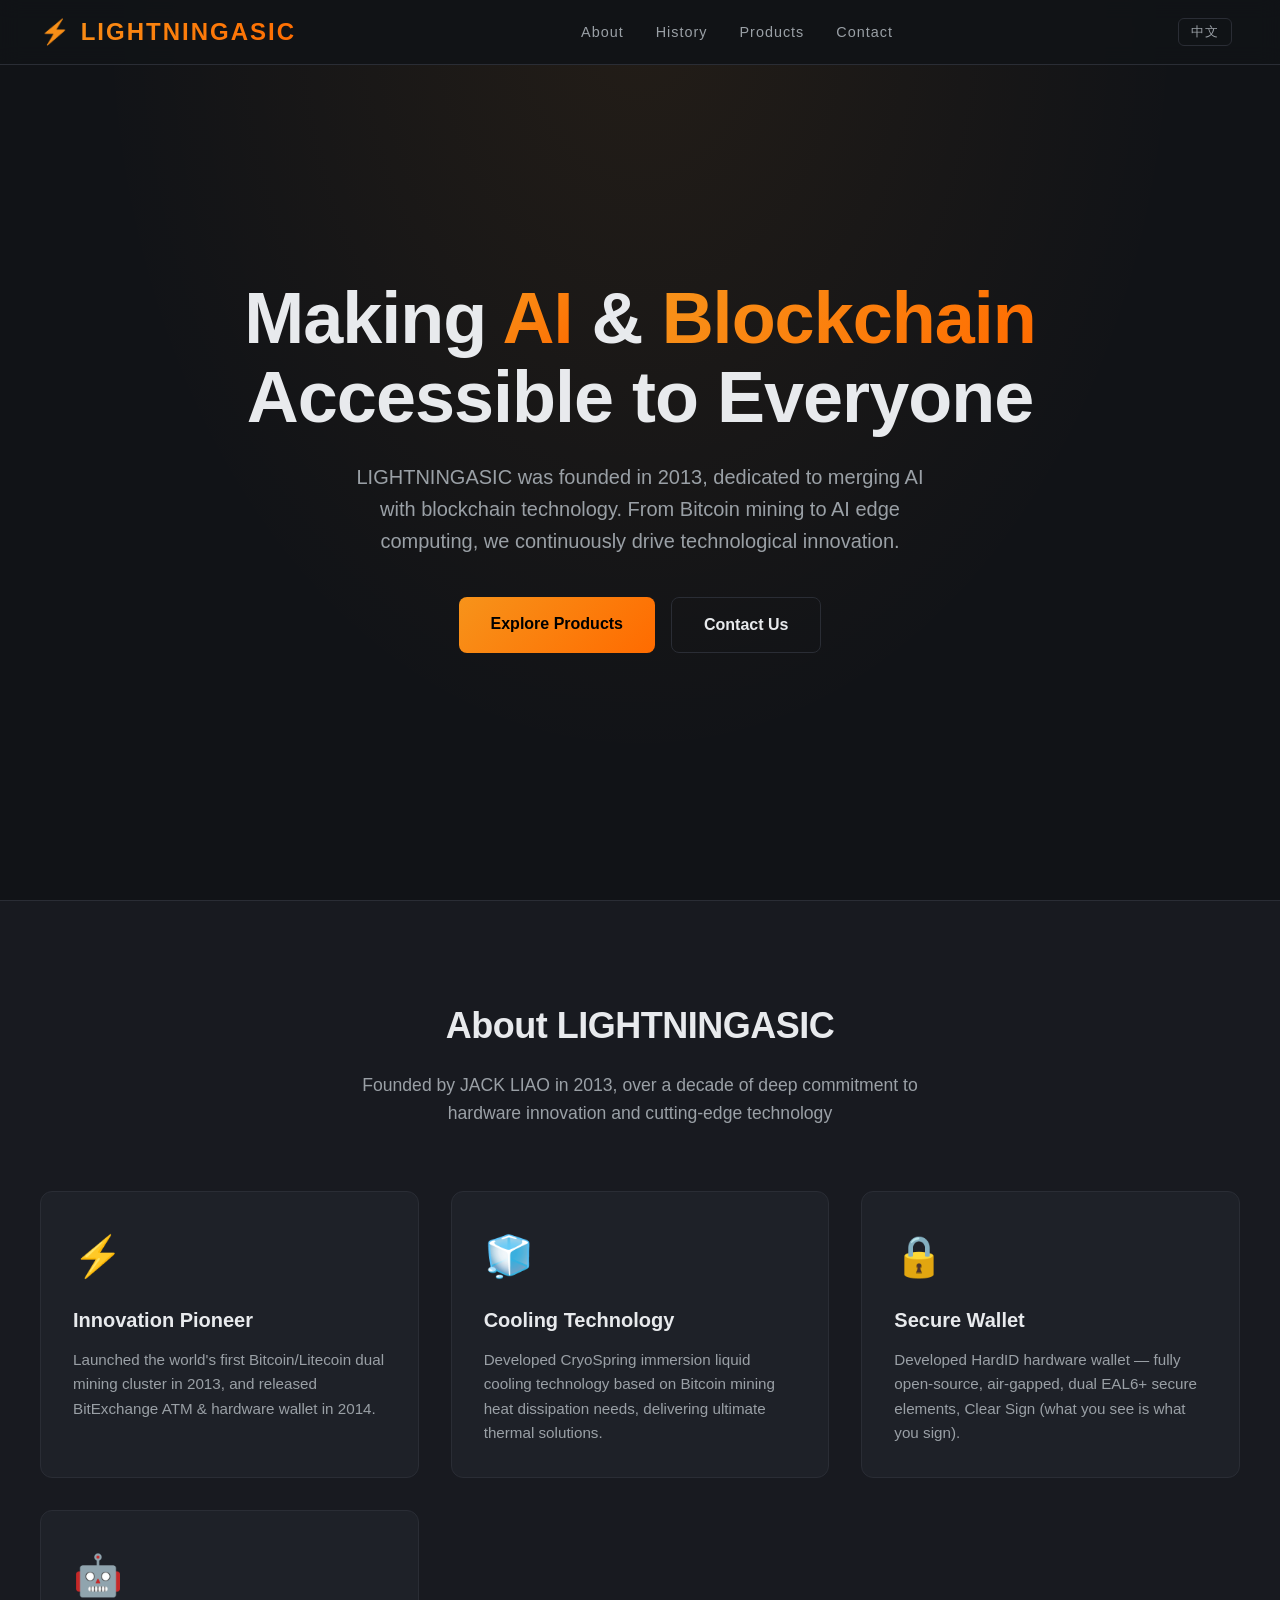
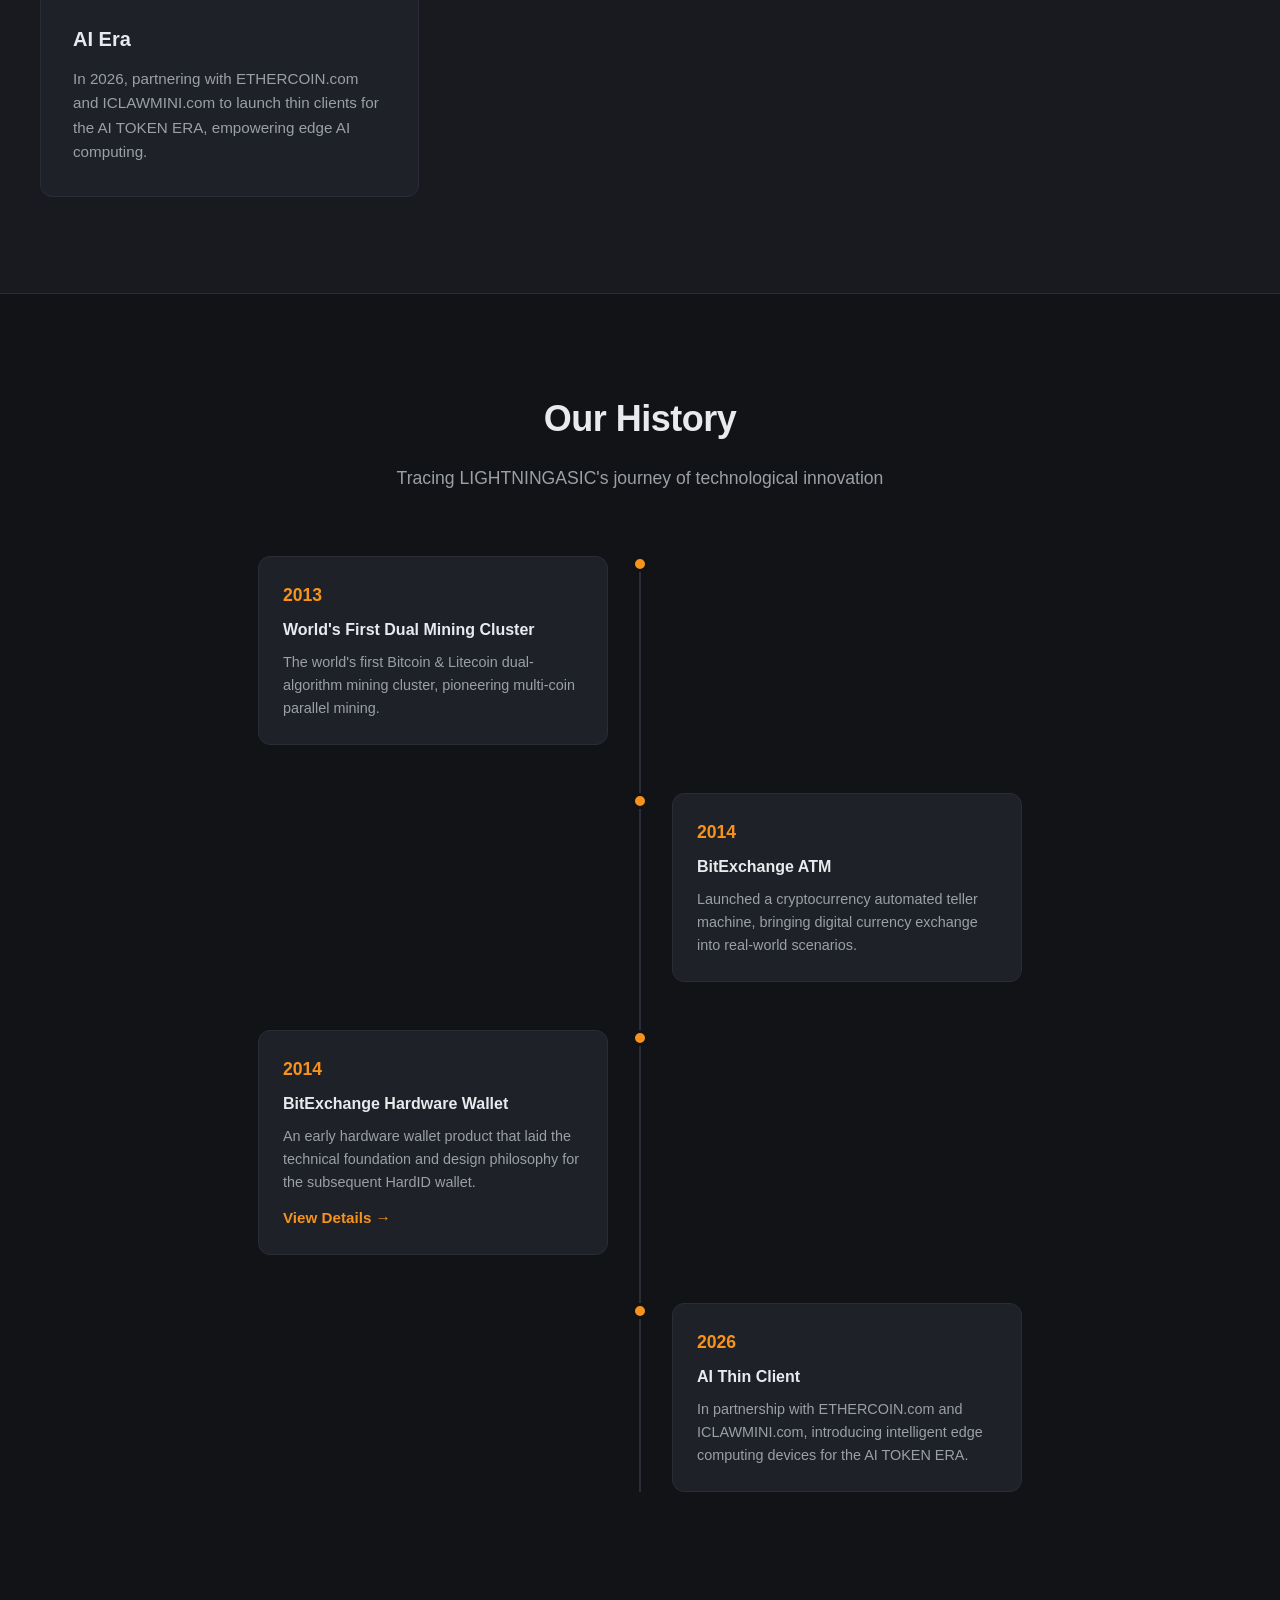
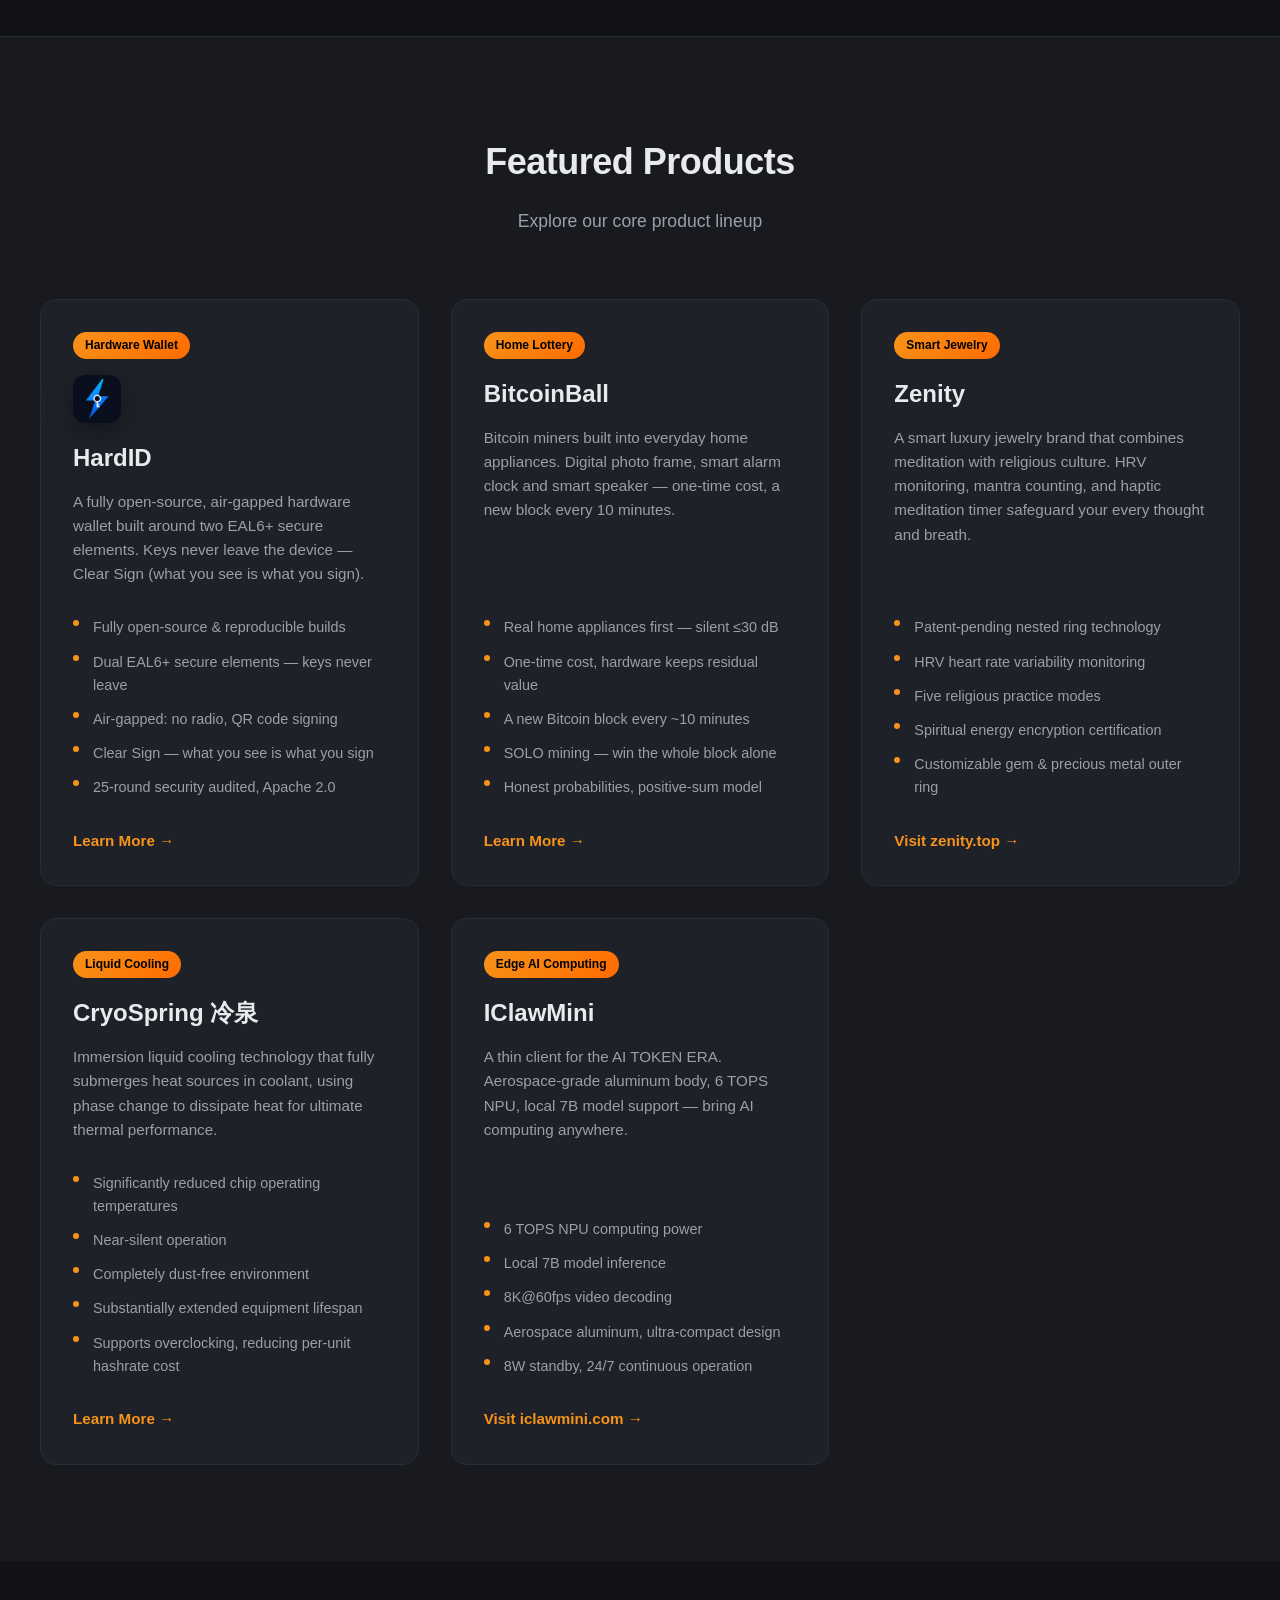
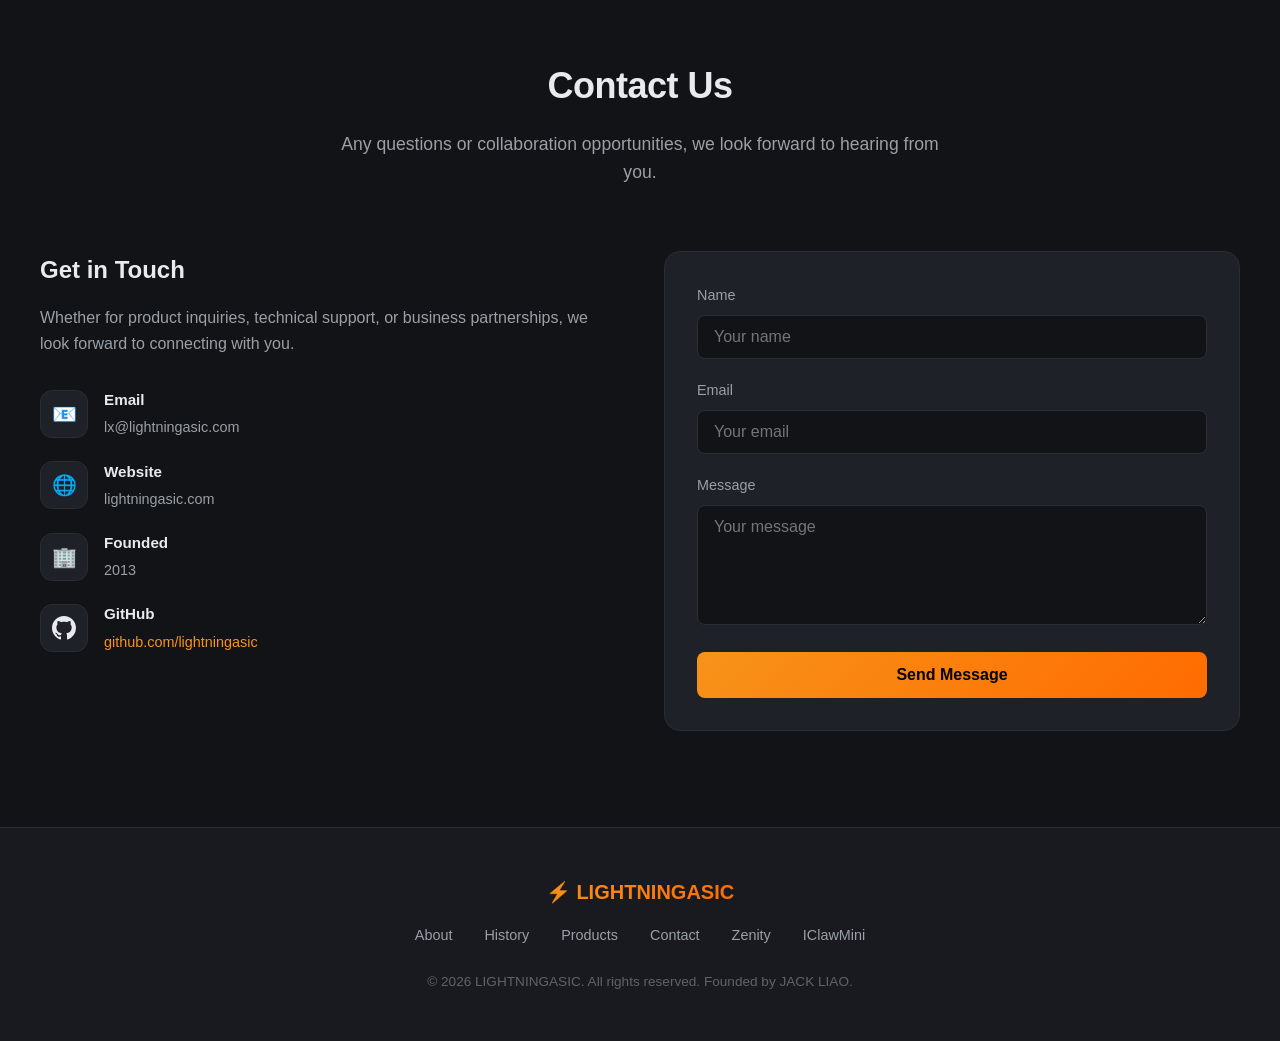
<file: index.html>
<!DOCTYPE html>
<html lang="en">
<head>
  <meta charset="UTF-8">
  <meta name="viewport" content="width=device-width, initial-scale=1.0">
  <title data-i18n="page_title">LIGHTNINGASIC - AI & Blockchain Technology</title>
  <meta name="description" content="LIGHTNINGASIC was founded in 2013 by JACK LIAO. Bitcoin mining hardware, CryoSpring immersion liquid cooling, HardID hardware wallet, and AI edge computing solutions.">
  <meta name="keywords" content="LIGHTNINGASIC, Bitcoin mining, ASIC miner, immersion liquid cooling, CryoSpring, HardID hardware wallet, AI edge computing, blockchain hardware, mining hardware, JACK LIAO">
  <meta name="author" content="LIGHTNINGASIC">
  <meta name="robots" content="index, follow">
  <link rel="canonical" href="https://lightningasic.com/">
  <meta property="og:title" content="LIGHTNINGASIC - AI & Blockchain Technology">
  <meta property="og:description" content="Founded in 2013 by JACK LIAO. World's first Bitcoin/Litecoin dual mining cluster. CryoSpring liquid cooling, HardID hardware wallet, and AI edge computing.">
  <meta property="og:type" content="website">
  <meta property="og:url" content="https://lightningasic.com/">
  <meta property="og:image" content="https://lightningasic.com/og-image.png">
  <meta property="og:site_name" content="LIGHTNINGASIC">
  <meta property="og:locale" content="en_US">
  <meta name="twitter:card" content="summary_large_image">
  <meta name="twitter:title" content="LIGHTNINGASIC - AI & Blockchain Technology">
  <meta name="twitter:description" content="Founded in 2013 by JACK LIAO. Bitcoin mining hardware, CryoSpring liquid cooling, HardID hardware wallet, and AI edge computing.">
  <meta name="twitter:image" content="https://lightningasic.com/og-image.png">
  <link rel="alternate" hreflang="en" href="https://lightningasic.com/">
  <link rel="alternate" hreflang="zh" href="https://lightningasic.com/">
  <link rel="stylesheet" href="css/style.css?v=4">
  <script type="application/ld+json">
  {
    "@context": "https://schema.org",
    "@type": "Organization",
    "name": "LIGHTNINGASIC",
    "url": "https://lightningasic.com",
    "description": "Founded by JACK LIAO in 2013, dedicated to AI and blockchain hardware innovation. Bitcoin mining hardware, CryoSpring liquid cooling, HardID hardware wallet.",
    "foundingDate": "2013",
    "founder": {
      "@type": "Person",
      "name": "JACK LIAO"
    }
  }
  </script>
  <script type="application/ld+json">
  {
    "@context": "https://schema.org",
    "@type": "WebSite",
    "name": "LIGHTNINGASIC",
    "url": "https://lightningasic.com"
  }
  </script>
  <link rel="alternate" type="text/markdown" href="index.md" title="LIGHTNINGASIC Home" markdown="1">
</head>
<body>

  <!-- Navigation -->
  <nav>
    <div class="nav-container">
      <a href="#" class="logo">⚡ LIGHTNINGASIC</a>
      <ul class="nav-links">
        <li><a href="#about" data-i18n="nav_about">About</a></li>
        <li><a href="#history" data-i18n="nav_history">History</a></li>
        <li><a href="#products" data-i18n="nav_products">Products</a></li>
        <li><a href="#contact" data-i18n="nav_contact">Contact</a></li>
      </ul>
      <button class="lang-toggle" data-i18n="lang_toggle" aria-label="Switch language">中文</button>
      <button class="mobile-menu-btn" aria-label="Menu">☰</button>
    </div>
  </nav>

  <!-- Hero Section -->
  <section class="hero" id="home">
    <div class="hero-content fade-in">
      <h1 data-i18n-html="hero_title">Making <span>AI</span> & <span>Blockchain</span><br>Accessible to Everyone</h1>
      <p data-i18n="hero_desc">LIGHTNINGASIC was founded in 2013, dedicated to merging AI with blockchain technology. From Bitcoin mining to AI edge computing, we continuously drive technological innovation.</p>
      <div class="hero-btns">
        <a href="#products" class="btn btn-primary" data-i18n="hero_btn_products">Explore Products</a>
        <a href="#contact" class="btn btn-secondary" data-i18n="hero_btn_contact">Contact Us</a>
      </div>
    </div>
  </section>

  <!-- About Section -->
  <section class="about" id="about">
    <div class="container">
      <div class="section-header fade-in">
        <h2 data-i18n="about_title">About LIGHTNINGASIC</h2>
        <p data-i18n="about_desc">Founded by JACK LIAO in 2013, over a decade of deep commitment to hardware innovation and cutting-edge technology</p>
      </div>
      <div class="about-grid">
        <div class="about-card fade-in">
          <div class="about-icon">⚡</div>
          <h3 data-i18n="about_card1_title">Innovation Pioneer</h3>
          <p data-i18n="about_card1_desc">Launched the world's first Bitcoin/Litecoin dual mining cluster in 2013, and released BitExchange ATM & hardware wallet in 2014.</p>
        </div>
        <div class="about-card fade-in">
          <div class="about-icon">🧊</div>
          <h3 data-i18n="about_card2_title">Cooling Technology</h3>
          <p data-i18n="about_card2_desc">Developed CryoSpring immersion liquid cooling technology based on Bitcoin mining heat dissipation needs, delivering ultimate thermal solutions.</p>
        </div>
        <div class="about-card fade-in">
          <div class="about-icon">🔒</div>
          <h3 data-i18n="about_card3_title">Secure Wallet</h3>
          <p data-i18n="about_card3_desc">Developed HardID hardware wallet — ultra-compact, fully open-source, all signing operations completed on-device, with Clear Sign & air-gap security.</p>
        </div>
        <div class="about-card fade-in">
          <div class="about-icon">🤖</div>
          <h3 data-i18n="about_card4_title">AI Era</h3>
          <p data-i18n="about_card4_desc">In 2026, partnering with ETHERCOIN.com and ICLAWMINI.com to launch thin clients for the AI TOKEN ERA, empowering edge AI computing.</p>
        </div>
      </div>
    </div>
  </section>

  <!-- History Section -->
  <section class="history" id="history">
    <div class="container">
      <div class="section-header fade-in">
        <h2 data-i18n="history_title">Our History</h2>
        <p data-i18n="history_desc">Tracing LIGHTNINGASIC's journey of technological innovation</p>
      </div>
      <div class="timeline">
        <div class="timeline-item fade-in">
          <div class="timeline-dot"></div>
          <div class="timeline-content">
            <h3>2013</h3>
            <h4 data-i18n="timeline_1_h4">World's First Dual Mining Cluster</h4>
            <p data-i18n="timeline_1_desc">The world's first Bitcoin & Litecoin dual-algorithm mining cluster, pioneering multi-coin parallel mining.</p>
          </div>
        </div>
        <div class="timeline-item fade-in">
          <div class="timeline-dot"></div>
          <div class="timeline-content">
            <h3>2014</h3>
            <h4 data-i18n="timeline_2_h4">BitExchange ATM</h4>
            <p data-i18n="timeline_2_desc">Launched a cryptocurrency automated teller machine, bringing digital currency exchange into real-world scenarios.</p>
          </div>
        </div>
        <div class="timeline-item fade-in">
          <div class="timeline-dot"></div>
          <div class="timeline-content">
            <h3>2014</h3>
            <h4 data-i18n="timeline_3_h4">BitExchange Hardware Wallet</h4>
            <p data-i18n="timeline_3_desc">An early hardware wallet product that laid the technical foundation and design philosophy for the subsequent HardID wallet.</p>
            <a href="bitexchange-wallet.html" class="product-link" style="margin-top: 0.75rem; display: inline-block;" data-i18n="timeline_3_link">View Details →</a>
          </div>
        </div>
        <div class="timeline-item fade-in">
          <div class="timeline-dot"></div>
          <div class="timeline-content">
            <h3>2026</h3>
            <h4 data-i18n="timeline_4_h4">AI Thin Client</h4>
            <p data-i18n="timeline_4_desc">In partnership with ETHERCOIN.com and ICLAWMINI.com, introducing intelligent edge computing devices for the AI TOKEN ERA.</p>
          </div>
        </div>
      </div>
    </div>
  </section>

  <!-- Products Section -->
  <section class="products" id="products">
    <div class="container">
      <div class="section-header fade-in">
        <h2 data-i18n="products_title">Featured Products</h2>
        <p data-i18n="products_desc">Explore our core product lineup</p>
      </div>
      <div class="product-grid">

        <!-- HardID -->
        <div class="product-card fade-in">
          <div class="product-badge" data-i18n="product_hardid_badge">Hardware Wallet</div>
          <img src="pic/hardid-logo.png" alt="HardID Hardware Wallet logo" class="product-logo" loading="lazy">
          <h3>HardID</h3>
          <p data-i18n="product_hardid_desc">A fully open-source, air-gapped hardware wallet built around two EAL6+ secure elements. Keys never leave the device — Clear Sign (what you see is what you sign).</p>
          <ul class="product-features" data-i18n-html="product_hardid_features">
            <li>Fully open-source & reproducible builds</li>
            <li>Dual EAL6+ secure elements — keys never leave</li>
            <li>Air-gapped: no radio, QR code signing</li>
            <li>Clear Sign — what you see is what you sign</li>
            <li>25-round security audited, Apache 2.0</li>
          </ul>
          <a href="hardid.html" class="product-link" data-i18n="product_hardid_link">Learn More →</a>
        </div>

        <!-- BitcoinBall -->
        <div class="product-card fade-in">
          <div class="product-badge" data-i18n="product_bitcoinball_badge">Home Lottery</div>
          <h3>BitcoinBall</h3>
          <p data-i18n="product_bitcoinball_desc">Bitcoin miners built into everyday home appliances. Digital photo frame, smart alarm clock and smart speaker — one-time cost, a new block every 10 minutes.</p>
          <ul class="product-features" data-i18n-html="product_bitcoinball_features">
            <li>Real home appliances first — silent ≤30 dB</li>
            <li>One-time cost, hardware keeps residual value</li>
            <li>A new Bitcoin block every ~10 minutes</li>
            <li>SOLO mining — win the whole block alone</li>
            <li>Honest probabilities, positive-sum model</li>
          </ul>
          <a href="bitcoinball.html" class="product-link" data-i18n="product_bitcoinball_link">Learn More →</a>
        </div>

        <!-- Zenity -->
        <div class="product-card fade-in">
          <div class="product-badge" data-i18n="product_zenity_badge">Smart Jewelry</div>
          <h3>Zenity</h3>
          <p data-i18n="product_zenity_desc">A smart luxury jewelry brand that combines meditation with religious culture. HRV monitoring, mantra counting, and haptic meditation timer safeguard your every thought and breath.</p>
          <ul class="product-features" data-i18n-html="product_zenity_features">
            <li>Patent-pending nested ring technology</li>
            <li>HRV heart rate variability monitoring</li>
            <li>Five religious practice modes</li>
            <li>Spiritual energy encryption certification</li>
            <li>Customizable gem & precious metal outer ring</li>
          </ul>
          <a href="https://zenity.top" target="_blank" rel="noopener" class="product-link" data-i18n="product_zenity_link">Visit zenity.top →</a>
        </div>

        <!-- CryoSpring -->
        <div class="product-card fade-in">
          <div class="product-badge" data-i18n="product_cryospring_badge">Liquid Cooling</div>
          <h3>CryoSpring 冷泉</h3>
          <p data-i18n="product_cryospring_desc">Immersion liquid cooling technology that fully submerges heat sources in coolant, using phase change to dissipate heat for ultimate thermal performance.</p>
          <ul class="product-features" data-i18n-html="product_cryospring_features">
            <li>Significantly reduced chip operating temperatures</li>
            <li>Near-silent operation</li>
            <li>Completely dust-free environment</li>
            <li>Substantially extended equipment lifespan</li>
            <li>Supports overclocking, reducing per-unit hashrate cost</li>
          </ul>
          <a href="cryospring.html" class="product-link" data-i18n="product_cryospring_link">Learn More →</a>
        </div>

        <!-- IClawMini -->
        <div class="product-card fade-in">
          <div class="product-badge" data-i18n="product_iclawmini_badge">Edge AI Computing</div>
          <h3>IClawMini</h3>
          <p data-i18n="product_iclawmini_desc">A thin client for the AI TOKEN ERA. Aerospace-grade aluminum body, 6 TOPS NPU, local 7B model support — bring AI computing anywhere.</p>
          <ul class="product-features" data-i18n-html="product_iclawmini_features">
            <li>6 TOPS NPU computing power</li>
            <li>Local 7B model inference</li>
            <li>8K@60fps video decoding</li>
            <li>Aerospace aluminum, ultra-compact design</li>
            <li>8W standby, 24/7 continuous operation</li>
          </ul>
          <a href="https://iclawmini.com" target="_blank" rel="noopener" class="product-link" data-i18n="product_iclawmini_link">Visit iclawmini.com →</a>
        </div>

      </div>
    </div>
  </section>

  <!-- Contact Section -->
  <section class="contact" id="contact">
    <div class="container">
      <div class="section-header fade-in">
        <h2 data-i18n="contact_title">Contact Us</h2>
        <p data-i18n="contact_desc">Any questions or collaboration opportunities, we look forward to hearing from you.</p>
      </div>
      <div class="contact-grid">
        <div class="contact-info fade-in">
          <h3 data-i18n="contact_info_title">Get in Touch</h3>
          <p data-i18n="contact_info_desc">Whether for product inquiries, technical support, or business partnerships, we look forward to connecting with you.</p>
          <div class="contact-item">
            <div class="contact-icon">📧</div>
            <div class="contact-item-text">
              <h4 data-i18n="contact_email_label">Email</h4>
              <p>lx@lightningasic.com</p>
            </div>
          </div>
          <div class="contact-item">
            <div class="contact-icon">🌐</div>
            <div class="contact-item-text">
              <h4 data-i18n="contact_website_label">Website</h4>
              <p>lightningasic.com</p>
            </div>
          </div>
          <div class="contact-item">
            <div class="contact-icon">🏢</div>
            <div class="contact-item-text">
              <h4 data-i18n="contact_founded_label">Founded</h4>
              <p>2013</p>
            </div>
          </div>
          <div class="contact-item">
            <div class="contact-icon"><svg viewBox="0 0 16 16" fill="#e8eaed" width="24" height="24"><path d="M8 0C3.58 0 0 3.58 0 8c0 3.54 2.29 6.53 5.47 7.59.4.07.55-.17.55-.38 0-.19-.01-.82-.01-1.49-2.01.37-2.53-.49-2.69-.94-.09-.23-.48-.94-.82-1.13-.28-.15-.68-.52-.01-.53.63-.01 1.08.58 1.23.82.72 1.21 1.87.87 2.33.66.07-.52.28-.87.51-1.07-1.78-.2-3.64-.89-3.64-3.95 0-.87.31-1.59.82-2.15-.08-.2-.36-1.02.08-2.12 0 0 .67-.21 2.2.82.64-.18 1.32-.27 2-.27.68 0 1.36.09 2 .27 1.53-1.04 2.2-.82 2.2-.82.44 1.1.16 1.92.08 2.12.51.56.82 1.27.82 2.15 0 3.07-1.87 3.75-3.65 3.95.29.25.54.73.54 1.48 0 1.07-.01 1.93-.01 2.2 0 .21.15.46.55.38A8.013 8.013 0 0016 8c0-4.42-3.58-8-8-8z"/></svg></div>
            <div class="contact-item-text">
              <h4 data-i18n="contact_github_label">GitHub</h4>
              <p><a href="https://github.com/lightningasic" target="_blank" rel="noopener" style="color: var(--accent); text-decoration: none;">github.com/lightningasic</a></p>
            </div>
          </div>
        </div>
        <div class="contact-form fade-in">
          <form id="contactForm">
            <div class="form-group">
              <label for="name" data-i18n="form_name">Name</label>
              <input type="text" id="name" name="name" required data-i18n-placeholder="form_name_ph">
            </div>
            <div class="form-group">
              <label for="email" data-i18n="form_email">Email</label>
              <input type="email" id="email" name="email" required data-i18n-placeholder="form_email_ph">
            </div>
            <div class="form-group">
              <label for="message" data-i18n="form_message">Message</label>
              <textarea id="message" name="message" required data-i18n-placeholder="form_message_ph"></textarea>
            </div>
            <button type="submit" class="btn btn-primary" style="width: 100%;" data-i18n="form_submit">Send Message</button>
          </form>
        </div>
      </div>
    </div>
  </section>

  <!-- Footer -->
  <footer>
    <div class="footer-content">
      <div class="footer-logo">⚡ LIGHTNINGASIC</div>
      <div class="footer-links">
        <a href="#about" data-i18n="footer_about">About</a>
        <a href="#history" data-i18n="footer_history">History</a>
        <a href="#products" data-i18n="footer_products">Products</a>
        <a href="#contact" data-i18n="footer_contact">Contact</a>
        <a href="https://zenity.top" target="_blank" rel="noopener">Zenity</a>
        <a href="https://iclawmini.com" target="_blank" rel="noopener">IClawMini</a>
      </div>
      <p class="footer-copy" data-i18n="footer_copyright">© 2026 LIGHTNINGASIC. All rights reserved. Founded by JACK LIAO.</p>
    </div>
  </footer>

  <script src="js/main.js?v=2"></script>
</body>
</html>
</file>
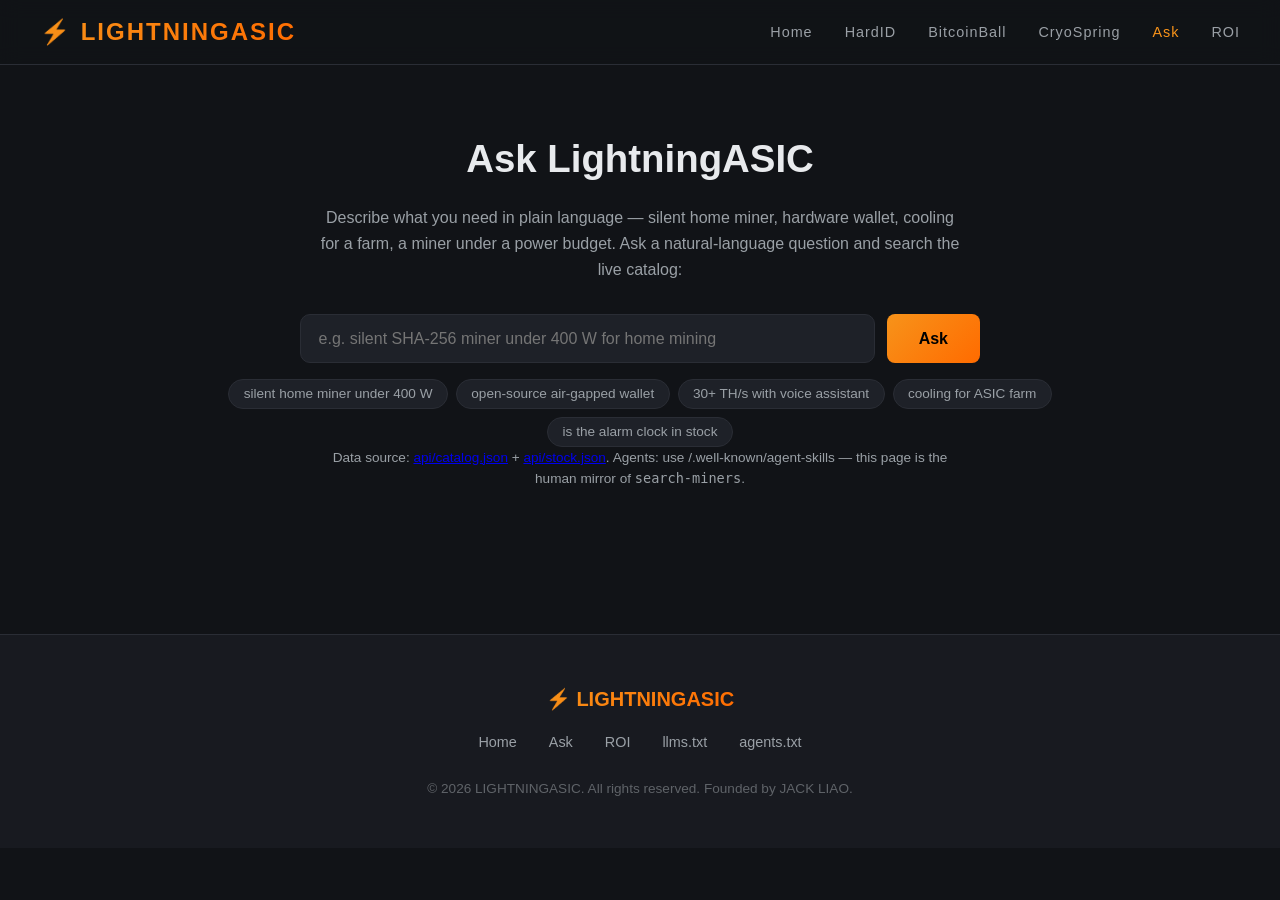
<file: ask.html>
<!DOCTYPE html>
<html lang="en">
<head>
  <meta charset="UTF-8">
  <meta name="viewport" content="width=device-width, initial-scale=1.0">
  <title>Ask LightningASIC — Natural Language Product Search</title>
  <meta name="description" content="Ask LightningASIC any product question in natural language — find mining machines, wallets, cooling systems, availability and ROI by describing what you need.">
  <meta name="robots" content="index, follow">
  <link rel="canonical" href="https://lightningasic.com/ask.html">
  <meta property="og:title" content="Ask LightningASIC">
  <meta property="og:description" content="Natural language search over the LIGHTNINGASIC product catalog.">
  <meta property="og:type" content="website">
  <meta property="og:url" content="https://lightningasic.com/ask.html">
  <link rel="alternate" type="text/markdown" href="ask.md" title="Ask LightningASIC">
  <link rel="stylesheet" href="css/style.css">
  <style>
    .ask-hero { padding: 8rem 1.5rem 3rem; text-align: center; max-width: 880px; margin: 0 auto; }
    .ask-hero h1 { font-size: 2.4rem; margin-bottom: 1rem; }
    .ask-hero p { color: var(--text-secondary); max-width: 640px; margin: 0 auto 2rem; }
    .ask-box { display: flex; gap: 0.75rem; max-width: 680px; margin: 0 auto; }
    .ask-box input {
      flex: 1; padding: 0.9rem 1.1rem; font-size: 1rem; border-radius: 10px;
      border: 1px solid var(--border); background: var(--bg-card); color: var(--text-primary);
    }
    .ask-examples { margin-top: 1rem; display: flex; flex-wrap: wrap; gap: 0.5rem; justify-content: center; }
    .ask-examples button {
      background: var(--bg-card); border: 1px solid var(--border); color: var(--text-secondary);
      padding: 0.4rem 0.9rem; border-radius: 999px; font-size: 0.85rem; cursor: pointer; transition: all .2s;
    }
    .ask-examples button:hover { color: var(--accent); border-color: var(--accent); }
    .results { max-width: 880px; margin: 2.5rem auto 4rem; padding: 0 1.5rem; }
    .result-card { background: var(--bg-card); border: 1px solid var(--border); border-radius: 14px; padding: 1.4rem 1.6rem; margin-bottom: 1.25rem; }
    .result-card h3 { margin-bottom: 0.5rem; display: flex; align-items: center; gap: 0.75rem; flex-wrap: wrap; }
    .result-card .tag { font-size: 0.75rem; background: rgba(0,150,255,.12); color: var(--accent); padding: .15rem .6rem; border-radius: 999px; }
    .result-card table { width: 100%; border-collapse: collapse; margin-top: 0.75rem; }
    .result-card td { padding: 0.4rem 0; border-bottom: 1px solid var(--border); font-size: 0.92rem; }
    .result-card td:first-child { color: var(--text-secondary); width: 34%; }
    .empty { text-align: center; color: var(--text-secondary); padding: 2rem; }
    .note { font-size: 0.85rem; color: var(--text-secondary); text-align: center; margin-top: 1.5rem; }
  </style>
</head>
<body>
  <nav>
    <div class="nav-container">
      <a href="index.html" class="logo">⚡ LIGHTNINGASIC</a>
      <ul class="nav-links">
        <li><a href="index.html">Home</a></li>
        <li><a href="hardid.html">HardID</a></li>
        <li><a href="bitcoinball.html">BitcoinBall</a></li>
        <li><a href="cryospring.html">CryoSpring</a></li>
        <li><a href="ask.html" style="color: var(--accent);">Ask</a></li>
        <li><a href="roi.html">ROI</a></li>
      </ul>
    </div>
  </nav>

  <section class="ask-hero">
    <h1>Ask LightningASIC</h1>
    <p>Describe what you need in plain language — silent home miner, hardware wallet, cooling for a farm, a miner under a power budget. Ask a natural-language question and search the live catalog:</p>
    <div class="ask-box">
      <input id="q" type="text" placeholder="e.g. silent SHA-256 miner under 400 W for home mining" autocomplete="off">
      <button class="btn btn-primary" onclick="ask()">Ask</button>
    </div>
    <div class="ask-examples">
      <button onclick="setQ('silent home miner under 400 W')">silent home miner under 400 W</button>
      <button onclick="setQ('open source hardware wallet air gapped')">open-source air-gapped wallet</button>
      <button onclick="setQ('30+ TH/s with voice assistant')">30+ TH/s with voice assistant</button>
      <button onclick="setQ('cooling for asic miners overclock')">cooling for ASIC farm</button>
      <button onclick="setQ('is the alarm clock in stock')">is the alarm clock in stock</button>
    </div>
    <p class="note">Data source: <a href="api/catalog.json">api/catalog.json</a> + <a href="api/stock.json">api/stock.json</a>. Agents: use /.well-known/agent-skills — this page is the human mirror of <code>search-miners</code>.</p>
  </section>

  <div class="results" id="results"></div>

  <footer>
    <div class="footer-content">
      <div class="footer-logo">⚡ LIGHTNINGASIC</div>
      <div class="footer-links">
        <a href="index.html">Home</a>
        <a href="ask.html">Ask</a>
        <a href="roi.html">ROI</a>
        <a href="llms.txt">llms.txt</a>
        <a href="agents.txt">agents.txt</a>
      </div>
      <p class="footer-copy">© 2026 LIGHTNINGASIC. All rights reserved. Founded by JACK LIAO.</p>
    </div>
  </footer>
  <script src="js/ask.js?v=1"></script>
</body>
</html>
</file>
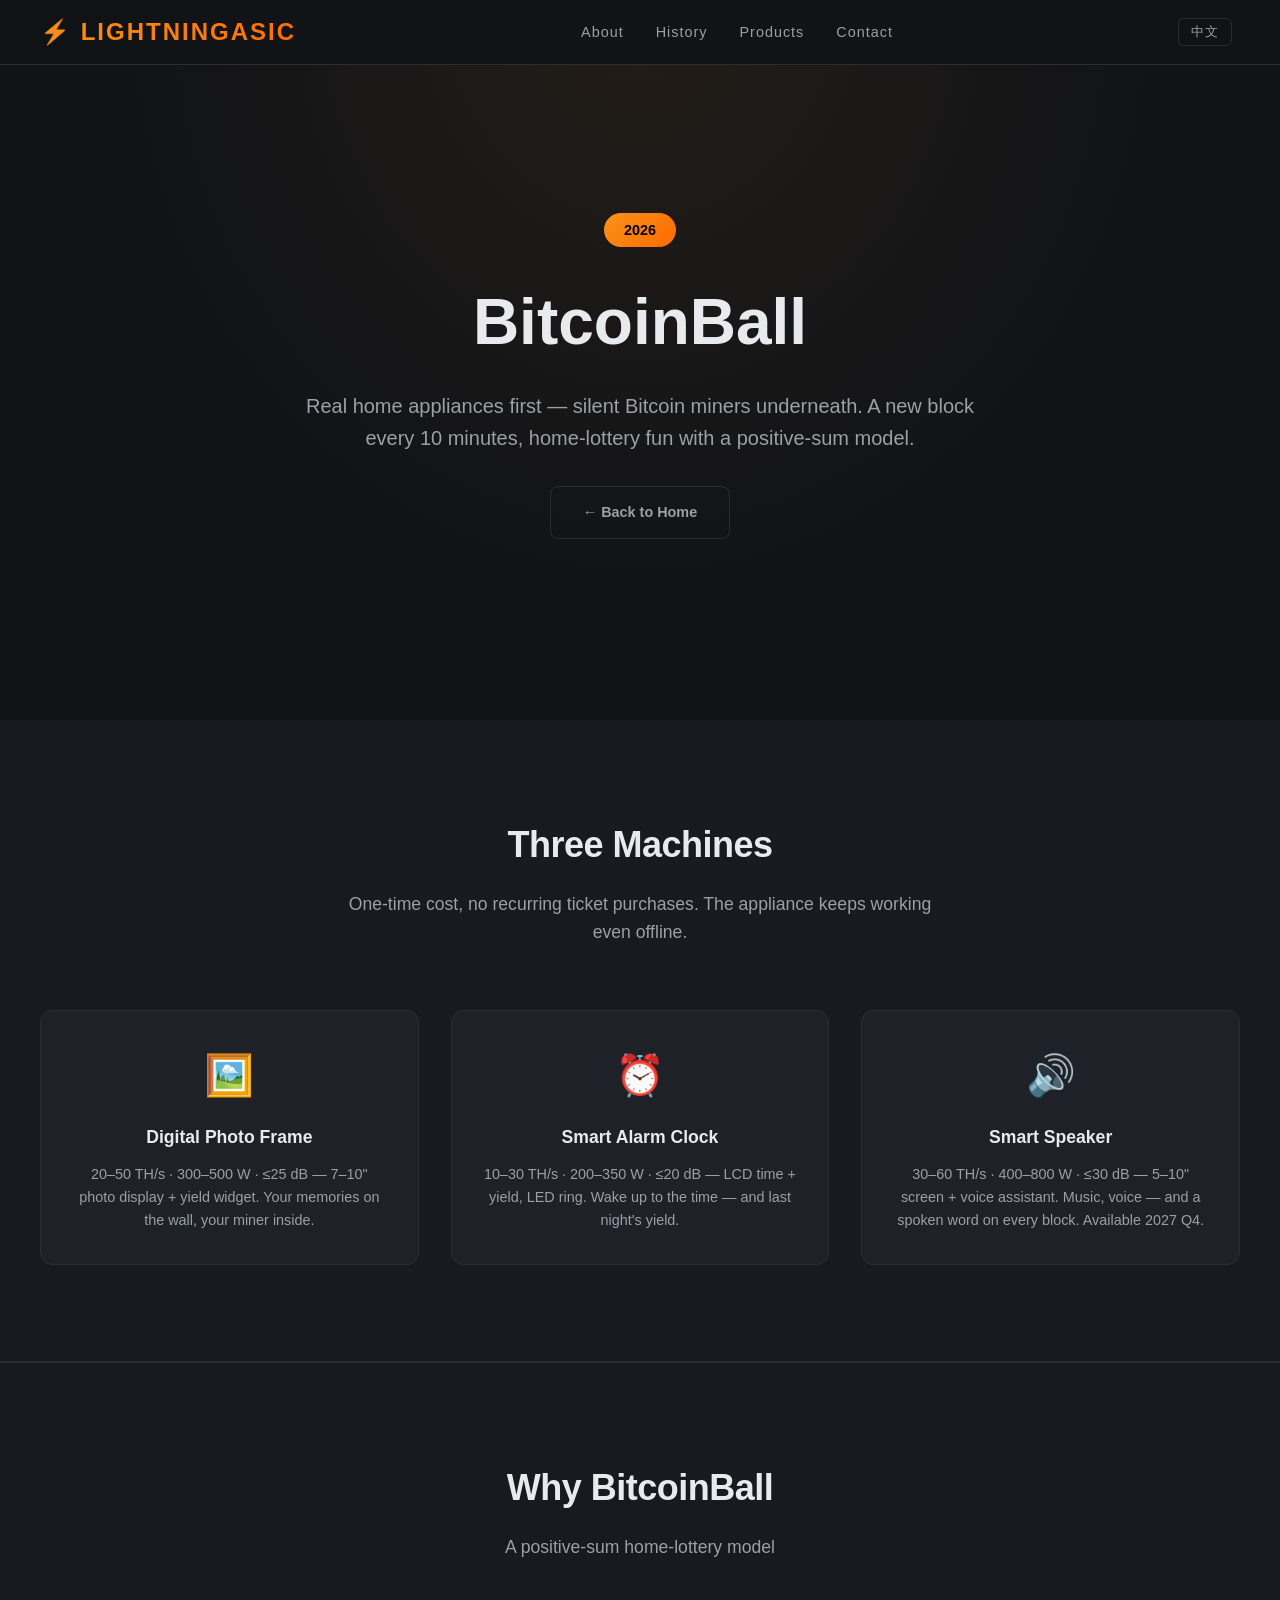
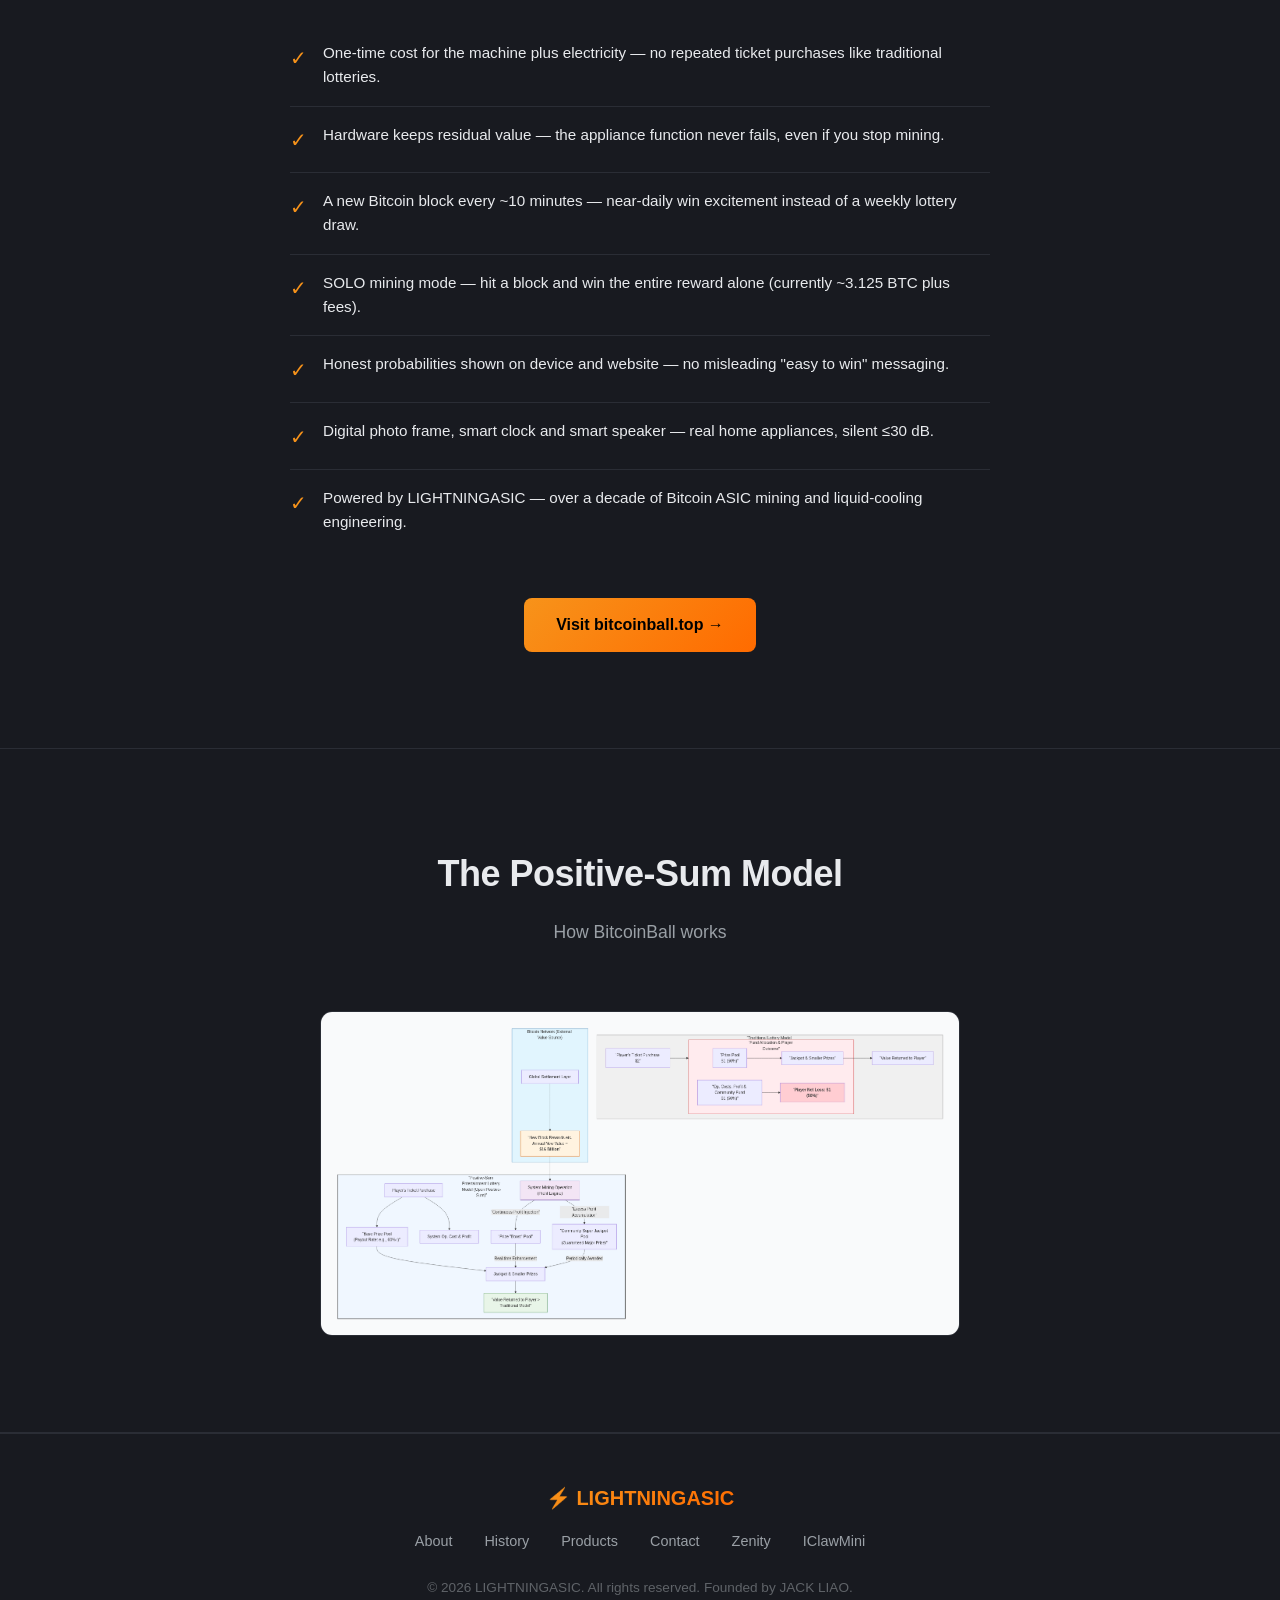
<file: bitcoinball.html>
<!DOCTYPE html>
<html lang="en">
<head>
  <meta charset="UTF-8">
  <meta name="viewport" content="width=device-width, initial-scale=1.0">
  <title data-i18n="page_title">BitcoinBall - Home Lottery Machines | LIGHTNINGASIC</title>
  <meta name="description" content="BitcoinBall by LIGHTNINGASIC — Bitcoin miners built into everyday home appliances. Digital photo frame, smart alarm clock and smart speaker. One-time cost, a new block every 10 minutes, home-lottery fun.">
  <meta name="keywords" content="BitcoinBall, Bitcoin miner, home mining, lottery, digital photo frame, smart clock, smart speaker, positive-sum, LIGHTNINGASIC, SOLO mining">
  <meta name="robots" content="index, follow">
  <link rel="canonical" href="https://lightningasic.com/bitcoinball.html">
  <meta property="og:title" content="BitcoinBall - Home Lottery Machines | LIGHTNINGASIC">
  <meta property="og:description" content="Bitcoin miners built into everyday home appliances — digital photo frame, smart alarm clock and smart speaker. One-time cost, a new block every 10 minutes.">
  <meta property="og:type" content="product">
  <meta property="og:url" content="https://lightningasic.com/bitcoinball.html">
  <meta property="og:image" content="https://lightningasic.com/pic/bitcoinball-system.png">
  <meta property="og:site_name" content="LIGHTNINGASIC">
  <meta property="og:locale" content="en_US">
  <meta name="twitter:card" content="summary_large_image">
  <meta name="twitter:title" content="BitcoinBall - Home Lottery Machines | LIGHTNINGASIC">
  <meta name="twitter:description" content="Bitcoin miners built into everyday home appliances. One-time cost, a new block every 10 minutes, home-lottery fun.">
  <meta name="twitter:image" content="https://lightningasic.com/pic/bitcoinball-system.png">
  <link rel="stylesheet" href="css/style.css">
  <script type="application/ld+json">
  {
    "@context": "https://schema.org",
    "@type": "Product",
    "name": "BitcoinBall Home Lottery Machines",
    "url": "https://lightningasic.com/bitcoinball.html",
    "image": "https://lightningasic.com/pic/bitcoinball-system.png",
    "description": "Bitcoin miners built into everyday home appliances. Digital photo frame (20-50 TH/s), smart alarm clock (10-30 TH/s), smart speaker (30-60 TH/s). One-time cost with appliance residual value.",
    "brand": {
      "@type": "Brand",
      "name": "LIGHTNINGASIC"
    },
    "category": "Home Bitcoin Mining Appliance"
  }
  </script>
  <style>
    .product-detail-hero {
      min-height: 80vh;
      display: flex;
      align-items: center;
      justify-content: center;
      text-align: center;
      padding: 8rem 2rem 4rem;
      background: radial-gradient(ellipse at center top, rgba(247, 147, 26, 0.08) 0%, transparent 60%);
    }
    .product-detail-hero h1 {
      font-size: clamp(2.5rem, 5vw, 4rem);
      font-weight: 800;
      margin-bottom: 1rem;
    }
    .product-detail-hero .subtitle {
      font-size: 1.25rem;
      color: var(--text-secondary);
      margin-bottom: 2rem;
      max-width: 720px;
      margin-left: auto;
      margin-right: auto;
    }
    .product-detail-hero .year-badge {
      display: inline-block;
      background: linear-gradient(135deg, var(--gradient-start), var(--gradient-end));
      color: #000;
      padding: 0.35rem 1.25rem;
      border-radius: 20px;
      font-size: 0.9rem;
      font-weight: 700;
      margin-bottom: 1.5rem;
    }
    .specs-grid {
      display: grid;
      grid-template-columns: repeat(auto-fit, minmax(280px, 1fr));
      gap: 2rem;
      margin-top: 3rem;
    }
    .spec-card {
      background: var(--bg-card);
      border: 1px solid var(--border);
      border-radius: 12px;
      padding: 2rem;
      text-align: center;
      transition: border-color 0.3s, transform 0.3s;
    }
    .spec-card:hover {
      border-color: var(--accent);
      transform: translateY(-4px);
    }
    .spec-card .spec-icon {
      font-size: 2.5rem;
      margin-bottom: 1rem;
    }
    .spec-card h3 {
      font-size: 1.1rem;
      margin-bottom: 0.75rem;
    }
    .spec-card p {
      color: var(--text-secondary);
      font-size: 0.9rem;
    }
    .feature-list {
      max-width: 700px;
      margin: 3rem auto 0;
    }
    .feature-list .feature-item {
      display: flex;
      align-items: flex-start;
      gap: 1rem;
      padding: 1rem 0;
      border-bottom: 1px solid var(--border);
    }
    .feature-list .feature-item:last-child {
      border-bottom: none;
    }
    .feature-item .check {
      color: var(--accent);
      font-size: 1.25rem;
      flex-shrink: 0;
      margin-top: 0.1rem;
    }
    .feature-item div[data-i18n] {
      color: var(--text-primary);
      font-size: 0.95rem;
    }
    .image-gallery {
      display: flex;
      justify-content: center;
      flex-wrap: wrap;
      gap: 1.5rem;
      margin-top: 3rem;
    }
    .image-gallery img {
      max-width: 640px;
      width: 100%;
      border-radius: 12px;
      border: 1px solid var(--border);
      background: var(--bg-card);
    }
    .back-link {
      display: inline-flex;
      align-items: center;
      gap: 0.5rem;
      color: var(--text-secondary);
      text-decoration: none;
      font-size: 0.9rem;
      margin-bottom: 2rem;
      transition: color 0.3s;
    }
    .back-link:hover {
      color: var(--accent);
    }
    @media (max-width: 768px) {
      .product-detail-hero {
        padding: 6rem 1.5rem 3rem;
      }
    }
  </style>
  <link rel="alternate" type="text/markdown" href="bitcoinball.md" title="BITCOINBALL" markdown="1">
</head>
<body>
  <nav>
    <div class="nav-container">
      <a href="index.html" class="logo">⚡ LIGHTNINGASIC</a>
      <ul class="nav-links">
        <li><a href="index.html#about" data-i18n="nav_about">About</a></li>
        <li><a href="index.html#history" data-i18n="nav_history">History</a></li>
        <li><a href="index.html#products" data-i18n="nav_products">Products</a></li>
        <li><a href="index.html#contact" data-i18n="nav_contact">Contact</a></li>
      </ul>
      <button class="lang-toggle" data-i18n="lang_toggle" aria-label="Switch language">中文</button>
      <button class="mobile-menu-btn" aria-label="Menu">☰</button>
    </div>
  </nav>

  <section class="product-detail-hero">
    <div class="hero-content fade-in">
      <div class="year-badge">2026</div>
      <h1 data-i18n="bb_title">BitcoinBall</h1>
      <p class="subtitle" data-i18n="bb_subtitle">Real home appliances first — silent Bitcoin miners underneath. A new block every 10 minutes, home-lottery fun with a positive-sum model.</p>
      <a href="index.html" class="btn btn-secondary back-link" data-i18n="back_home">← Back to Home</a>
    </div>
  </section>

  <section class="about" style="border-top: none;">
    <div class="container">
      <div class="section-header fade-in">
        <h2 data-i18n="specs_title">Three Machines</h2>
        <p data-i18n="specs_desc">One-time cost, no recurring ticket purchases. The appliance keeps working even offline.</p>
      </div>
      <div class="specs-grid fade-in">
        <div class="spec-card">
          <div class="spec-icon">🖼️</div>
          <h3 data-i18n="spec_frame_title">Digital Photo Frame</h3>
          <p data-i18n="spec_frame_desc">20–50 TH/s · 300–500 W · ≤25 dB<br>7–10" photo display + yield widget. Your memories on the wall, your miner inside.</p>
        </div>
        <div class="spec-card">
          <div class="spec-icon">⏰</div>
          <h3 data-i18n="spec_clock_title">Smart Alarm Clock</h3>
          <p data-i18n="spec_clock_desc">10–30 TH/s · 200–350 W · ≤20 dB<br>LCD time + yield, LED ring. Wake up to the time — and last night's yield.</p>
        </div>
        <div class="spec-card">
          <div class="spec-icon">🔊</div>
          <h3 data-i18n="spec_speaker_title">Smart Speaker</h3>
          <p data-i18n="spec_speaker_desc">30–60 TH/s · 400–800 W · ≤30 dB<br>5–10" screen + voice assistant. Music, voice — and a spoken word on every block. Available 2027 Q4.</p>
        </div>
      </div>
    </div>
  </section>

  <section class="products" style="border-top: 1px solid var(--border);">
    <div class="container">
      <div class="section-header fade-in">
        <h2 data-i18n="features_title">Why BitcoinBall</h2>
        <p data-i18n="features_desc">A positive-sum home-lottery model</p>
      </div>
      <div class="feature-list fade-in">
        <div class="feature-item">
          <div class="check">✓</div>
          <div>
            <div data-i18n="feat1">One-time cost for the machine plus electricity — no repeated ticket purchases like traditional lotteries.</div>
          </div>
        </div>
        <div class="feature-item">
          <div class="check">✓</div>
          <div>
            <div data-i18n="feat2">Hardware keeps residual value — the appliance function never fails, even if you stop mining.</div>
          </div>
        </div>
        <div class="feature-item">
          <div class="check">✓</div>
          <div>
            <div data-i18n="feat3">A new Bitcoin block every ~10 minutes — near-daily win excitement instead of a weekly lottery draw.</div>
          </div>
        </div>
        <div class="feature-item">
          <div class="check">✓</div>
          <div>
            <div data-i18n="feat4">SOLO mining mode — hit a block and win the entire reward alone (currently ~3.125 BTC plus fees).</div>
          </div>
        </div>
        <div class="feature-item">
          <div class="check">✓</div>
          <div>
            <div data-i18n="feat5">Honest probabilities shown on device and website — no misleading "easy to win" messaging.</div>
          </div>
        </div>
        <div class="feature-item">
          <div class="check">✓</div>
          <div>
            <div data-i18n="feat6">Digital photo frame, smart clock and smart speaker — real home appliances, silent ≤30 dB.</div>
          </div>
        </div>
        <div class="feature-item">
          <div class="check">✓</div>
          <div>
            <div data-i18n="feat7">Powered by LIGHTNINGASIC — over a decade of Bitcoin ASIC mining and liquid-cooling engineering.</div>
          </div>
        </div>
      </div>
      <div style="text-align: center; margin-top: 3rem;">
        <a href="https://bitcoinball.top" target="_blank" rel="noopener" class="btn btn-primary" data-i18n="bb_link">Visit bitcoinball.top →</a>
      </div>
    </div>
  </section>

  <section class="about" style="border-top: 1px solid var(--border);">
    <div class="container">
      <div class="section-header fade-in">
        <h2 data-i18n="gallery_title">The Positive-Sum Model</h2>
        <p data-i18n="gallery_desc">How BitcoinBall works</p>
      </div>
      <div class="image-gallery fade-in">
        <img src="pic/bitcoinball-system.png" alt="BitcoinBall Positive-Sum System">
      </div>
    </div>
  </section>

  <footer>
    <div class="footer-content">
      <div class="footer-logo">⚡ LIGHTNINGASIC</div>
      <div class="footer-links">
        <a href="index.html#about" data-i18n="footer_about">About</a>
        <a href="index.html#history" data-i18n="footer_history">History</a>
        <a href="index.html#products" data-i18n="footer_products">Products</a>
        <a href="index.html#contact" data-i18n="footer_contact">Contact</a>
        <a href="https://zenity.top" target="_blank" rel="noopener">Zenity</a>
        <a href="https://iclawmini.com" target="_blank" rel="noopener">IClawMini</a>
      </div>
      <p class="footer-copy" data-i18n="footer_copyright">© 2026 LIGHTNINGASIC. All rights reserved. Founded by JACK LIAO.</p>
    </div>
  </footer>

  <script>
    const translations = {
      en: {
        lang_toggle: '中文',
        page_title: 'BitcoinBall - Home Lottery Machines | LIGHTNINGASIC',
        meta_desc: 'BitcoinBall by LIGHTNINGASIC — Bitcoin miners built into everyday home appliances. Digital photo frame, smart alarm clock and smart speaker. One-time cost, a new block every 10 minutes, home-lottery fun.',
        og_title: 'BitcoinBall - Home Lottery Machines | LIGHTNINGASIC',
        og_desc: 'Bitcoin miners built into everyday home appliances — digital photo frame, smart alarm clock and smart speaker. One-time cost, a new block every 10 minutes.',
        twitter_title: 'BitcoinBall - Home Lottery Machines | LIGHTNINGASIC',
        twitter_desc: 'Bitcoin miners built into everyday home appliances. One-time cost, a new block every 10 minutes, home-lottery fun.',
        nav_about: 'About',
        nav_history: 'History',
        nav_products: 'Products',
        nav_contact: 'Contact',
        bb_title: 'BitcoinBall',
        bb_subtitle: 'Real home appliances first — silent Bitcoin miners underneath. A new block every 10 minutes, home-lottery fun with a positive-sum model.',
        back_home: '← Back to Home',
        specs_title: 'Three Machines',
        specs_desc: 'One-time cost, no recurring ticket purchases. The appliance keeps working even offline.',
        spec_frame_title: 'Digital Photo Frame',
        spec_frame_desc: '20–50 TH/s · 300–500 W · ≤25 dB — 7–10" photo display + yield widget. Your memories on the wall, your miner inside.',
        spec_clock_title: 'Smart Alarm Clock',
        spec_clock_desc: '10–30 TH/s · 200–350 W · ≤20 dB — LCD time + yield, LED ring. Wake up to the time — and last night\'s yield.',
        spec_speaker_title: 'Smart Speaker',
        spec_speaker_desc: '30–60 TH/s · 400–800 W · ≤30 dB — 5–10" screen + voice assistant. Music, voice — and a spoken word on every block. Available 2027 Q4.',
        features_title: 'Why BitcoinBall',
        features_desc: 'A positive-sum home-lottery model',
        feat1: 'One-time cost for the machine plus electricity — no repeated ticket purchases like traditional lotteries.',
        feat2: 'Hardware keeps residual value — the appliance function never fails, even if you stop mining.',
        feat3: 'A new Bitcoin block every ~10 minutes — near-daily win excitement instead of a weekly lottery draw.',
        feat4: 'SOLO mining mode — hit a block and win the entire reward alone (currently ~3.125 BTC plus fees).',
        feat5: 'Honest probabilities shown on device and website — no misleading "easy to win" messaging.',
        feat6: 'Digital photo frame, smart clock and smart speaker — real home appliances, silent ≤30 dB.',
        feat7: 'Powered by LIGHTNINGASIC — over a decade of Bitcoin ASIC mining and liquid-cooling engineering.',
        bb_link: 'Visit bitcoinball.top →',
        gallery_title: 'The Positive-Sum Model',
        gallery_desc: 'How BitcoinBall works',
        footer_about: 'About',
        footer_history: 'History',
        footer_products: 'Products',
        footer_contact: 'Contact',
        footer_copyright: '© 2026 LIGHTNINGASIC. All rights reserved. Founded by JACK LIAO.',
      },
      zh: {
        lang_toggle: 'English',
        page_title: 'BitcoinBall 家用彩票矿机 | LIGHTNINGASIC',
        meta_desc: 'LIGHTNINGASIC 出品的 BitcoinBall——把比特币矿机融入日常家电。数码相框、智能闹钟、带屏智能音箱。一次性投入，每 10 分钟一个新区块，正和系统家庭彩票。',
        og_title: 'BitcoinBall 家用彩票矿机 | LIGHTNINGASIC',
        og_desc: '把比特币矿机融入日常家电——数码相框、智能闹钟、带屏智能音箱。一次性投入，每 10 分钟一个新区块。',
        twitter_title: 'BitcoinBall 家用彩票矿机 | LIGHTNINGASIC',
        twitter_desc: '把比特币矿机融入日常家电。一次性投入，每 10 分钟一个新区块。',
        nav_about: '介绍',
        nav_history: '历史产品',
        nav_products: '热销产品',
        nav_contact: '联络',
        bb_title: 'BitcoinBall',
        bb_subtitle: '首先是真实的家电，里面是静音的比特币矿机。每 10 分钟一个新区块，正和系统的家庭彩票乐趣。',
        back_home: '← 返回首页',
        specs_title: '三款机型',
        specs_desc: '一次性投入，无持续性购票支出。即使断网，家电功能照常可用。',
        spec_frame_title: '数码相框款',
        spec_frame_desc: '20–50 TH/s · 300–500 W · ≤25 dB — 7–10 寸相框 + 收益小组件。墙上是你的回忆，里面是你的矿机。',
        spec_clock_title: '智能闹钟款',
        spec_clock_desc: '10–30 TH/s · 200–350 W · ≤20 dB — LCD 时间 + 收益，LED 灯环。醒来看到时间，还有昨晚的收益。',
        spec_speaker_title: '带屏智能音箱款',
        spec_speaker_desc: '30–60 TH/s · 400–800 W · ≤30 dB — 5–10 寸屏幕 + 语音助手。音乐、语音，还有每个区块的播报。2027 Q4 上市。',
        features_title: '为什么选择 BitcoinBall',
        features_desc: '正和系统的家庭彩票模型',
        feat1: '一次性购买机器 + 电费，不像传统彩票每张票都是重复消费。',
        feat2: '硬件有残值，即使不再挖矿，家电功能永不失效。',
        feat3: '比特币每约 10 分钟出一个新区块——接近每天都有开奖期待，而非一周一次。',
        feat4: 'SOLO 挖矿模式——挖中即独享整块奖励（当前约 3.125 BTC + 手续费）。',
        feat5: '设备与网站如实展示概率，绝不暗示"容易中"。',
        feat6: '数码相框、智能闹钟、带屏音箱——真实家电，静音 ≤30 dB。',
        feat7: 'LIGHTNINGASIC 出品——十余年比特币 ASIC 矿机与液冷工程积累。',
        bb_link: '访问 bitcoinball.top →',
        gallery_title: '正和系统模型',
        gallery_desc: 'BitcoinBall 的工作原理',
        footer_about: '介绍',
        footer_history: '历史产品',
        footer_products: '热销产品',
        footer_contact: '联络',
        footer_copyright: '© 2026 LIGHTNINGASIC. All rights reserved. Founded by JACK LIAO.',
      }
    };

    let currentLang = 'en';

    function setLanguage(lang) {
      currentLang = lang;
      const t = translations[lang];
      document.documentElement.lang = lang;
      document.title = t.page_title;
      document.querySelectorAll('[data-i18n]').forEach(el => {
        const key = el.dataset.i18n;
        if (t[key] !== undefined) {
          if (el.tagName === 'INPUT' || el.tagName === 'TEXTAREA') {
            el.value = t[key];
          } else {
            el.textContent = t[key];
          }
        }
      });

      const metaDesc = document.querySelector('meta[name="description"]');
      if (metaDesc && t.meta_desc) metaDesc.setAttribute('content', t.meta_desc);
      const ogTitle = document.querySelector('meta[property="og:title"]');
      if (ogTitle && t.og_title) ogTitle.setAttribute('content', t.og_title);
      const ogDesc = document.querySelector('meta[property="og:description"]');
      if (ogDesc && t.og_desc) ogDesc.setAttribute('content', t.og_desc);
      const twTitle = document.querySelector('meta[name="twitter:title"]');
      if (twTitle && t.twitter_title) twTitle.setAttribute('content', t.twitter_title);
      const twDesc = document.querySelector('meta[name="twitter:description"]');
      if (twDesc && t.twitter_desc) twDesc.setAttribute('content', t.twitter_desc);
      const ogLocale = document.querySelector('meta[property="og:locale"]');
      if (ogLocale) ogLocale.setAttribute('content', lang === 'en' ? 'en_US' : 'zh_CN');

      localStorage.setItem('lang', lang);
    }

    function toggleLanguage() {
      setLanguage(currentLang === 'en' ? 'zh' : 'en');
    }

    document.addEventListener('DOMContentLoaded', () => {
      const savedLang = localStorage.getItem('lang') || 'en';
      setLanguage(savedLang);

      document.querySelector('.lang-toggle').addEventListener('click', toggleLanguage);

      const menuBtn = document.querySelector('.mobile-menu-btn');
      const navLinks = document.querySelector('.nav-links');
      menuBtn.addEventListener('click', () => {
        navLinks.classList.toggle('active');
        menuBtn.textContent = navLinks.classList.contains('active') ? '×' : '☰';
      });
      document.querySelectorAll('.nav-links a').forEach(link => {
        link.addEventListener('click', () => {
          navLinks.classList.remove('active');
          menuBtn.textContent = '☰';
        });
      });

      const observer = new IntersectionObserver((entries) => {
        entries.forEach(entry => {
          if (entry.isIntersecting) {
            entry.target.classList.add('visible');
          }
        });
      }, { threshold: 0.1 });
      document.querySelectorAll('.fade-in').forEach(el => observer.observe(el));
    });
  </script>
</body>
</html>
</file>
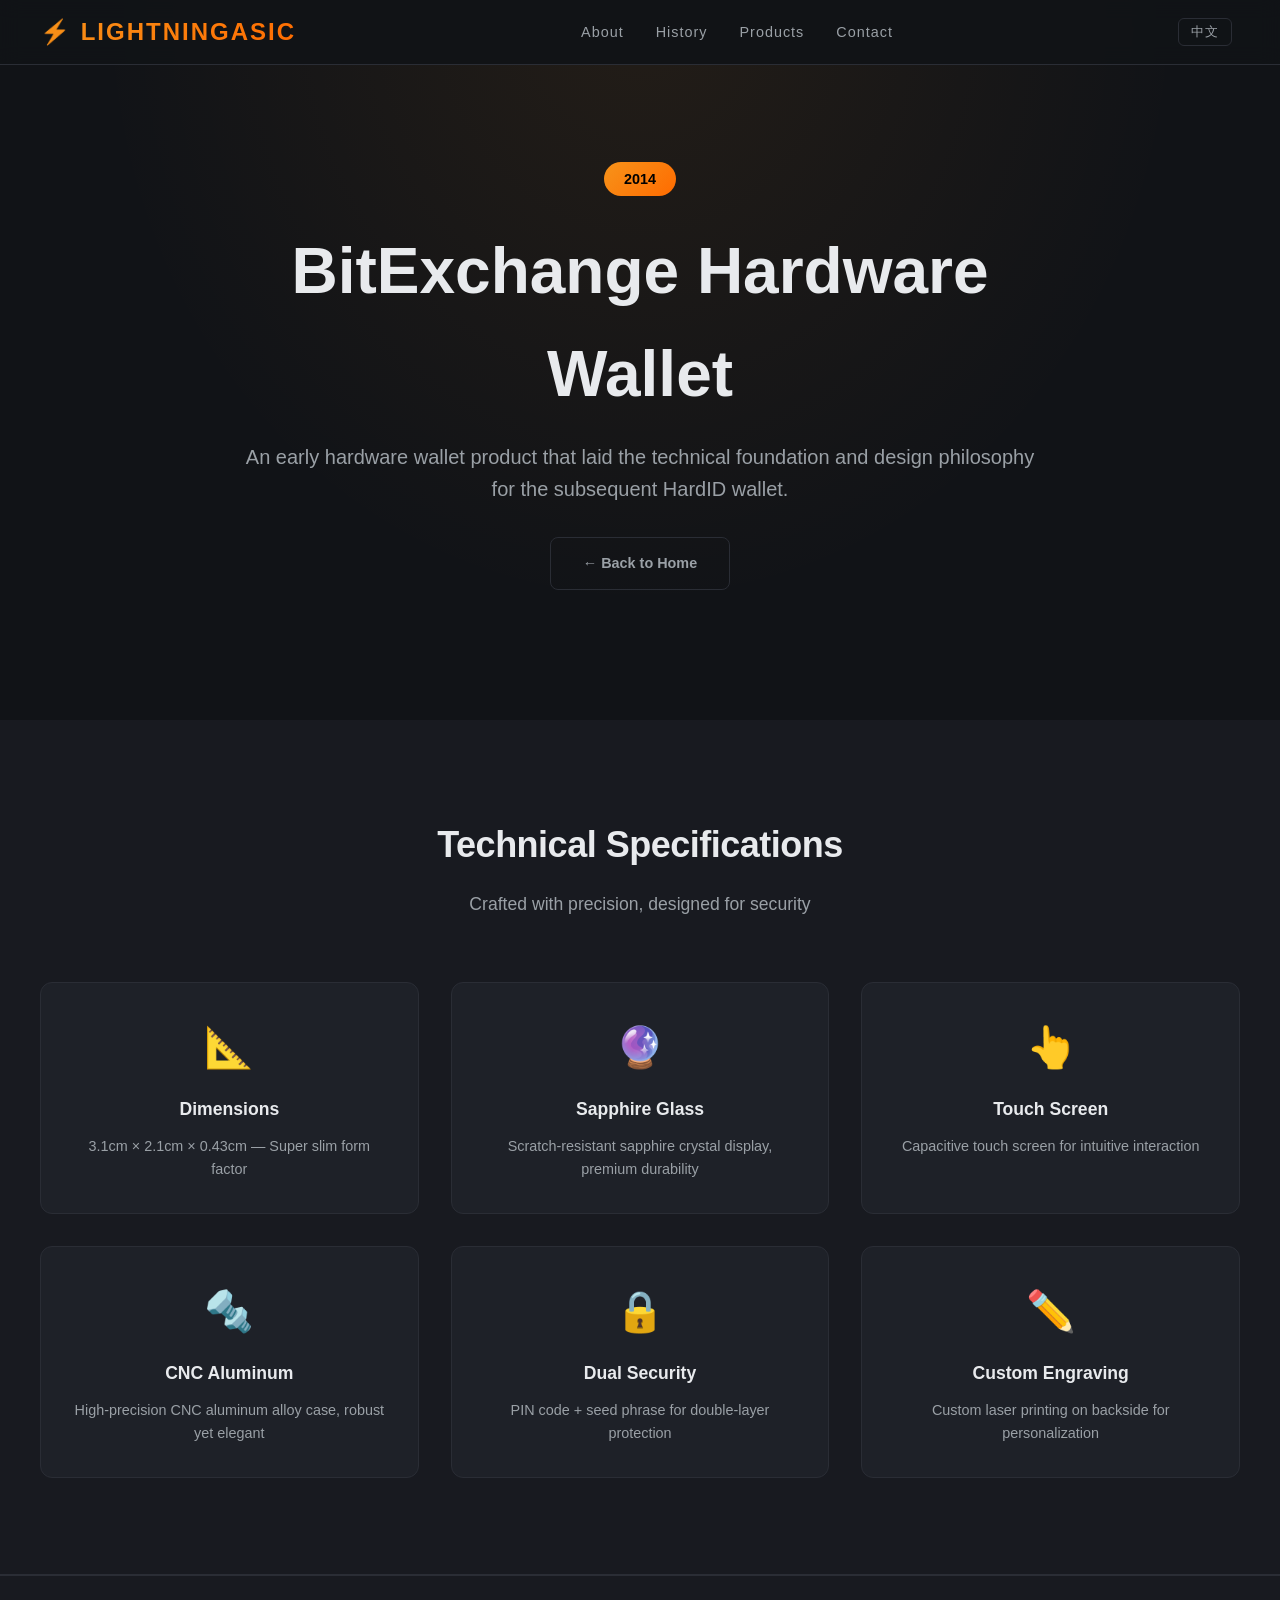
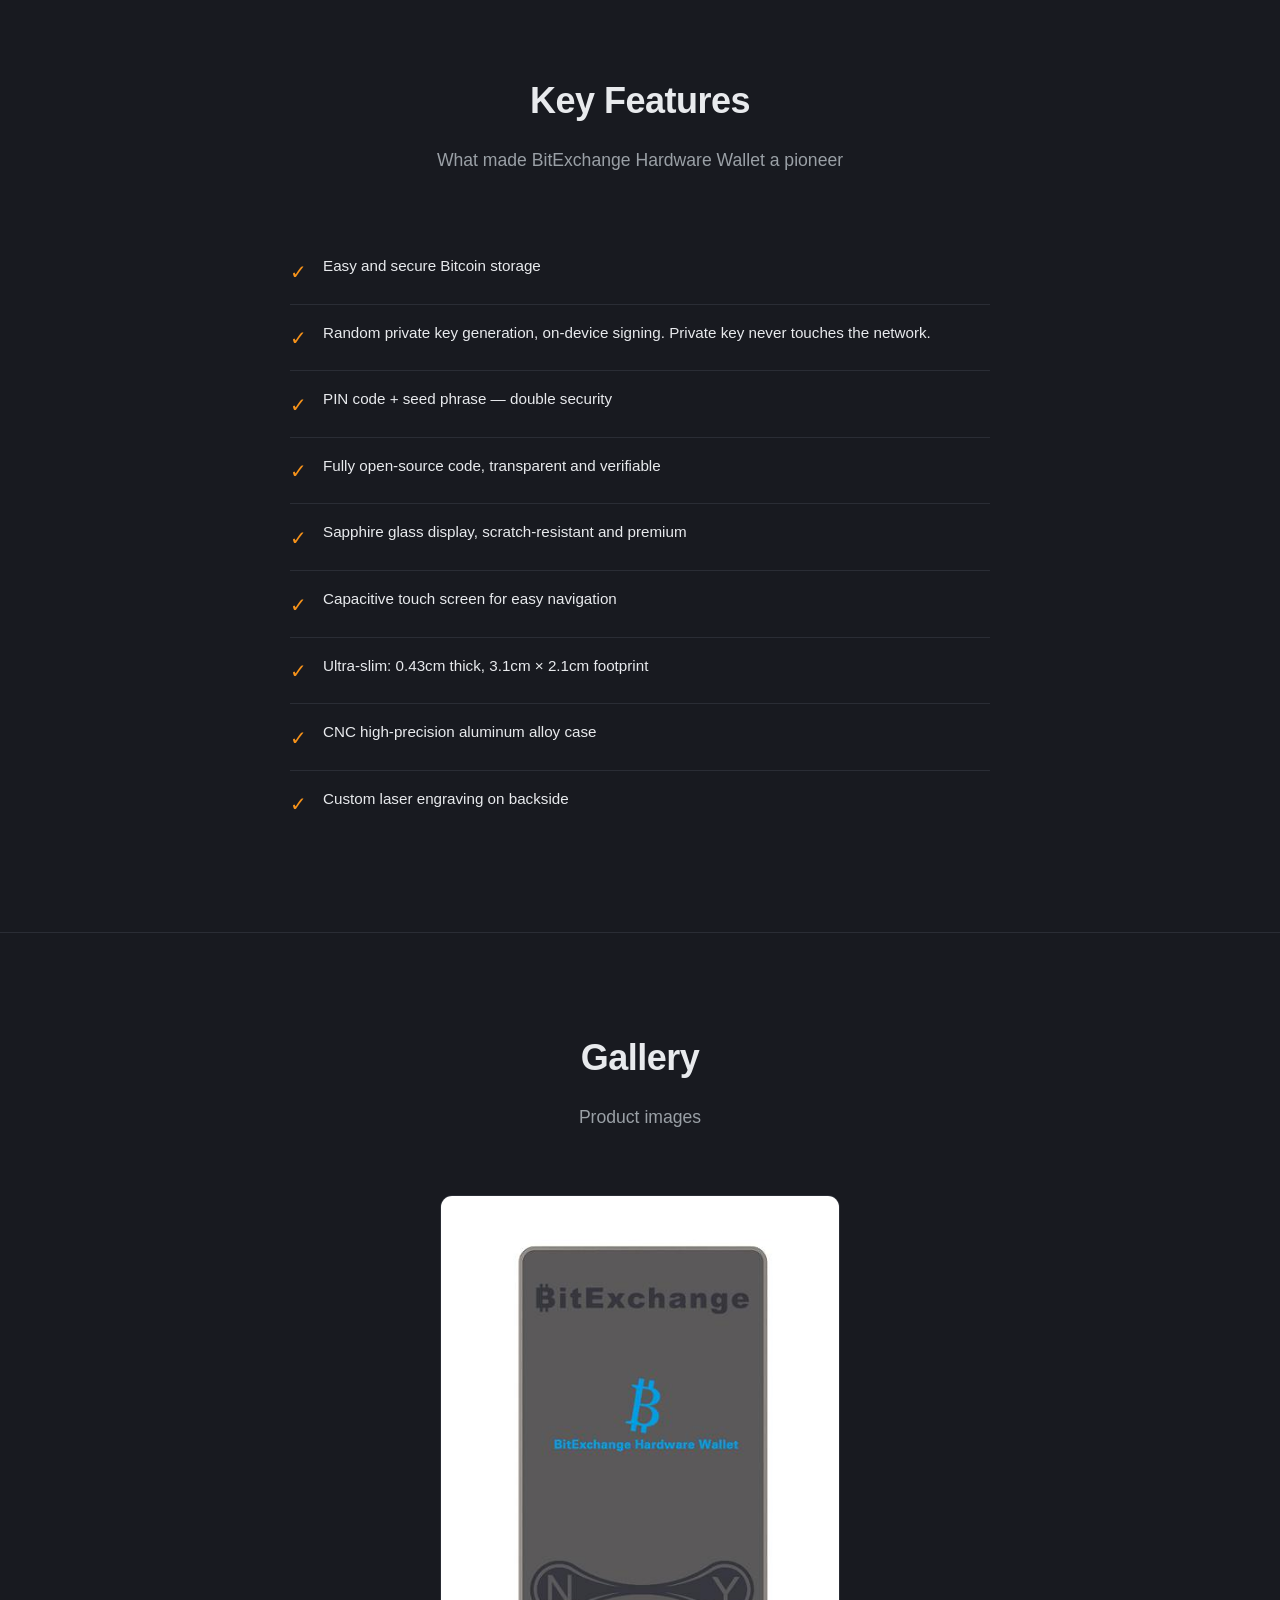
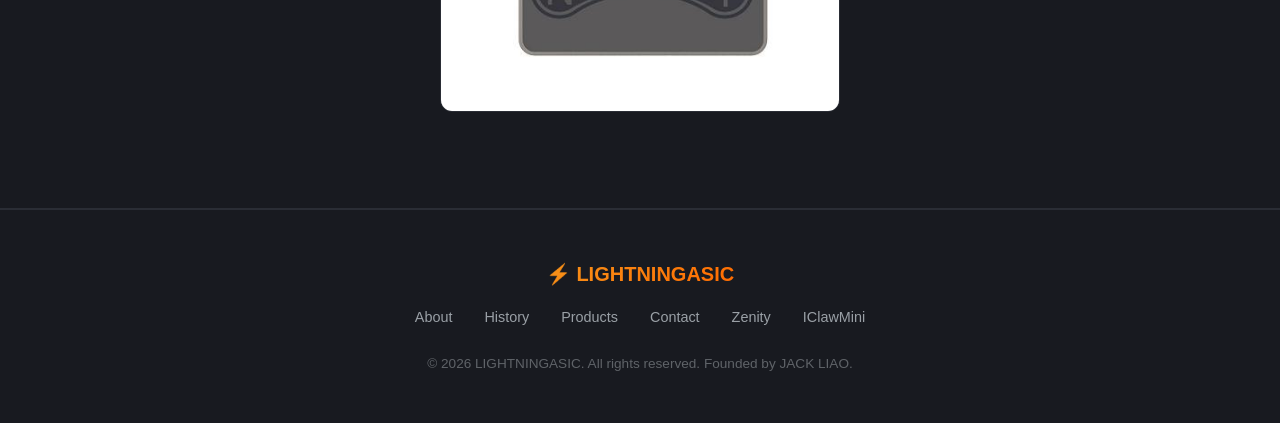
<file: bitexchange-wallet.html>
<!DOCTYPE html>
<html lang="en">
<head>
  <meta charset="UTF-8">
  <meta name="viewport" content="width=device-width, initial-scale=1.0">
  <title data-i18n="page_title">BitExchange Hardware Wallet 2014 - LIGHTNINGASIC</title>
  <meta name="description" content="BitExchange Hardware Wallet (2014) by LIGHTNINGASIC. Ultra-slim Bitcoin hardware wallet with sapphire glass, PIN+seed dual security, open-source code. The precursor to HardID.">
  <meta name="keywords" content="BitExchange, hardware wallet, Bitcoin wallet, cold storage, LIGHTNINGASIC, HardID, cryptocurrency wallet, sapphire glass wallet">
  <meta name="robots" content="index, follow">
  <link rel="canonical" href="https://lightningasic.com/bitexchange-wallet.html">
  <meta property="og:title" content="BitExchange Hardware Wallet 2014 - LIGHTNINGASIC">
  <meta property="og:description" content="2014 Bitcoin hardware wallet. Ultra-slim (0.43cm), sapphire glass display, touch screen, open-source, PIN+seed phrase security. Precursor to HardID.">
  <meta property="og:type" content="product">
  <meta property="og:url" content="https://lightningasic.com/bitexchange-wallet.html">
  <meta property="og:image" content="https://lightningasic.com/og-image.png">
  <meta property="og:site_name" content="LIGHTNINGASIC">
  <meta property="og:locale" content="en_US">
  <meta name="twitter:card" content="summary_large_image">
  <meta name="twitter:title" content="BitExchange Hardware Wallet 2014 - LIGHTNINGASIC">
  <meta name="twitter:description" content="2014 Bitcoin hardware wallet. Ultra-slim (0.43cm), sapphire glass display, open-source, PIN+seed phrase security.">
  <meta name="twitter:image" content="https://lightningasic.com/og-image.png">
  <link rel="stylesheet" href="css/style.css">
  <script type="application/ld+json">
  {
    "@context": "https://schema.org",
    "@type": "Product",
    "name": "BitExchange Hardware Wallet",
    "url": "https://lightningasic.com/bitexchange-wallet.html",
    "image": "https://lightningasic.com/pic/正面.jpg",
    "description": "Ultra-slim Bitcoin hardware wallet (2014) with sapphire glass display, capacitive touch, CNC aluminum alloy case, PIN+seed phrase dual security, open-source firmware.",
    "brand": {
      "@type": "Brand",
      "name": "LIGHTNINGASIC"
    },
    "category": "Cryptocurrency Hardware Wallet",
    "depth": "0.43 cm"
  }
  </script>
  <style>
    .product-detail-hero {
      min-height: 80vh;
      display: flex;
      align-items: center;
      justify-content: center;
      text-align: center;
      padding: 8rem 2rem 4rem;
      background: radial-gradient(ellipse at center top, rgba(247, 147, 26, 0.08) 0%, transparent 60%);
    }
    .product-detail-hero h1 {
      font-size: clamp(2.5rem, 5vw, 4rem);
      font-weight: 800;
      margin-bottom: 1rem;
    }
    .product-detail-hero .subtitle {
      font-size: 1.25rem;
      color: var(--text-secondary);
      margin-bottom: 2rem;
    }
    .product-detail-hero .year-badge {
      display: inline-block;
      background: linear-gradient(135deg, var(--gradient-start), var(--gradient-end));
      color: #000;
      padding: 0.35rem 1.25rem;
      border-radius: 20px;
      font-size: 0.9rem;
      font-weight: 700;
      margin-bottom: 1.5rem;
    }
    .specs-grid {
      display: grid;
      grid-template-columns: repeat(auto-fit, minmax(280px, 1fr));
      gap: 2rem;
      margin-top: 3rem;
    }
    .spec-card {
      background: var(--bg-card);
      border: 1px solid var(--border);
      border-radius: 12px;
      padding: 2rem;
      text-align: center;
      transition: border-color 0.3s, transform 0.3s;
    }
    .spec-card:hover {
      border-color: var(--accent);
      transform: translateY(-4px);
    }
    .spec-card .spec-icon {
      font-size: 2.5rem;
      margin-bottom: 1rem;
    }
    .spec-card h3 {
      font-size: 1.1rem;
      margin-bottom: 0.75rem;
    }
    .spec-card p {
      color: var(--text-secondary);
      font-size: 0.9rem;
    }
    .feature-list {
      max-width: 700px;
      margin: 3rem auto 0;
    }
    .feature-list .feature-item {
      display: flex;
      align-items: flex-start;
      gap: 1rem;
      padding: 1rem 0;
      border-bottom: 1px solid var(--border);
    }
    .feature-list .feature-item:last-child {
      border-bottom: none;
    }
    .feature-item .check {
      color: var(--accent);
      font-size: 1.25rem;
      flex-shrink: 0;
      margin-top: 0.1rem;
    }
    .feature-item div[data-i18n] {
      color: var(--text-primary);
      font-size: 0.95rem;
    }
    .image-gallery {
      display: grid;
      grid-template-columns: repeat(auto-fit, minmax(200px, 1fr));
      gap: 1.5rem;
      margin-top: 3rem;
    }
    .image-gallery {
      display: flex;
      justify-content: center;
      margin-top: 3rem;
    }
    .image-gallery img {
      max-width: 400px;
      width: 100%;
    }
    .image-gallery img {
      width: 100%;
      border-radius: 12px;
      border: 1px solid var(--border);
      background: var(--bg-card);
    }
    .back-link {
      display: inline-flex;
      align-items: center;
      gap: 0.5rem;
      color: var(--text-secondary);
      text-decoration: none;
      font-size: 0.9rem;
      margin-bottom: 2rem;
      transition: color 0.3s;
    }
    .back-link:hover {
      color: var(--accent);
    }
    @media (max-width: 768px) {
      .product-detail-hero {
        padding: 6rem 1.5rem 3rem;
      }
    }
  </style>
  <link rel="alternate" type="text/markdown" href="bitexchange-wallet.md" title="BITEXCHANGE-WALLET" markdown="1">
</head>
<body>
  <nav>
    <div class="nav-container">
      <a href="index.html" class="logo">⚡ LIGHTNINGASIC</a>
      <ul class="nav-links">
        <li><a href="index.html#about" data-i18n="nav_about">About</a></li>
        <li><a href="index.html#history" data-i18n="nav_history">History</a></li>
        <li><a href="index.html#products" data-i18n="nav_products">Products</a></li>
        <li><a href="index.html#contact" data-i18n="nav_contact">Contact</a></li>
      </ul>
      <button class="lang-toggle" data-i18n="lang_toggle" aria-label="Switch language">中文</button>
      <button class="mobile-menu-btn" aria-label="Menu">☰</button>
    </div>
  </nav>

  <section class="product-detail-hero">
    <div class="hero-content fade-in">
      <div class="year-badge">2014</div>
      <h1 data-i18n="wallet_title">BitExchange Hardware Wallet</h1>
      <p class="subtitle" data-i18n="wallet_subtitle">An early hardware wallet product that laid the technical foundation and design philosophy for the subsequent HardID wallet.</p>
      <a href="index.html" class="btn btn-secondary back-link" data-i18n="back_home">← Back to Home</a>
    </div>
  </section>

  <section class="about" style="border-top: none;">
    <div class="container">
      <div class="section-header fade-in">
        <h2 data-i18n="specs_title">Technical Specifications</h2>
        <p data-i18n="specs_desc">Crafted with precision, designed for security</p>
      </div>
      <div class="specs-grid fade-in">
        <div class="spec-card">
          <div class="spec-icon">📐</div>
          <h3 data-i18n="spec_dimension_title">Dimensions</h3>
          <p data-i18n="spec_dimension_desc">3.1cm × 2.1cm × 0.43cm<br>Super slim form factor</p>
        </div>
        <div class="spec-card">
          <div class="spec-icon">🔮</div>
          <h3 data-i18n="spec_sapphire_title">Sapphire Glass</h3>
          <p data-i18n="spec_sapphire_desc">Scratch-resistant sapphire crystal display, premium durability</p>
        </div>
        <div class="spec-card">
          <div class="spec-icon">👆</div>
          <h3 data-i18n="spec_touch_title">Touch Screen</h3>
          <p data-i18n="spec_touch_desc">Capacitive touch screen for intuitive interaction</p>
        </div>
        <div class="spec-card">
          <div class="spec-icon">🔩</div>
          <h3 data-i18n="spec_cnc_title">CNC Aluminum</h3>
          <p data-i18n="spec_cnc_desc">High-precision CNC aluminum alloy case, robust yet elegant</p>
        </div>
        <div class="spec-card">
          <div class="spec-icon">🔒</div>
          <h3 data-i18n="spec_pin_title">Dual Security</h3>
          <p data-i18n="spec_pin_desc">PIN code + seed phrase for double-layer protection</p>
        </div>
        <div class="spec-card">
          <div class="spec-icon">✏️</div>
          <h3 data-i18n="spec_laser_title">Custom Engraving</h3>
          <p data-i18n="spec_laser_desc">Custom laser printing on backside for personalization</p>
        </div>
      </div>
    </div>
  </section>

  <section class="products" style="border-top: 1px solid var(--border);">
    <div class="container">
      <div class="section-header fade-in">
        <h2 data-i18n="features_title">Key Features</h2>
        <p data-i18n="features_desc">What made BitExchange Hardware Wallet a pioneer</p>
      </div>
      <div class="feature-list fade-in">
        <div class="feature-item">
          <div class="check">✓</div>
          <div>
            <div data-i18n="feat1">Easy and secure Bitcoin storage</div>
          </div>
        </div>
        <div class="feature-item">
          <div class="check">✓</div>
          <div>
            <div data-i18n="feat2">Random private key generation, on-device signing. Private key never touches the network.</div>
          </div>
        </div>
        <div class="feature-item">
          <div class="check">✓</div>
          <div>
            <div data-i18n="feat3">PIN code + seed phrase — double security</div>
          </div>
        </div>
        <div class="feature-item">
          <div class="check">✓</div>
          <div>
            <div data-i18n="feat4">Fully open-source code, transparent and verifiable</div>
          </div>
        </div>
        <div class="feature-item">
          <div class="check">✓</div>
          <div>
            <div data-i18n="feat5">Sapphire glass display, scratch-resistant and premium</div>
          </div>
        </div>
        <div class="feature-item">
          <div class="check">✓</div>
          <div>
            <div data-i18n="feat6">Capacitive touch screen for easy navigation</div>
          </div>
        </div>
        <div class="feature-item">
          <div class="check">✓</div>
          <div>
            <div data-i18n="feat7">Ultra-slim: 0.43cm thick, 3.1cm × 2.1cm footprint</div>
          </div>
        </div>
        <div class="feature-item">
          <div class="check">✓</div>
          <div>
            <div data-i18n="feat8">CNC high-precision aluminum alloy case</div>
          </div>
        </div>
        <div class="feature-item">
          <div class="check">✓</div>
          <div>
            <div data-i18n="feat9">Custom laser engraving on backside</div>
          </div>
        </div>
      </div>
    </div>
  </section>

  <section class="about" style="border-top: 1px solid var(--border);">
    <div class="container">
      <div class="section-header fade-in">
        <h2 data-i18n="gallery_title">Gallery</h2>
        <p data-i18n="gallery_desc">Product images</p>
      </div>
      <div class="image-gallery fade-in">
        <img src="pic/正面.jpg" alt="Front view">
      </div>
    </div>
  </section>

  <footer>
    <div class="footer-content">
      <div class="footer-logo">⚡ LIGHTNINGASIC</div>
      <div class="footer-links">
        <a href="index.html#about" data-i18n="footer_about">About</a>
        <a href="index.html#history" data-i18n="footer_history">History</a>
        <a href="index.html#products" data-i18n="footer_products">Products</a>
        <a href="index.html#contact" data-i18n="footer_contact">Contact</a>
        <a href="https://zenity.top" target="_blank" rel="noopener">Zenity</a>
        <a href="https://iclawmini.com" target="_blank" rel="noopener">IClawMini</a>
      </div>
      <p class="footer-copy" data-i18n="footer_copyright">© 2026 LIGHTNINGASIC. All rights reserved. Founded by JACK LIAO.</p>
    </div>
  </footer>

  <script>
    const translations = {
      en: {
        lang_toggle: '中文',
        page_title: 'BitExchange Hardware Wallet 2014 - LIGHTNINGASIC',
        meta_desc: 'BitExchange Hardware Wallet (2014) by LIGHTNINGASIC. Ultra-slim Bitcoin hardware wallet with sapphire glass, PIN+seed dual security, open-source code. The precursor to HardID.',
        og_title: 'BitExchange Hardware Wallet 2014 - LIGHTNINGASIC',
        og_desc: '2014 Bitcoin hardware wallet. Ultra-slim (0.43cm), sapphire glass display, touch screen, open-source, PIN+seed phrase security. Precursor to HardID.',
        twitter_title: 'BitExchange Hardware Wallet 2014 - LIGHTNINGASIC',
        twitter_desc: '2014 Bitcoin hardware wallet. Ultra-slim (0.43cm), sapphire glass display, open-source, PIN+seed phrase security.',
        nav_about: 'About',
        nav_history: 'History',
        nav_products: 'Products',
        nav_contact: 'Contact',
        wallet_title: 'BitExchange Hardware Wallet',
        wallet_subtitle: 'An early hardware wallet product that laid the technical foundation and design philosophy for the subsequent HardID wallet.',
        back_home: '← Back to Home',
        specs_title: 'Technical Specifications',
        specs_desc: 'Crafted with precision, designed for security',
        spec_dimension_title: 'Dimensions',
        spec_dimension_desc: '3.1cm × 2.1cm × 0.43cm — Super slim form factor',
        spec_sapphire_title: 'Sapphire Glass',
        spec_sapphire_desc: 'Scratch-resistant sapphire crystal display, premium durability',
        spec_touch_title: 'Touch Screen',
        spec_touch_desc: 'Capacitive touch screen for intuitive interaction',
        spec_cnc_title: 'CNC Aluminum',
        spec_cnc_desc: 'High-precision CNC aluminum alloy case, robust yet elegant',
        spec_pin_title: 'Dual Security',
        spec_pin_desc: 'PIN code + seed phrase for double-layer protection',
        spec_laser_title: 'Custom Engraving',
        spec_laser_desc: 'Custom laser printing on backside for personalization',
        features_title: 'Key Features',
        features_desc: 'What made BitExchange Hardware Wallet a pioneer',
        feat1: 'Easy and secure Bitcoin storage',
        feat2: 'Random private key generation, on-device signing. Private key never touches the network.',
        feat3: 'PIN code + seed phrase — double security',
        feat4: 'Fully open-source code, transparent and verifiable',
        feat5: 'Sapphire glass display, scratch-resistant and premium',
        feat6: 'Capacitive touch screen for easy navigation',
        feat7: 'Ultra-slim: 0.43cm thick, 3.1cm × 2.1cm footprint',
        feat8: 'CNC high-precision aluminum alloy case',
        feat9: 'Custom laser engraving on backside',
        gallery_title: 'Gallery',
        gallery_desc: 'Product images',
        footer_about: 'About',
        footer_history: 'History',
        footer_products: 'Products',
        footer_contact: 'Contact',
        footer_copyright: '© 2026 LIGHTNINGASIC. All rights reserved. Founded by JACK LIAO.',
      },
      zh: {
        lang_toggle: 'English',
        page_title: 'BitExchange 硬件钱包 2014 - LIGHTNINGASIC',
        meta_desc: 'LIGHTNINGASIC 出品的 BitExchange 硬件钱包（2014年）。超薄比特币硬件钱包，蓝宝石玻璃屏幕，PIN+脑种子双重安全，开源代码。HardID 的前身。',
        og_title: 'BitExchange 硬件钱包 2014 - LIGHTNINGASIC',
        og_desc: '2014年比特币硬件钱包。超薄（0.43cm），蓝宝石玻璃屏幕，触摸操作，开源，PIN+脑种子双重保护。HardID 前身。',
        twitter_title: 'BitExchange 硬件钱包 2014 - LIGHTNINGASIC',
        twitter_desc: '2014年比特币硬件钱包。超薄0.43cm，蓝宝石玻璃，开源，PIN+脑种子双重保护。',
        nav_about: '介绍',
        nav_history: '历史产品',
        nav_products: '热销产品',
        nav_contact: '联络',
        wallet_title: 'BitExchange 硬件钱包',
        wallet_subtitle: '一款早期的硬體錢包產品，為後續的 HardID 錢包奠定了技術基礎與設計理念。',
        back_home: '← 返回首页',
        specs_title: '技术规格',
        specs_desc: '精工细作，为安全而生',
        spec_dimension_title: '尺寸',
        spec_dimension_desc: '3.1cm × 2.1cm × 0.43cm，极致超薄',
        spec_sapphire_title: '蓝宝石玻璃',
        spec_sapphire_desc: '耐磨抗刮的蓝宝石水晶屏幕，顶级耐用性',
        spec_touch_title: '触摸屏',
        spec_touch_desc: '电容触摸屏，操作直观流畅',
        spec_cnc_title: 'CNC 铝合金',
        spec_cnc_desc: '高精度 CNC 铝合金外壳，坚固优雅',
        spec_pin_title: '双重安全',
        spec_pin_desc: 'PIN 码 + 种子词双重保护',
        spec_laser_title: '个性刻字',
        spec_laser_desc: '背面支持激光刻字，彰显个性',
        features_title: '核心特点',
        features_desc: 'BitExchange 硬件钱包的开创性设计',
        feat1: '简单安全地存储比特币',
        feat2: '随机产生密钥，在钱包内签名。私钥永不触网。',
        feat3: '访问密码加脑种子，双重安全',
        feat4: '代码开源，透明可验证',
        feat5: '蓝宝石玻璃，耐磨抗刮',
        feat6: '电容触摸屏，操作流畅',
        feat7: '极致超薄：0.43cm，3.1cm×2.1cm',
        feat8: 'CNC高精度铝合金外壳',
        feat9: '背面个性刻字',
        gallery_title: '产品图集',
        gallery_desc: '产品实物照片',
        footer_about: '介绍',
        footer_history: '历史产品',
        footer_products: '热销产品',
        footer_contact: '联络',
        footer_copyright: '© 2026 LIGHTNINGASIC. All rights reserved. Founded by JACK LIAO.',
      }
    };

    let currentLang = 'en';

    function setLanguage(lang) {
      currentLang = lang;
      const t = translations[lang];
      document.documentElement.lang = lang;
      document.title = t.page_title;
      document.querySelectorAll('[data-i18n]').forEach(el => {
        const key = el.dataset.i18n;
        if (t[key] !== undefined) {
          if (el.tagName === 'INPUT' || el.tagName === 'TEXTAREA') {
            el.value = t[key];
          } else {
            el.textContent = t[key];
          }
        }
      });

      const metaDesc = document.querySelector('meta[name="description"]');
      if (metaDesc && t.meta_desc) metaDesc.setAttribute('content', t.meta_desc);
      const ogTitle = document.querySelector('meta[property="og:title"]');
      if (ogTitle && t.og_title) ogTitle.setAttribute('content', t.og_title);
      const ogDesc = document.querySelector('meta[property="og:description"]');
      if (ogDesc && t.og_desc) ogDesc.setAttribute('content', t.og_desc);
      const twTitle = document.querySelector('meta[name="twitter:title"]');
      if (twTitle && t.twitter_title) twTitle.setAttribute('content', t.twitter_title);
      const twDesc = document.querySelector('meta[name="twitter:description"]');
      if (twDesc && t.twitter_desc) twDesc.setAttribute('content', t.twitter_desc);
      const ogLocale = document.querySelector('meta[property="og:locale"]');
      if (ogLocale) ogLocale.setAttribute('content', lang === 'en' ? 'en_US' : 'zh_CN');

      localStorage.setItem('lang', lang);
    }

    function toggleLanguage() {
      setLanguage(currentLang === 'en' ? 'zh' : 'en');
    }

    document.addEventListener('DOMContentLoaded', () => {
      const savedLang = localStorage.getItem('lang') || 'en';
      setLanguage(savedLang);

      document.querySelector('.lang-toggle').addEventListener('click', toggleLanguage);

      const menuBtn = document.querySelector('.mobile-menu-btn');
      const navLinks = document.querySelector('.nav-links');
      menuBtn.addEventListener('click', () => {
        navLinks.classList.toggle('active');
        menuBtn.textContent = navLinks.classList.contains('active') ? '×' : '☰';
      });
      document.querySelectorAll('.nav-links a').forEach(link => {
        link.addEventListener('click', () => {
          navLinks.classList.remove('active');
          menuBtn.textContent = '☰';
        });
      });

      const observer = new IntersectionObserver((entries) => {
        entries.forEach(entry => {
          if (entry.isIntersecting) {
            entry.target.classList.add('visible');
          }
        });
      }, { threshold: 0.1 });
      document.querySelectorAll('.fade-in').forEach(el => observer.observe(el));
    });
  </script>
</body>
</html>
</file>
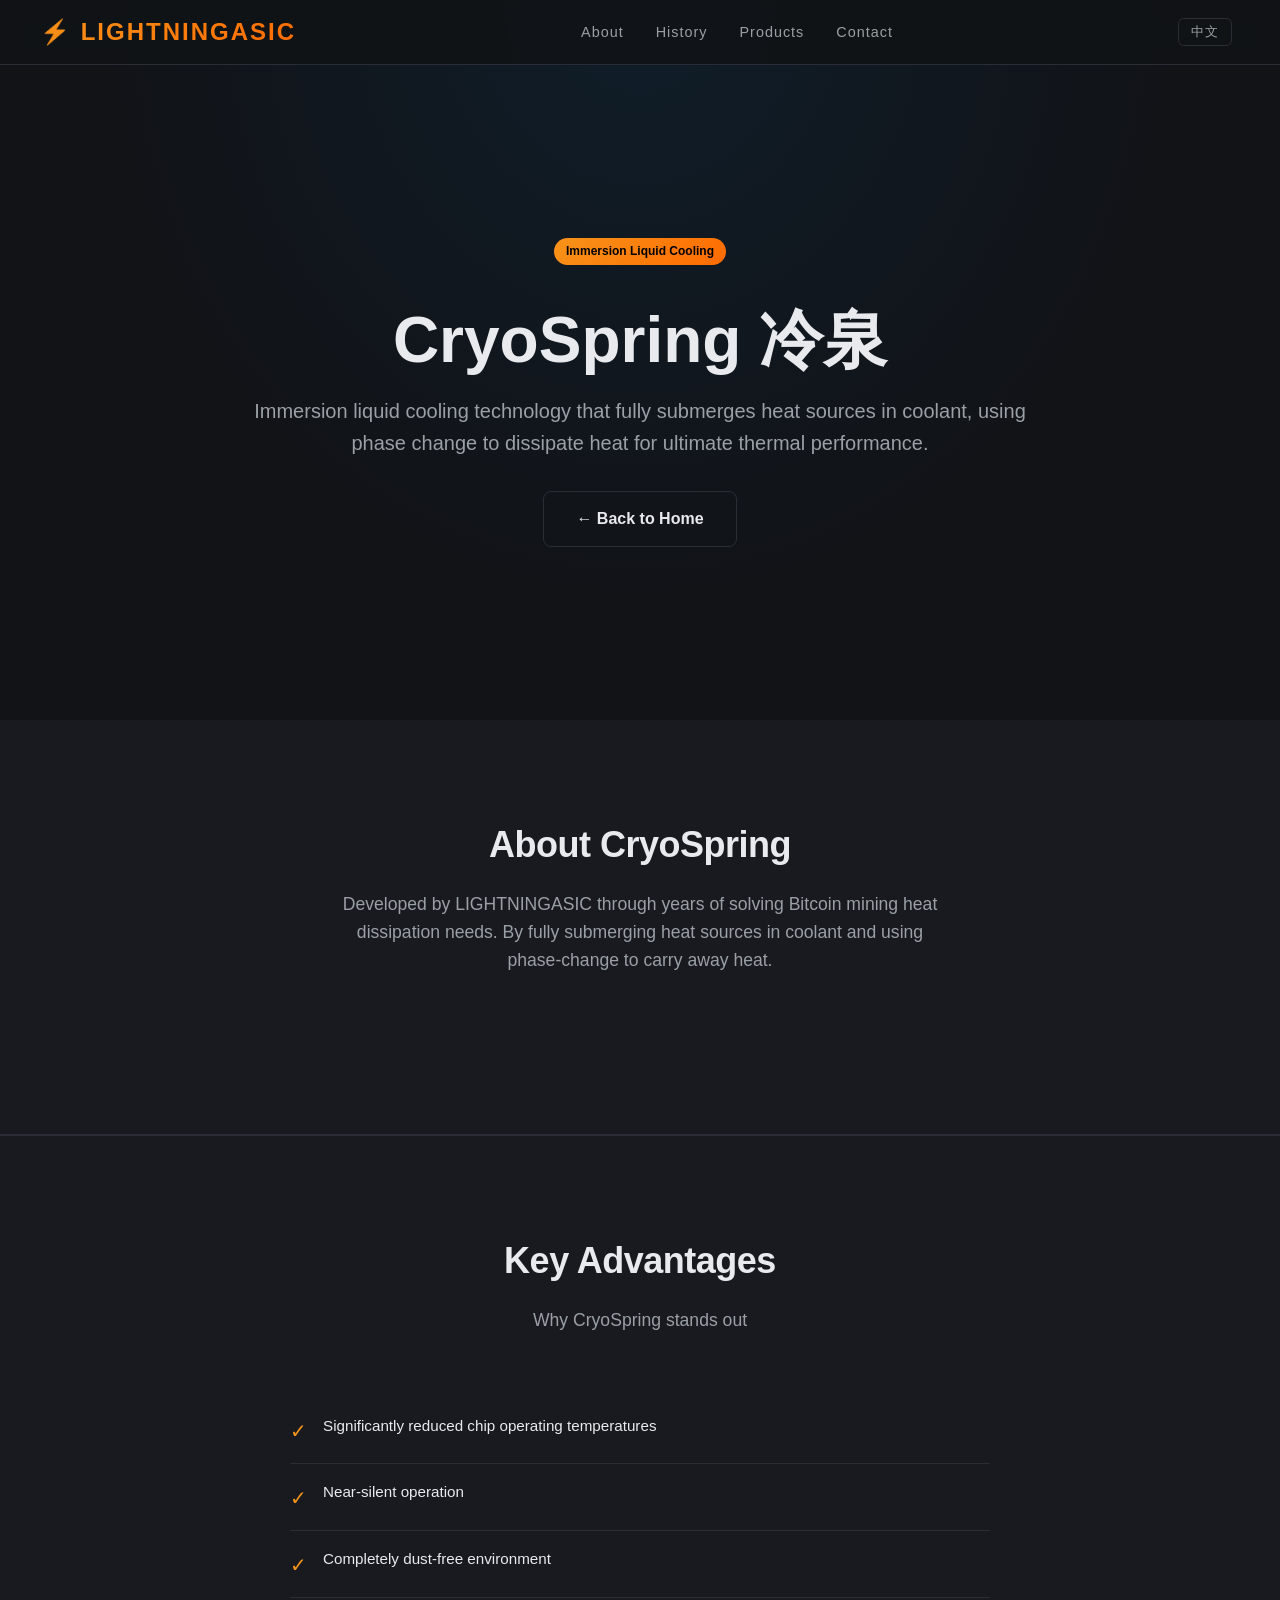
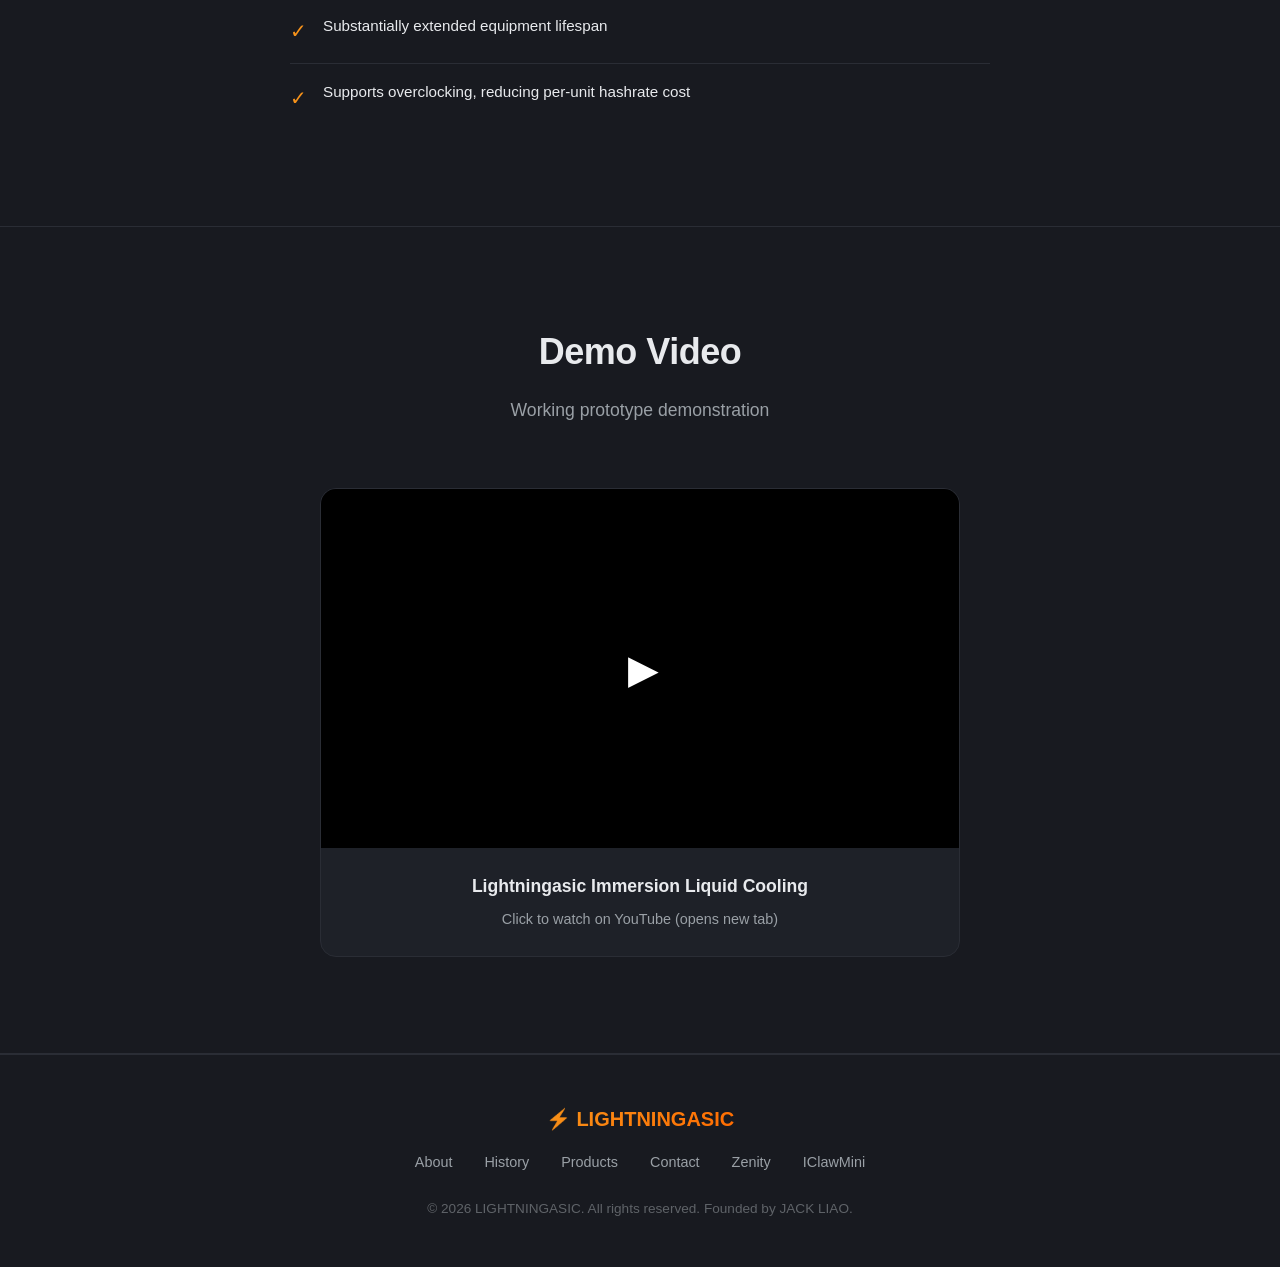
<file: cryospring.html>
<!DOCTYPE html>
<html lang="en">
<head>
  <meta charset="UTF-8">
  <meta name="viewport" content="width=device-width, initial-scale=1.0">
  <title data-i18n="page_title">CryoSpring 冷泉 - Immersion Liquid Cooling - LIGHTNINGASIC</title>
  <meta name="description" content="CryoSpring immersion liquid cooling by LIGHTNINGASIC. Submerge heat sources in coolant with phase-change heat dissipation for Bitcoin mining ASICs. Silent, dust-free, extends equipment lifespan.">
  <meta name="keywords" content="CryoSpring, cold spring, immersion liquid cooling, Bitcoin mining cooling, ASIC liquid cooling, phase change cooling, mining rig cooling, LIGHTNINGASIC">
  <meta name="robots" content="index, follow">
  <link rel="canonical" href="https://lightningasic.com/cryospring.html">
  <meta property="og:title" content="CryoSpring 冷泉 - Immersion Liquid Cooling - LIGHTNINGASIC">
  <meta property="og:description" content="CryoSpring immersion liquid cooling technology. Phase-change heat dissipation for ASIC miners. Near-silent, dust-free, extends equipment lifespan, supports overclocking.">
  <meta property="og:type" content="product">
  <meta property="og:url" content="https://lightningasic.com/cryospring.html">
  <meta property="og:image" content="https://lightningasic.com/og-image.png">
  <meta property="og:site_name" content="LIGHTNINGASIC">
  <meta property="og:locale" content="en_US">
  <meta name="twitter:card" content="summary_large_image">
  <meta name="twitter:title" content="CryoSpring 冷泉 - Immersion Liquid Cooling - LIGHTNINGASIC">
  <meta name="twitter:description" content="Immersion liquid cooling for ASIC miners. Phase-change dissipation. Silent, dust-free, extends lifespan, supports overclocking.">
  <meta name="twitter:image" content="https://lightningasic.com/og-image.png">
  <link rel="stylesheet" href="css/style.css">
  <script type="application/ld+json">
  {
    "@context": "https://schema.org",
    "@type": "Product",
    "name": "CryoSpring Immersion Liquid Cooling",
    "url": "https://lightningasic.com/cryospring.html",
    "description": "Immersion liquid cooling technology for Bitcoin mining ASICs and high-performance computing. Phase-change heat dissipation, near-silent operation, dust-free environment.",
    "brand": {
      "@type": "Brand",
      "name": "LIGHTNINGASIC"
    },
    "category": "Liquid Cooling System"
  }
  </script>
  <style>
    .product-detail-hero {
      min-height: 80vh;
      display: flex;
      align-items: center;
      justify-content: center;
      text-align: center;
      padding: 8rem 2rem 4rem;
      background: radial-gradient(ellipse at center top, rgba(0, 150, 255, 0.08) 0%, transparent 60%);
    }
    .product-detail-hero h1 {
      font-size: clamp(2.5rem, 5vw, 4rem);
      font-weight: 800;
      margin-bottom: 1rem;
    }
    .product-detail-hero .subtitle {
      font-size: 1.25rem;
      color: var(--text-secondary);
      margin-bottom: 2rem;
    }
    .specs-grid {
      display: grid;
      grid-template-columns: repeat(auto-fit, minmax(280px, 1fr));
      gap: 2rem;
      margin-top: 3rem;
    }
    .spec-card {
      background: var(--bg-card);
      border: 1px solid var(--border);
      border-radius: 12px;
      padding: 2rem;
      text-align: center;
      transition: border-color 0.3s, transform 0.3s;
    }
    .spec-card:hover {
      border-color: var(--accent);
      transform: translateY(-4px);
    }
    .spec-card .spec-icon {
      font-size: 2.5rem;
      margin-bottom: 1rem;
    }
    .spec-card h3 {
      font-size: 1.1rem;
      margin-bottom: 0.75rem;
    }
    .spec-card p {
      color: var(--text-secondary);
      font-size: 0.9rem;
    }
    .feature-list {
      max-width: 700px;
      margin: 3rem auto 0;
    }
    .feature-list .feature-item {
      display: flex;
      align-items: flex-start;
      gap: 1rem;
      padding: 1rem 0;
      border-bottom: 1px solid var(--border);
    }
    .feature-list .feature-item:last-child {
      border-bottom: none;
    }
    .feature-item .check {
      color: var(--accent);
      font-size: 1.25rem;
      flex-shrink: 0;
      margin-top: 0.1rem;
    }
    .feature-item div[data-i18n] {
      color: var(--text-primary);
      font-size: 0.95rem;
    }
    .video-card {
      max-width: 640px;
      margin: 3rem auto 0;
      background: var(--bg-card);
      border: 1px solid var(--border);
      border-radius: 16px;
      overflow: hidden;
      transition: border-color 0.3s, transform 0.3s;
      text-align: center;
    }
    .video-card:hover {
      border-color: var(--accent);
      transform: translateY(-4px);
    }
    .video-card a {
      display: block;
      text-decoration: none;
      color: inherit;
    }
    .video-card .thumb {
      width: 100%;
      aspect-ratio: 16 / 9;
      background: #000;
      display: flex;
      align-items: center;
      justify-content: center;
      font-size: 4rem;
      color: #fff;
      position: relative;
    }
    .video-card .thumb::after {
      content: '▶';
      position: absolute;
      width: 80px;
      height: 80px;
      background: rgba(0,0,0,0.7);
      border-radius: 50%;
      display: flex;
      align-items: center;
      justify-content: center;
      font-size: 2.5rem;
      padding-left: 0.4rem;
      transition: background 0.3s, transform 0.3s;
    }
    .video-card:hover .thumb::after {
      background: rgba(247, 147, 26, 0.9);
      transform: scale(1.1);
    }
    .video-card .info {
      padding: 1.5rem;
    }
    .video-card .info h3 {
      font-size: 1.1rem;
      margin-bottom: 0.5rem;
    }
    .video-card .info p {
      color: var(--text-secondary);
      font-size: 0.9rem;
    }
  </style>
  <link rel="alternate" type="text/markdown" href="cryospring.md" title="CRYOSPRING" markdown="1">
</head>
<body>
  <nav>
    <div class="nav-container">
      <a href="index.html" class="logo">⚡ LIGHTNINGASIC</a>
      <ul class="nav-links">
        <li><a href="index.html#about" data-i18n="nav_about">About</a></li>
        <li><a href="index.html#history" data-i18n="nav_history">History</a></li>
        <li><a href="index.html#products" data-i18n="nav_products">Products</a></li>
        <li><a href="index.html#contact" data-i18n="nav_contact">Contact</a></li>
      </ul>
      <button class="lang-toggle" data-i18n="lang_toggle" aria-label="Switch language">中文</button>
      <button class="mobile-menu-btn" aria-label="Menu">☰</button>
    </div>
  </nav>

  <section class="product-detail-hero">
    <div class="hero-content fade-in">
      <div class="hero-content">
        <div class="product-badge" style="margin: 0 auto 1.5rem;" data-i18n="product_badge">Liquid Cooling</div>
        <h1 style="margin-bottom: 0.25rem;">CryoSpring 冷泉</h1>
        <p class="subtitle" data-i18n="hero_subtitle">Immersion liquid cooling technology that fully submerges heat sources in coolant, using phase change to dissipate heat for ultimate thermal performance.</p>
        <a href="index.html" class="btn btn-secondary" data-i18n="back_home">← Back to Home</a>
      </div>
    </div>
  </section>

  <section class="about" style="border-top: none;">
    <div class="container">
      <div class="section-header fade-in">
        <h2 data-i18n="about_title">About CryoSpring</h2>
        <p data-i18n="about_desc">Developed by LIGHTNINGASIC through years of solving Bitcoin mining heat dissipation needs. By fully submerging heat sources in coolant and using phase-change to carry away heat.</p>
      </div>
    </div>
  </section>

  <section class="products" style="border-top: 1px solid var(--border);">
    <div class="container">
      <div class="section-header fade-in">
        <h2 data-i18n="features_title">Key Advantages</h2>
        <p data-i18n="features_desc">Why CryoSpring stands out</p>
      </div>
      <div class="feature-list fade-in">
        <div class="feature-item">
          <div class="check">✓</div>
          <div>
            <div data-i18n="feat1">Significantly reduced chip operating temperatures</div>
          </div>
        </div>
        <div class="feature-item">
          <div class="check">✓</div>
          <div>
            <div data-i18n="feat2">Near-silent operation</div>
          </div>
        </div>
        <div class="feature-item">
          <div class="check">✓</div>
          <div>
            <div data-i18n="feat3">Completely dust-free environment</div>
          </div>
        </div>
        <div class="feature-item">
          <div class="check">✓</div>
          <div>
            <div data-i18n="feat4">Substantially extended equipment lifespan</div>
          </div>
        </div>
        <div class="feature-item">
          <div class="check">✓</div>
          <div>
            <div data-i18n="feat5">Supports overclocking, reducing per-unit hashrate cost</div>
          </div>
        </div>
      </div>
    </div>
  </section>

  <section class="about" style="border-top: 1px solid var(--border);">
    <div class="container">
      <div class="section-header fade-in">
        <h2 data-i18n="video_title">Demo Video</h2>
        <p data-i18n="video_desc">Working prototype demonstration</p>
      </div>
      <div class="video-card fade-in">
        <a href="https://www.youtube.com/watch?v=CYMpOEPk8-s" target="_blank" rel="noopener">
          <div class="thumb" style="background: url('https://i.ytimg.com/vi/CYMpOEPk8-s/hqdefault.jpg') center/cover no-repeat #000;"></div>
          <div class="info">
            <h3 data-i18n="video_card_title">Lightningasic Immersion Liquid Cooling</h3>
            <p data-i18n="video_card_desc">Click to watch on YouTube (opens new tab)</p>
          </div>
        </a>
      </div>
    </div>
  </section>

  <footer>
    <div class="footer-content">
      <div class="footer-logo">⚡ LIGHTNINGASIC</div>
      <div class="footer-links">
        <a href="index.html#about" data-i18n="footer_about">About</a>
        <a href="index.html#history" data-i18n="footer_history">History</a>
        <a href="index.html#products" data-i18n="footer_products">Products</a>
        <a href="index.html#contact" data-i18n="footer_contact">Contact</a>
        <a href="https://zenity.top" target="_blank" rel="noopener">Zenity</a>
        <a href="https://iclawmini.com" target="_blank" rel="noopener">IClawMini</a>
      </div>
      <p class="footer-copy" data-i18n="footer_copyright">© 2026 LIGHTNINGASIC. All rights reserved. Founded by JACK LIAO.</p>
    </div>
  </footer>

  <script>
    const translations = {
      en: {
        lang_toggle: '中文',
        page_title: 'CryoSpring 冷泉 - Immersion Liquid Cooling - LIGHTNINGASIC',
        meta_desc: 'CryoSpring immersion liquid cooling by LIGHTNINGASIC. Submerge heat sources in coolant with phase-change heat dissipation for Bitcoin mining ASICs. Silent, dust-free, extends equipment lifespan.',
        og_title: 'CryoSpring 冷泉 - Immersion Liquid Cooling - LIGHTNINGASIC',
        og_desc: 'CryoSpring immersion liquid cooling. Phase-change heat dissipation for ASIC miners. Near-silent, dust-free, extends lifespan, supports overclocking.',
        twitter_title: 'CryoSpring 冷泉 - Immersion Liquid Cooling - LIGHTNINGASIC',
        twitter_desc: 'Immersion liquid cooling for ASIC miners. Phase-change. Silent, dust-free, extends lifespan, overclocking.',
        nav_about: 'About',
        nav_history: 'History',
        nav_products: 'Products',
        nav_contact: 'Contact',
        product_badge: 'Immersion Liquid Cooling',
        hero_subtitle: 'Immersion liquid cooling technology that fully submerges heat sources in coolant, using phase change to dissipate heat for ultimate thermal performance.',
        back_home: '← Back to Home',
        about_title: 'About CryoSpring',
        about_desc: 'Developed by LIGHTNINGASIC through years of solving Bitcoin mining heat dissipation needs. By fully submerging heat sources in coolant and using phase-change to carry away heat.',
        features_title: 'Key Advantages',
        features_desc: 'Why CryoSpring stands out',
        feat1: 'Significantly reduced chip operating temperatures',
        feat2: 'Near-silent operation',
        feat3: 'Completely dust-free environment',
        feat4: 'Substantially extended equipment lifespan',
        feat5: 'Supports overclocking, reducing per-unit hashrate cost',
        video_title: 'Demo Video',
        video_desc: 'Working prototype demonstration',
        video_card_title: 'Lightningasic Immersion Liquid Cooling',
        video_card_desc: 'Click to watch on YouTube (opens new tab)',
        footer_about: 'About',
        footer_history: 'History',
        footer_products: 'Products',
        footer_contact: 'Contact',
        footer_copyright: '© 2026 LIGHTNINGASIC. All rights reserved. Founded by JACK LIAO.',
      },
      zh: {
        lang_toggle: 'English',
        page_title: 'CryoSpring 冷泉 - 浸没式液冷技术 - LIGHTNINGASIC',
        meta_desc: 'LIGHTNINGASIC 出品的 CryoSpring 冷泉浸没式液冷散热技术。将热源完全浸没于冷却液中，通过相变带走热量。适用于比特币矿机 ASIC 散热。静音、无尘、延长设备寿命。',
        og_title: 'CryoSpring 冷泉 - 浸没式液冷技术 - LIGHTNINGASIC',
        og_desc: 'CryoSpring 浸没式液冷技术。ASIC 矿机相变散热。近静音、无尘、延长寿命、支持超频。',
        twitter_title: 'CryoSpring 冷泉 - 浸没式液冷技术 - LIGHTNINGASIC',
        twitter_desc: 'ASIC 矿机浸没式液冷散热。相变制冷，静音无尘，延长寿命，支持超频。',
        nav_about: '介绍',
        nav_history: '历史产品',
        nav_products: '热销产品',
        nav_contact: '联络',
        product_badge: '浸没式液冷',
        hero_subtitle: '浸没式液冷散热技术，将热源完全浸没于散热液体中，通过液体相变带走热量，实现极致散热。',
        back_home: '← 返回首页',
        about_title: '关于 CryoSpring 冷泉',
        about_desc: 'LIGHTNINGASIC 在多年解决比特币挖矿散热需求时自主研发的散热技术。通过将热源完全浸没于散热液体中，通过液体的相变带走热量。',
        features_title: '核心优势',
        features_desc: 'CryoSpring 的独特之处',
        feat1: '极大降低芯片工作温度',
        feat2: '几乎无噪音运行',
        feat3: '完全无尘环境',
        feat4: '显著增加设备寿命',
        feat5: '支持超频，降低单位算力成本',
        video_title: '演示视频',
        video_desc: '工作原型展示',
        video_card_title: 'Lightningasic 浸没式液冷演示',
        video_card_desc: '点击在 YouTube 观看（新开页面）',
        footer_about: '介绍',
        footer_history: '历史产品',
        footer_products: '热销产品',
        footer_contact: '联络',
        footer_copyright: '© 2026 LIGHTNINGASIC. All rights reserved. Founded by JACK LIAO.',
      }
    };

    let currentLang = 'en';

    function setLanguage(lang) {
      currentLang = lang;
      const t = translations[lang];
      document.documentElement.lang = lang;
      document.title = t.page_title;
      document.querySelectorAll('[data-i18n]').forEach(el => {
        const key = el.dataset.i18n;
        if (t[key] !== undefined) {
          if (el.tagName === 'INPUT' || el.tagName === 'TEXTAREA') {
            el.value = t[key];
          } else {
            el.textContent = t[key];
          }
        }
      });

      const metaDesc = document.querySelector('meta[name="description"]');
      if (metaDesc && t.meta_desc) metaDesc.setAttribute('content', t.meta_desc);
      const ogTitle = document.querySelector('meta[property="og:title"]');
      if (ogTitle && t.og_title) ogTitle.setAttribute('content', t.og_title);
      const ogDesc = document.querySelector('meta[property="og:description"]');
      if (ogDesc && t.og_desc) ogDesc.setAttribute('content', t.og_desc);
      const twTitle = document.querySelector('meta[name="twitter:title"]');
      if (twTitle && t.twitter_title) twTitle.setAttribute('content', t.twitter_title);
      const twDesc = document.querySelector('meta[name="twitter:description"]');
      if (twDesc && t.twitter_desc) twDesc.setAttribute('content', t.twitter_desc);
      const ogLocale = document.querySelector('meta[property="og:locale"]');
      if (ogLocale) ogLocale.setAttribute('content', lang === 'en' ? 'en_US' : 'zh_CN');

      localStorage.setItem('lang', lang);
    }

    function toggleLanguage() {
      setLanguage(currentLang === 'en' ? 'zh' : 'en');
    }

    document.addEventListener('DOMContentLoaded', () => {
      const savedLang = localStorage.getItem('lang') || 'en';
      setLanguage(savedLang);

      document.querySelector('.lang-toggle').addEventListener('click', toggleLanguage);

      const menuBtn = document.querySelector('.mobile-menu-btn');
      const navLinks = document.querySelector('.nav-links');
      menuBtn.addEventListener('click', () => {
        navLinks.classList.toggle('active');
        menuBtn.textContent = navLinks.classList.contains('active') ? '×' : '☰';
      });
      document.querySelectorAll('.nav-links a').forEach(link => {
        link.addEventListener('click', () => {
          navLinks.classList.remove('active');
          menuBtn.textContent = '☰';
        });
      });

      const observer = new IntersectionObserver((entries) => {
        entries.forEach(entry => {
          if (entry.isIntersecting) {
            entry.target.classList.add('visible');
          }
        });
      }, { threshold: 0.1 });
      document.querySelectorAll('.fade-in').forEach(el => observer.observe(el));
    });
  </script>
</body>
</html>
</file>
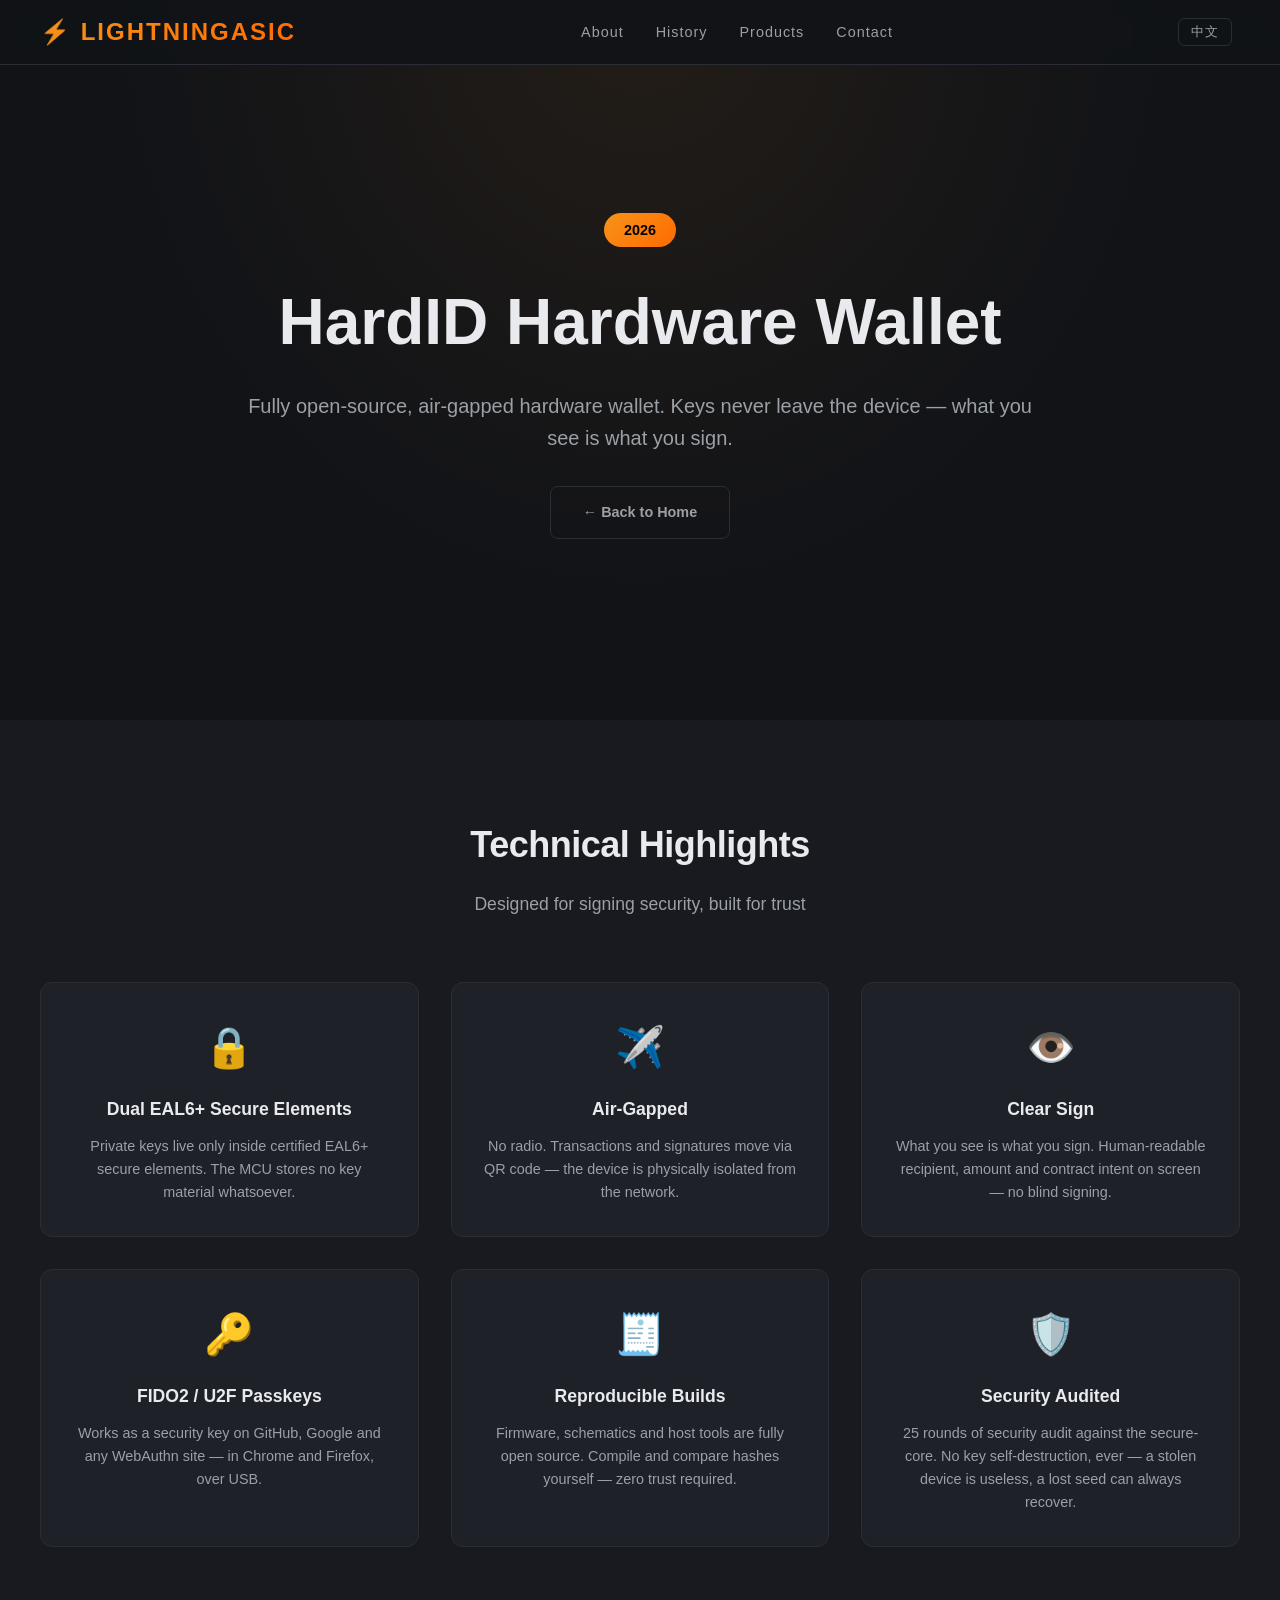
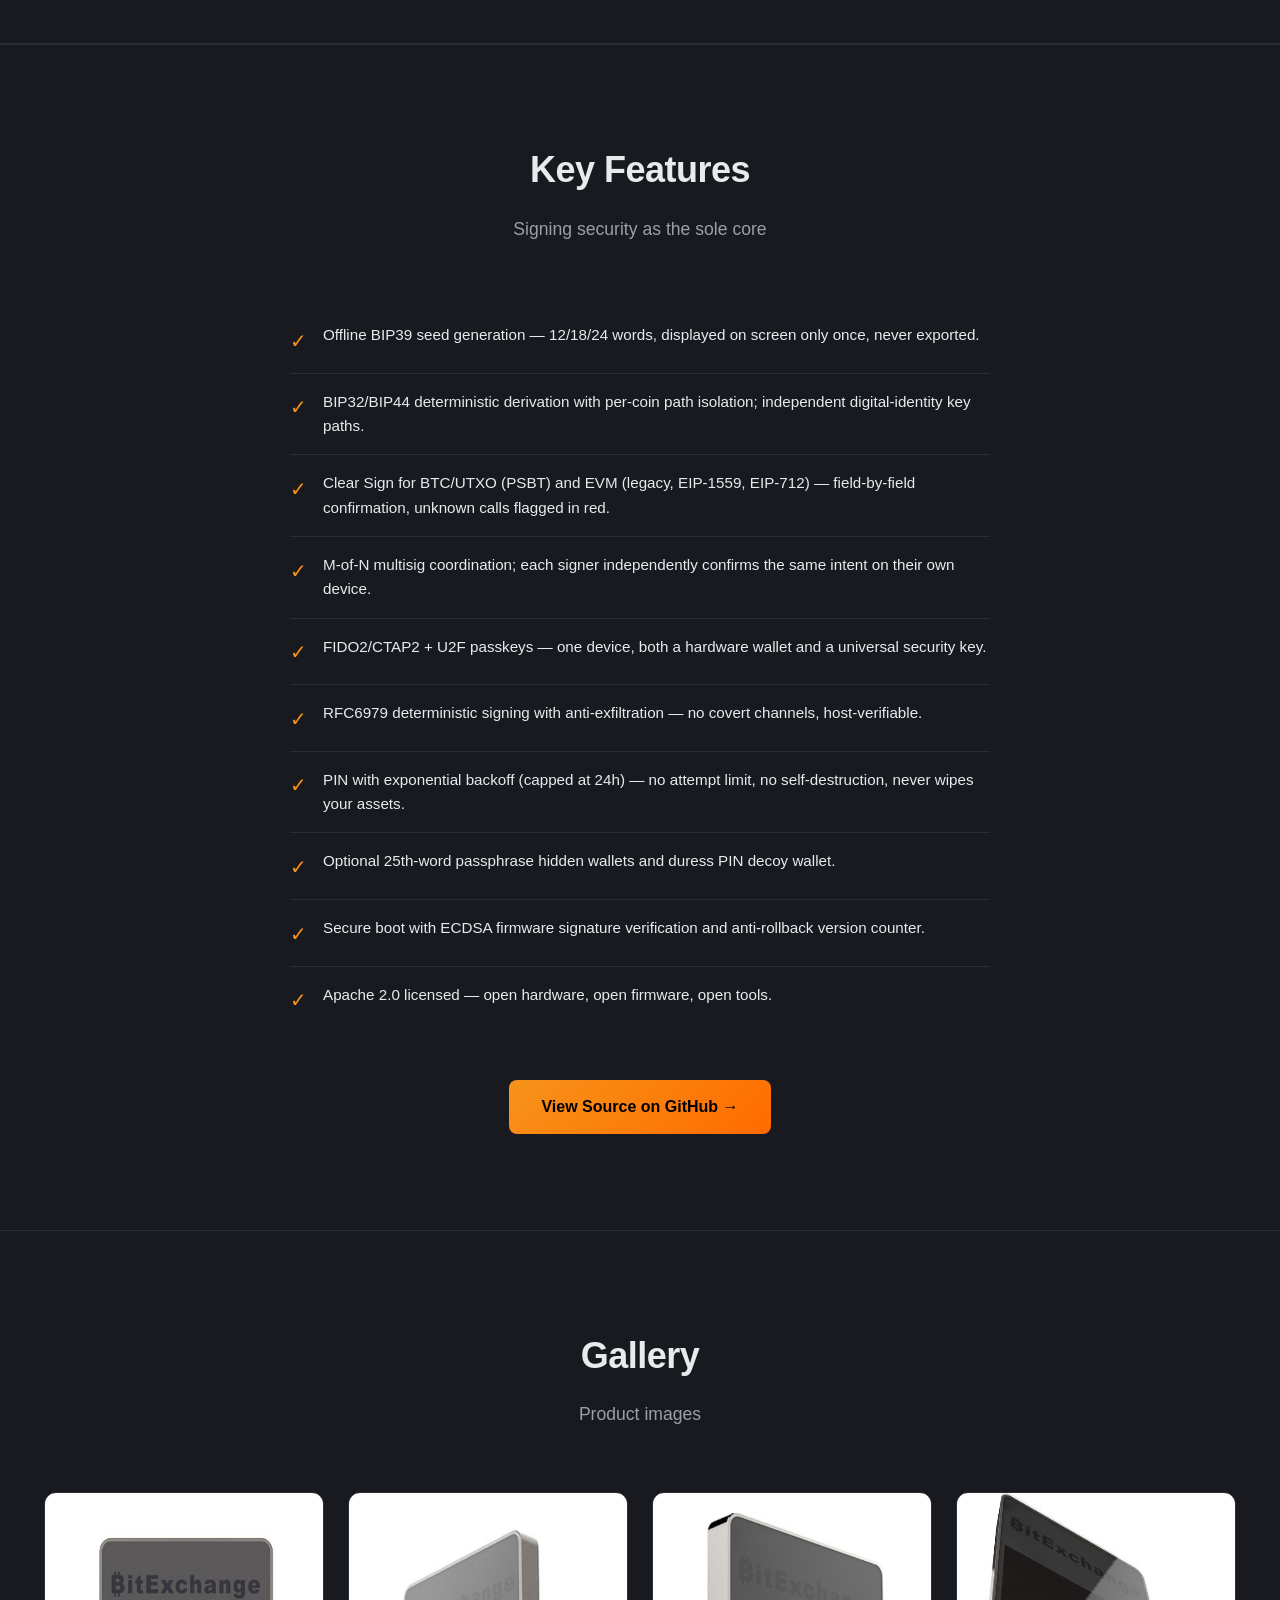
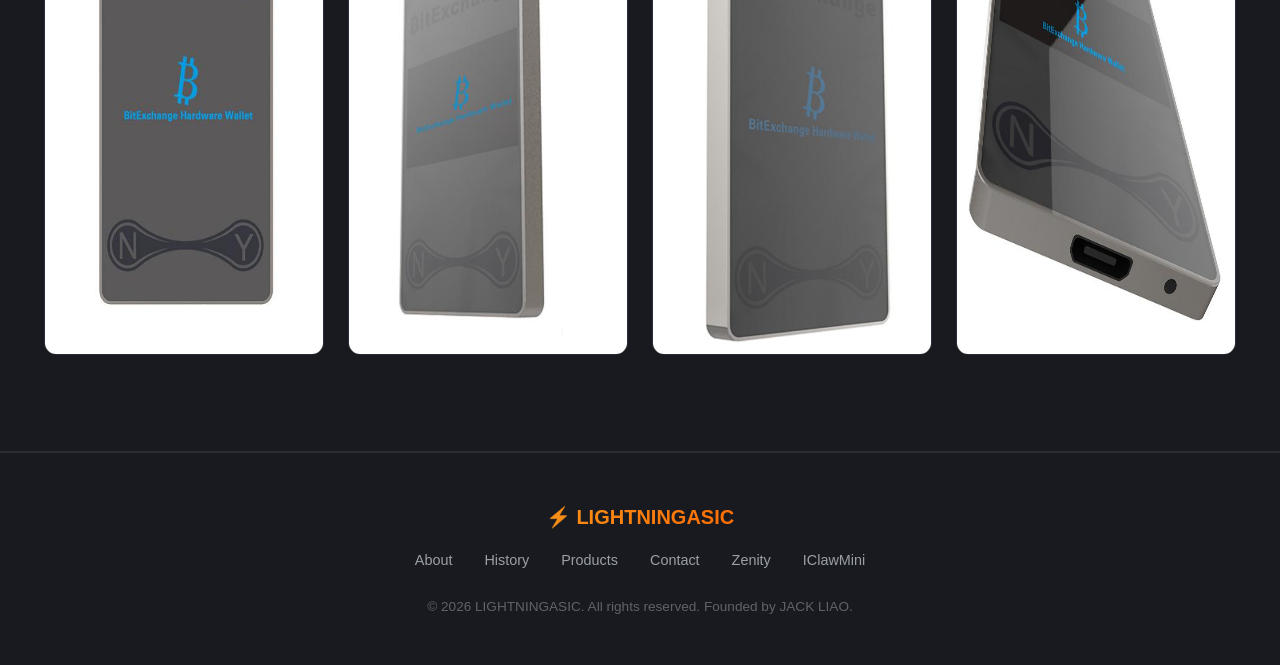
<file: hardid.html>
<!DOCTYPE html>
<html lang="en">
<head>
  <meta charset="UTF-8">
  <meta name="viewport" content="width=device-width, initial-scale=1.0">
  <title data-i18n="page_title">HardID Hardware Wallet - LIGHTNINGASIC</title>
  <meta name="description" content="HardID Hardware Wallet by LIGHTNINGASIC. Fully open-source, air-gapped hardware wallet with dual EAL6+ secure elements. Keys never leave the device. Clear Sign, FIDO2/U2F, reproducible builds.">
  <meta name="keywords" content="HardID, hardware wallet, Bitcoin wallet, cold storage, FIDO2, U2F, security key, passkey, air-gap, LIGHTNINGASIC, open-source wallet, Clear Sign">
  <meta name="robots" content="index, follow">
  <link rel="canonical" href="https://lightningasic.com/hardid.html">
  <meta property="og:title" content="HardID Hardware Wallet - LIGHTNINGASIC">
  <meta property="og:description" content="Fully open-source, air-gapped hardware wallet with dual EAL6+ secure elements. Keys never leave the device. Clear Sign, FIDO2/U2F, reproducible builds.">
  <meta property="og:type" content="product">
  <meta property="og:url" content="https://lightningasic.com/hardid.html">
  <meta property="og:image" content="https://lightningasic.com/pic/hardid-logo.png">
  <meta property="og:site_name" content="LIGHTNINGASIC">
  <meta property="og:locale" content="en_US">
  <meta name="twitter:card" content="summary_large_image">
  <meta name="twitter:title" content="HardID Hardware Wallet - LIGHTNINGASIC">
  <meta name="twitter:description" content="Fully open-source, air-gapped hardware wallet with dual EAL6+ secure elements. Keys never leave the device. Clear Sign, FIDO2/U2F, reproducible builds.">
  <meta name="twitter:image" content="https://lightningasic.com/pic/hardid-logo.png">
  <link rel="stylesheet" href="css/style.css">
  <script type="application/ld+json">
  {
    "@context": "https://schema.org",
    "@type": "Product",
    "name": "HardID Hardware Wallet",
    "url": "https://lightningasic.com/hardid.html",
    "image": "https://lightningasic.com/pic/hardid-logo.png",
    "description": "Fully open-source, air-gapped hardware wallet built around two EAL6+ secure elements. Private keys never leave the device. Clear Sign, FIDO2/U2F passkeys, reproducible builds.",
    "brand": {
      "@type": "Brand",
      "name": "LIGHTNINGASIC"
    },
    "category": "Cryptocurrency Hardware Wallet"
  }
  </script>
  <style>
    .product-detail-hero {
      min-height: 80vh;
      display: flex;
      align-items: center;
      justify-content: center;
      text-align: center;
      padding: 8rem 2rem 4rem;
      background: radial-gradient(ellipse at center top, rgba(247, 147, 26, 0.08) 0%, transparent 60%);
    }
    .product-detail-hero h1 {
      font-size: clamp(2.5rem, 5vw, 4rem);
      font-weight: 800;
      margin-bottom: 1rem;
    }
    .product-detail-hero .subtitle {
      font-size: 1.25rem;
      color: var(--text-secondary);
      margin-bottom: 2rem;
    }
    .product-detail-hero .year-badge {
      display: inline-block;
      background: linear-gradient(135deg, var(--gradient-start), var(--gradient-end));
      color: #000;
      padding: 0.35rem 1.25rem;
      border-radius: 20px;
      font-size: 0.9rem;
      font-weight: 700;
      margin-bottom: 1.5rem;
    }
    .specs-grid {
      display: grid;
      grid-template-columns: repeat(auto-fit, minmax(280px, 1fr));
      gap: 2rem;
      margin-top: 3rem;
    }
    .spec-card {
      background: var(--bg-card);
      border: 1px solid var(--border);
      border-radius: 12px;
      padding: 2rem;
      text-align: center;
      transition: border-color 0.3s, transform 0.3s;
    }
    .spec-card:hover {
      border-color: var(--accent);
      transform: translateY(-4px);
    }
    .spec-card .spec-icon {
      font-size: 2.5rem;
      margin-bottom: 1rem;
    }
    .spec-card h3 {
      font-size: 1.1rem;
      margin-bottom: 0.75rem;
    }
    .spec-card p {
      color: var(--text-secondary);
      font-size: 0.9rem;
    }
    .feature-list {
      max-width: 700px;
      margin: 3rem auto 0;
    }
    .feature-list .feature-item {
      display: flex;
      align-items: flex-start;
      gap: 1rem;
      padding: 1rem 0;
      border-bottom: 1px solid var(--border);
    }
    .feature-list .feature-item:last-child {
      border-bottom: none;
    }
    .feature-item .check {
      color: var(--accent);
      font-size: 1.25rem;
      flex-shrink: 0;
      margin-top: 0.1rem;
    }
    .feature-item div[data-i18n] {
      color: var(--text-primary);
      font-size: 0.95rem;
    }
    .image-gallery {
      display: grid;
      grid-template-columns: repeat(auto-fit, minmax(200px, 1fr));
      gap: 1.5rem;
      margin-top: 3rem;
    }
    .image-gallery {
      display: flex;
      justify-content: center;
      flex-wrap: wrap;
      gap: 1.5rem;
      margin-top: 3rem;
    }
    .image-gallery img {
      max-width: 280px;
      width: 100%;
      border-radius: 12px;
      border: 1px solid var(--border);
      background: var(--bg-card);
    }
    .back-link {
      display: inline-flex;
      align-items: center;
      gap: 0.5rem;
      color: var(--text-secondary);
      text-decoration: none;
      font-size: 0.9rem;
      margin-bottom: 2rem;
      transition: color 0.3s;
    }
    .back-link:hover {
      color: var(--accent);
    }
    @media (max-width: 768px) {
      .product-detail-hero {
        padding: 6rem 1.5rem 3rem;
      }
    }
  </style>
  <link rel="alternate" type="text/markdown" href="hardid.md" title="HARDID" markdown="1">
</head>
<body>
  <nav>
    <div class="nav-container">
      <a href="index.html" class="logo">⚡ LIGHTNINGASIC</a>
      <ul class="nav-links">
        <li><a href="index.html#about" data-i18n="nav_about">About</a></li>
        <li><a href="index.html#history" data-i18n="nav_history">History</a></li>
        <li><a href="index.html#products" data-i18n="nav_products">Products</a></li>
        <li><a href="index.html#contact" data-i18n="nav_contact">Contact</a></li>
      </ul>
      <button class="lang-toggle" data-i18n="lang_toggle" aria-label="Switch language">中文</button>
      <button class="mobile-menu-btn" aria-label="Menu">☰</button>
    </div>
  </nav>

  <section class="product-detail-hero">
    <div class="hero-content fade-in">
      <div class="year-badge">2026</div>
      <h1 data-i18n="hardid_title">HardID Hardware Wallet</h1>
      <p class="subtitle" data-i18n="hardid_subtitle">Fully open-source, air-gapped hardware wallet. Keys never leave the device — what you see is what you sign.</p>
      <a href="index.html" class="btn btn-secondary back-link" data-i18n="back_home">← Back to Home</a>
    </div>
  </section>

  <section class="about" style="border-top: none;">
    <div class="container">
      <div class="section-header fade-in">
        <h2 data-i18n="specs_title">Technical Highlights</h2>
        <p data-i18n="specs_desc">Designed for signing security, built for trust</p>
      </div>
      <div class="specs-grid fade-in">
        <div class="spec-card">
          <div class="spec-icon">🔒</div>
          <h3 data-i18n="spec_se_title">Dual EAL6+ Secure Elements</h3>
          <p data-i18n="spec_se_desc">Private keys live only inside certified EAL6+ secure elements. The MCU stores no key material whatsoever.</p>
        </div>
        <div class="spec-card">
          <div class="spec-icon">✈️</div>
          <h3 data-i18n="spec_airgap_title">Air-Gapped</h3>
          <p data-i18n="spec_airgap_desc">No radio. Transactions and signatures move via QR code — the device is physically isolated from the network.</p>
        </div>
        <div class="spec-card">
          <div class="spec-icon">👁️</div>
          <h3 data-i18n="spec_clearsign_title">Clear Sign</h3>
          <p data-i18n="spec_clearsign_desc">What you see is what you sign. Human-readable recipient, amount and contract intent on screen — no blind signing.</p>
        </div>
        <div class="spec-card">
          <div class="spec-icon">🔑</div>
          <h3 data-i18n="spec_fido_title">FIDO2 / U2F Passkeys</h3>
          <p data-i18n="spec_fido_desc">Works as a security key on GitHub, Google and any WebAuthn site — in Chrome and Firefox, over USB.</p>
        </div>
        <div class="spec-card">
          <div class="spec-icon">🧾</div>
          <h3 data-i18n="spec_repro_title">Reproducible Builds</h3>
          <p data-i18n="spec_repro_desc">Firmware, schematics and host tools are fully open source. Compile and compare hashes yourself — zero trust required.</p>
        </div>
        <div class="spec-card">
          <div class="spec-icon">🛡️</div>
          <h3 data-i18n="spec_audit_title">Security Audited</h3>
          <p data-i18n="spec_audit_desc">25 rounds of security audit against the secure-core. No key self-destruction, ever — a stolen device is useless, a lost seed can always recover.</p>
        </div>
      </div>
    </div>
  </section>

  <section class="products" style="border-top: 1px solid var(--border);">
    <div class="container">
      <div class="section-header fade-in">
        <h2 data-i18n="features_title">Key Features</h2>
        <p data-i18n="features_desc">Signing security as the sole core</p>
      </div>
      <div class="feature-list fade-in">
        <div class="feature-item">
          <div class="check">✓</div>
          <div>
            <div data-i18n="feat1">Offline BIP39 seed generation — 12/18/24 words, displayed on screen only once, never exported.</div>
          </div>
        </div>
        <div class="feature-item">
          <div class="check">✓</div>
          <div>
            <div data-i18n="feat2">BIP32/BIP44 deterministic derivation with per-coin path isolation; independent digital-identity key paths.</div>
          </div>
        </div>
        <div class="feature-item">
          <div class="check">✓</div>
          <div>
            <div data-i18n="feat3">Clear Sign for BTC/UTXO (PSBT) and EVM (legacy, EIP-1559, EIP-712) — field-by-field confirmation, unknown calls flagged in red.</div>
          </div>
        </div>
        <div class="feature-item">
          <div class="check">✓</div>
          <div>
            <div data-i18n="feat4">M-of-N multisig coordination; each signer independently confirms the same intent on their own device.</div>
          </div>
        </div>
        <div class="feature-item">
          <div class="check">✓</div>
          <div>
            <div data-i18n="feat5">FIDO2/CTAP2 + U2F passkeys — one device, both a hardware wallet and a universal security key.</div>
          </div>
        </div>
        <div class="feature-item">
          <div class="check">✓</div>
          <div>
            <div data-i18n="feat6">RFC6979 deterministic signing with anti-exfiltration — no covert channels, host-verifiable.</div>
          </div>
        </div>
        <div class="feature-item">
          <div class="check">✓</div>
          <div>
            <div data-i18n="feat7">PIN with exponential backoff (capped at 24h) — no attempt limit, no self-destruction, never wipes your assets.</div>
          </div>
        </div>
        <div class="feature-item">
          <div class="check">✓</div>
          <div>
            <div data-i18n="feat8">Optional 25th-word passphrase hidden wallets and duress PIN decoy wallet.</div>
          </div>
        </div>
        <div class="feature-item">
          <div class="check">✓</div>
          <div>
            <div data-i18n="feat9">Secure boot with ECDSA firmware signature verification and anti-rollback version counter.</div>
          </div>
        </div>
        <div class="feature-item">
          <div class="check">✓</div>
          <div>
            <div data-i18n="feat10">Apache 2.0 licensed — open hardware, open firmware, open tools.</div>
          </div>
        </div>
      </div>
      <div style="text-align: center; margin-top: 3rem;">
        <a href="https://github.com/lightningasic/HardID" target="_blank" rel="noopener" class="btn btn-primary" data-i18n="github_link">View Source on GitHub →</a>
      </div>
    </div>
  </section>

  <section class="about" style="border-top: 1px solid var(--border);">
    <div class="container">
      <div class="section-header fade-in">
        <h2 data-i18n="gallery_title">Gallery</h2>
        <p data-i18n="gallery_desc">Product images</p>
      </div>
      <div class="image-gallery fade-in">
        <img src="pic/正面.jpg" alt="HardID front view">
        <img src="pic/侧面1.jpg" alt="HardID side view 1">
        <img src="pic/侧面2.jpg" alt="HardID side view 2">
        <img src="pic/底部.jpg" alt="HardID bottom view">
      </div>
    </div>
  </section>

  <footer>
    <div class="footer-content">
      <div class="footer-logo">⚡ LIGHTNINGASIC</div>
      <div class="footer-links">
        <a href="index.html#about" data-i18n="footer_about">About</a>
        <a href="index.html#history" data-i18n="footer_history">History</a>
        <a href="index.html#products" data-i18n="footer_products">Products</a>
        <a href="index.html#contact" data-i18n="footer_contact">Contact</a>
        <a href="https://zenity.top" target="_blank" rel="noopener">Zenity</a>
        <a href="https://iclawmini.com" target="_blank" rel="noopener">IClawMini</a>
      </div>
      <p class="footer-copy" data-i18n="footer_copyright">© 2026 LIGHTNINGASIC. All rights reserved. Founded by JACK LIAO.</p>
    </div>
  </footer>

  <script>
    const translations = {
      en: {
        lang_toggle: '中文',
        page_title: 'HardID Hardware Wallet - LIGHTNINGASIC',
        meta_desc: 'HardID Hardware Wallet by LIGHTNINGASIC. Fully open-source, air-gapped hardware wallet with dual EAL6+ secure elements. Keys never leave the device. Clear Sign, FIDO2/U2F, reproducible builds.',
        og_title: 'HardID Hardware Wallet - LIGHTNINGASIC',
        og_desc: 'Fully open-source, air-gapped hardware wallet with dual EAL6+ secure elements. Keys never leave the device. Clear Sign, FIDO2/U2F, reproducible builds.',
        twitter_title: 'HardID Hardware Wallet - LIGHTNINGASIC',
        twitter_desc: 'Fully open-source, air-gapped hardware wallet. Keys never leave the device. Clear Sign, FIDO2/U2F, reproducible builds.',
        nav_about: 'About',
        nav_history: 'History',
        nav_products: 'Products',
        nav_contact: 'Contact',
        hardid_title: 'HardID Hardware Wallet',
        hardid_subtitle: 'Fully open-source, air-gapped hardware wallet. Keys never leave the device — what you see is what you sign.',
        back_home: '← Back to Home',
        specs_title: 'Technical Highlights',
        specs_desc: 'Designed for signing security, built for trust',
        spec_se_title: 'Dual EAL6+ Secure Elements',
        spec_se_desc: 'Private keys live only inside certified EAL6+ secure elements. The MCU stores no key material whatsoever.',
        spec_airgap_title: 'Air-Gapped',
        spec_airgap_desc: 'No radio. Transactions and signatures move via QR code — the device is physically isolated from the network.',
        spec_clearsign_title: 'Clear Sign',
        spec_clearsign_desc: 'What you see is what you sign. Human-readable recipient, amount and contract intent on screen — no blind signing.',
        spec_fido_title: 'FIDO2 / U2F Passkeys',
        spec_fido_desc: 'Works as a security key on GitHub, Google and any WebAuthn site — in Chrome and Firefox, over USB.',
        spec_repro_title: 'Reproducible Builds',
        spec_repro_desc: 'Firmware, schematics and host tools are fully open source. Compile and compare hashes yourself — zero trust required.',
        spec_audit_title: 'Security Audited',
        spec_audit_desc: '25 rounds of security audit against the secure-core. No key self-destruction, ever — a stolen device is useless, a lost seed can always recover.',
        features_title: 'Key Features',
        features_desc: 'Signing security as the sole core',
        feat1: 'Offline BIP39 seed generation — 12/18/24 words, displayed on screen only once, never exported.',
        feat2: 'BIP32/BIP44 deterministic derivation with per-coin path isolation; independent digital-identity key paths.',
        feat3: 'Clear Sign for BTC/UTXO (PSBT) and EVM (legacy, EIP-1559, EIP-712) — field-by-field confirmation, unknown calls flagged in red.',
        feat4: 'M-of-N multisig coordination; each signer independently confirms the same intent on their own device.',
        feat5: 'FIDO2/CTAP2 + U2F passkeys — one device, both a hardware wallet and a universal security key.',
        feat6: 'RFC6979 deterministic signing with anti-exfiltration — no covert channels, host-verifiable.',
        feat7: 'PIN with exponential backoff (capped at 24h) — no attempt limit, no self-destruction, never wipes your assets.',
        feat8: 'Optional 25th-word passphrase hidden wallets and duress PIN decoy wallet.',
        feat9: 'Secure boot with ECDSA firmware signature verification and anti-rollback version counter.',
        feat10: 'Apache 2.0 licensed — open hardware, open firmware, open tools.',
        github_link: 'View Source on GitHub →',
        gallery_title: 'Gallery',
        gallery_desc: 'Product images',
        footer_about: 'About',
        footer_history: 'History',
        footer_products: 'Products',
        footer_contact: 'Contact',
        footer_copyright: '© 2026 LIGHTNINGASIC. All rights reserved. Founded by JACK LIAO.',
      },
      zh: {
        lang_toggle: 'English',
        page_title: 'HardID 硬件钱包 - LIGHTNINGASIC',
        meta_desc: 'LIGHTNINGASIC 出品的 HardID 硬件钱包。全开源、气隙隔离，双 EAL6+ 安全芯片。私钥永不离开设备。Clear Sign 透明签名、FIDO2/U2F、可复现构建。',
        og_title: 'HardID 硬件钱包 - LIGHTNINGASIC',
        og_desc: '全开源、气隙隔离的硬件钱包，双 EAL6+ 安全芯片。私钥永不离开设备。Clear Sign 透明签名、FIDO2/U2F、可复现构建。',
        twitter_title: 'HardID 硬件钱包 - LIGHTNINGASIC',
        twitter_desc: '全开源、气隙隔离的硬件钱包。私钥永不离开设备。Clear Sign、FIDO2/U2F、可复现构建。',
        nav_about: '介绍',
        nav_history: '历史产品',
        nav_products: '热销产品',
        nav_contact: '联络',
        hardid_title: 'HardID 硬件钱包',
        hardid_subtitle: '全开源、气隙隔离的硬件钱包。私钥永不离开设备——所见即所签。',
        back_home: '← 返回首页',
        specs_title: '技术亮点',
        specs_desc: '为签名安全而生，为信任而造',
        spec_se_title: '双 EAL6+ 安全芯片',
        spec_se_desc: '私钥仅存于通过认证的 EAL6+ 安全芯片内，MCU 不保存任何密钥材料。',
        spec_airgap_title: '气隙隔离',
        spec_airgap_desc: '无任何无线模块。交易与签名通过二维码传输，设备与网络物理隔离。',
        spec_clearsign_title: 'Clear Sign 透明签名',
        spec_clearsign_desc: '所见即所签。屏幕显示人类可读的收款方、金额与合约意图，杜绝盲签。',
        spec_fido_title: 'FIDO2 / U2F 通行密钥',
        spec_fido_desc: '可作为 GitHub、Google 及一切 WebAuthn 网站的安全密钥，Chrome 与 Firefox 下通过 USB 使用。',
        spec_repro_title: '可复现构建',
        spec_repro_desc: '固件、原理图与主机工具全部开源。你可自行编译比对哈希，零信任。',
        spec_audit_title: '安全审计',
        spec_audit_desc: '针对安全核心进行 25 轮安全审计。绝无密钥自毁机制——被偷的设备毫无用处，丢失种子词永远可恢复资产。',
        features_title: '核心特点',
        features_desc: '签名安全是唯一核心',
        feat1: '离线 BIP39 种子生成——12/18/24 个词，仅在屏幕上显示一次，绝无导出。',
        feat2: 'BIP32/BIP44 确定性派生，按币种隔离路径；独立数字身份密钥路径。',
        feat3: 'BTC/UTXO（PSBT）与 EVM（legacy、EIP-1559、EIP-712）Clear Sign 透明签名，逐字段确认，未知调用红色警示。',
        feat4: 'M-of-N 多签协作，每个签名人在自己的设备上独立确认同一意图。',
        feat5: 'FIDO2/CTAP2 + U2F 通行密钥——一台设备，既是硬件钱包，又是通用安全密钥。',
        feat6: 'RFC6979 确定性签名 + 防渗出，无隐蔽信道，主机可验证。',
        feat7: 'PIN 指数退避（上限 24 小时）——无尝试次数上限、无自毁机制，永不抹除资产。',
        feat8: '可选第 25 个词口令隐藏钱包，以及胁迫 PIN 诱饵钱包。',
        feat9: '安全启动，ECDSA 固件签名验证 + 防回滚版本计数器。',
        feat10: 'Apache 2.0 开源——开源硬件、开源固件、开源工具。',
        github_link: '在 GitHub 查看源码 →',
        gallery_title: '产品图集',
        gallery_desc: '产品实物照片',
        footer_about: '介绍',
        footer_history: '历史产品',
        footer_products: '热销产品',
        footer_contact: '联络',
        footer_copyright: '© 2026 LIGHTNINGASIC. All rights reserved. Founded by JACK LIAO.',
      }
    };

    let currentLang = 'en';

    function setLanguage(lang) {
      currentLang = lang;
      const t = translations[lang];
      document.documentElement.lang = lang;
      document.title = t.page_title;
      document.querySelectorAll('[data-i18n]').forEach(el => {
        const key = el.dataset.i18n;
        if (t[key] !== undefined) {
          if (el.tagName === 'INPUT' || el.tagName === 'TEXTAREA') {
            el.value = t[key];
          } else {
            el.textContent = t[key];
          }
        }
      });

      const metaDesc = document.querySelector('meta[name="description"]');
      if (metaDesc && t.meta_desc) metaDesc.setAttribute('content', t.meta_desc);
      const ogTitle = document.querySelector('meta[property="og:title"]');
      if (ogTitle && t.og_title) ogTitle.setAttribute('content', t.og_title);
      const ogDesc = document.querySelector('meta[property="og:description"]');
      if (ogDesc && t.og_desc) ogDesc.setAttribute('content', t.og_desc);
      const twTitle = document.querySelector('meta[name="twitter:title"]');
      if (twTitle && t.twitter_title) twTitle.setAttribute('content', t.twitter_title);
      const twDesc = document.querySelector('meta[name="twitter:description"]');
      if (twDesc && t.twitter_desc) twDesc.setAttribute('content', t.twitter_desc);
      const ogLocale = document.querySelector('meta[property="og:locale"]');
      if (ogLocale) ogLocale.setAttribute('content', lang === 'en' ? 'en_US' : 'zh_CN');

      localStorage.setItem('lang', lang);
    }

    function toggleLanguage() {
      setLanguage(currentLang === 'en' ? 'zh' : 'en');
    }

    document.addEventListener('DOMContentLoaded', () => {
      const savedLang = localStorage.getItem('lang') || 'en';
      setLanguage(savedLang);

      document.querySelector('.lang-toggle').addEventListener('click', toggleLanguage);

      const menuBtn = document.querySelector('.mobile-menu-btn');
      const navLinks = document.querySelector('.nav-links');
      menuBtn.addEventListener('click', () => {
        navLinks.classList.toggle('active');
        menuBtn.textContent = navLinks.classList.contains('active') ? '×' : '☰';
      });
      document.querySelectorAll('.nav-links a').forEach(link => {
        link.addEventListener('click', () => {
          navLinks.classList.remove('active');
          menuBtn.textContent = '☰';
        });
      });

      const observer = new IntersectionObserver((entries) => {
        entries.forEach(entry => {
          if (entry.isIntersecting) {
            entry.target.classList.add('visible');
          }
        });
      }, { threshold: 0.1 });
      document.querySelectorAll('.fade-in').forEach(el => observer.observe(el));
    });
  </script>
</body>
</html>
</file>
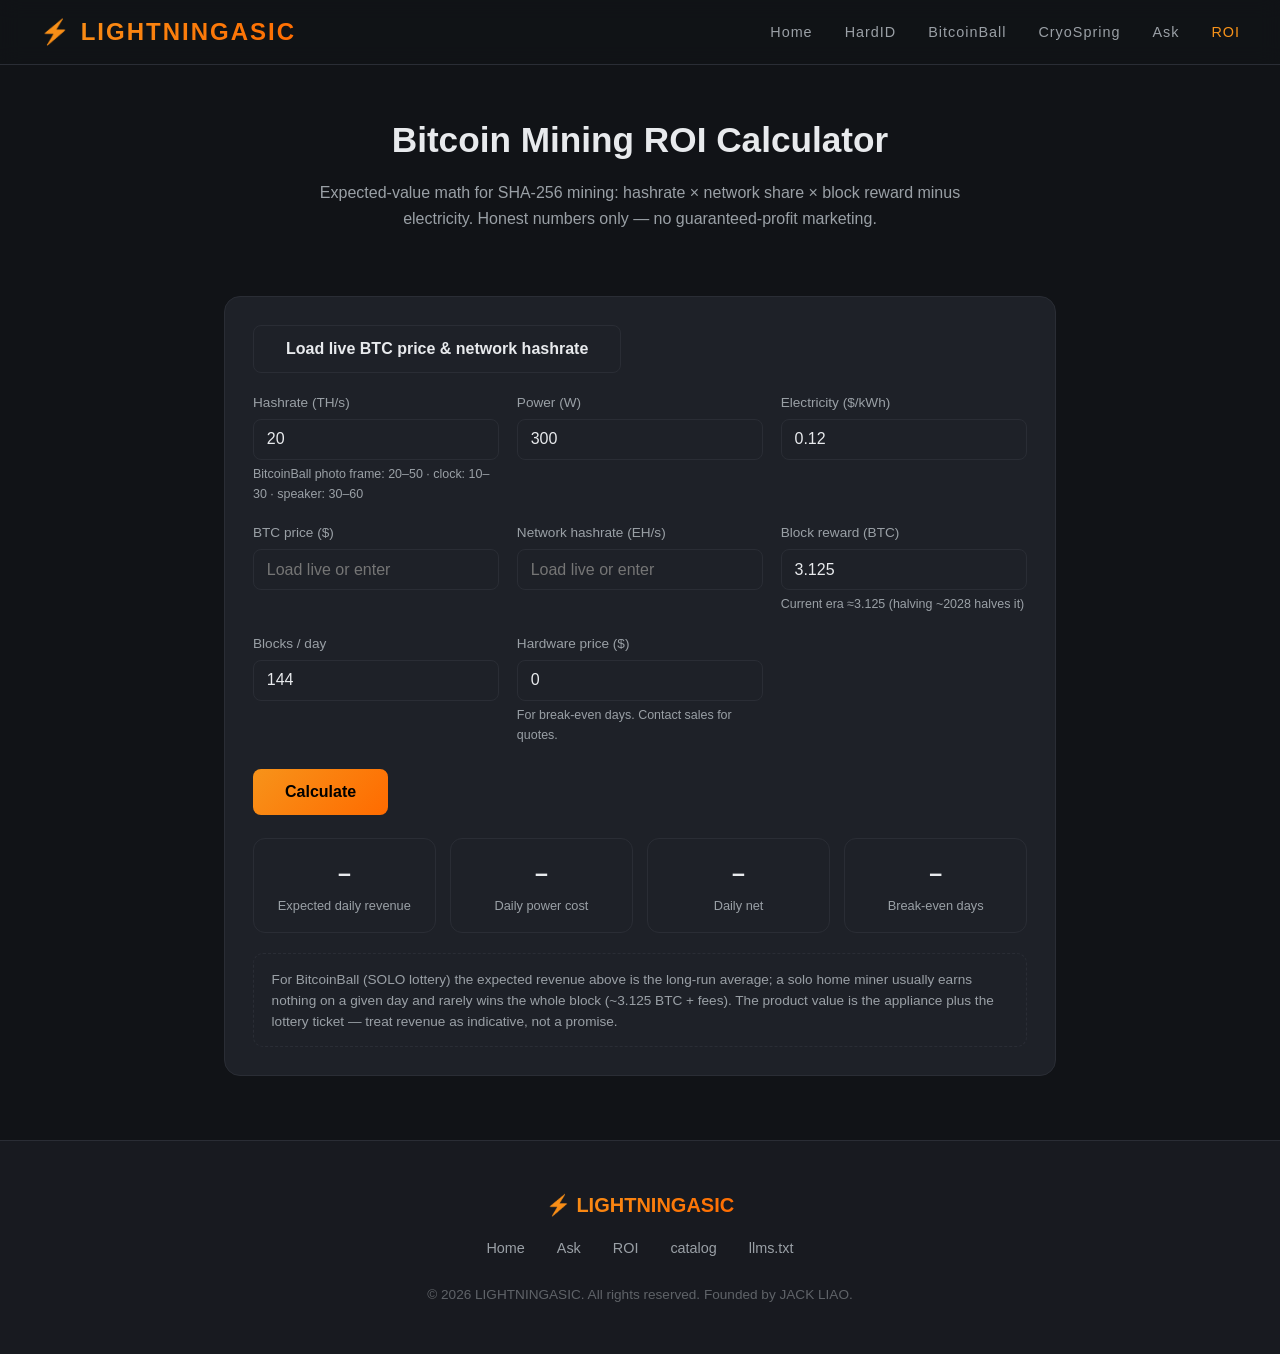
<file: roi.html>
<!DOCTYPE html>
<html lang="en">
<head>
  <meta charset="UTF-8">
  <meta name="viewport" content="width=device-width, initial-scale=1.0">
  <title>Bitcoin Mining ROI Calculator — LIGHTNINGASIC</title>
  <meta name="description" content="Estimate daily revenue, power cost, net income and break-even days for a SHA-256 miner based on hashrate, power, electricity price and BTC price. Honest expected-value math, live price option.">
  <meta name="robots" content="index, follow">
  <link rel="canonical" href="https://lightningasic.com/roi.html">
  <meta property="og:title" content="Bitcoin Mining ROI Calculator">
  <meta property="og:description" content="Estimate daily revenue, power cost, net income and break-even for SHA-256 mining hardware.">
  <meta property="og:type" content="website">
  <meta property="og:url" content="https://lightningasic.com/roi.html">
  <link rel="alternate" type="text/markdown" href="roi.md" title="ROI Calculator">
  <link rel="stylesheet" href="css/style.css">
  <style>
    .roi-hero { padding: 7rem 1.5rem 2rem; text-align: center; max-width: 880px; margin: 0 auto; }
    .roi-hero h1 { font-size: 2.2rem; margin-bottom: 0.75rem; }
    .roi-hero p { color: var(--text-secondary); max-width: 680px; margin: 0 auto; }
    .roi-wrap { max-width: 880px; margin: 2rem auto 4rem; padding: 0 1.5rem; }
    .roi-form { background: var(--bg-card); border: 1px solid var(--border); border-radius: 16px; padding: 1.75rem; }
    .grid { display: grid; grid-template-columns: repeat(auto-fit, minmax(220px, 1fr)); gap: 1.1rem; margin-bottom: 1.5rem; }
    .field label { display: block; font-size: 0.85rem; color: var(--text-secondary); margin-bottom: 0.35rem; }
    .field input { width: 100%; padding: 0.65rem 0.8rem; border-radius: 8px; border: 1px solid var(--border); background: var(--bg); color: var(--text-primary); font-size: 1rem; }
    .hint { font-size: 0.78rem; color: var(--text-secondary); margin-top: 0.3rem; }
    .roi-out { display: grid; grid-template-columns: repeat(auto-fit, minmax(150px, 1fr)); gap: 0.9rem; margin-top: 1.4rem; }
    .metric { background: var(--bg); border: 1px solid var(--border); border-radius: 12px; padding: 1rem 1.2rem; text-align: center; }
    .metric .val { font-size: 1.45rem; font-weight: 700; }
    .metric .lbl { font-size: 0.8rem; color: var(--text-secondary); margin-top: 0.25rem; }
    .metric .val.pos { color: var(--accent); } .metric .val.neg { color: #ff6b6b; }
    .note-box { margin-top: 1.25rem; font-size: 0.85rem; color: var(--text-secondary); background: var(--bg); border: 1px dashed var(--border); border-radius: 10px; padding: 0.9rem 1.1rem; line-height: 1.55; }
  </style>
</head>
<body>
  <nav>
    <div class="nav-container">
      <a href="index.html" class="logo">⚡ LIGHTNINGASIC</a>
      <ul class="nav-links">
        <li><a href="index.html">Home</a></li>
        <li><a href="hardid.html">HardID</a></li>
        <li><a href="bitcoinball.html">BitcoinBall</a></li>
        <li><a href="cryospring.html">CryoSpring</a></li>
        <li><a href="ask.html">Ask</a></li>
        <li><a href="roi.html" style="color: var(--accent);">ROI</a></li>
      </ul>
    </div>
  </nav>

  <section class="roi-hero">
    <h1>Bitcoin Mining ROI Calculator</h1>
    <p>Expected-value math for SHA-256 mining: hashrate × network share × block reward minus electricity. Honest numbers only — no guaranteed-profit marketing.</p>
  </section>

  <div class="roi-wrap">
    <div class="roi-form">
      <button class="btn btn-secondary" id="live" onclick="loadLive()">Load live BTC price & network hashrate</button>
      <div class="grid" style="margin-top:1.2rem;">
        <div class="field"><label>Hashrate (TH/s)</label><input id="h" type="number" value="20" min="0" step="1"><div class="hint">BitcoinBall photo frame: 20–50 · clock: 10–30 · speaker: 30–60</div></div>
        <div class="field"><label>Power (W)</label><input id="p" type="number" value="300" min="0" step="10"></div>
        <div class="field"><label>Electricity ($/kWh)</label><input id="elec" type="number" value="0.12" min="0" step="0.01"></div>
        <div class="field"><label>BTC price ($)</label><input id="btc" type="number" value="" min="0" step="100" placeholder="Load live or enter"></div>
        <div class="field"><label>Network hashrate (EH/s)</label><input id="net" type="number" value="" min="0" step="10" placeholder="Load live or enter"></div>
        <div class="field"><label>Block reward (BTC)</label><input id="rew" type="number" value="3.125" min="0" step="0.125"><div class="hint">Current era ≈3.125 (halving ~2028 halves it)</div></div>
        <div class="field"><label>Blocks / day</label><input id="bpd" type="number" value="144" min="0" step="1"></div>
        <div class="field"><label>Hardware price ($)</label><input id="price" type="number" value="0" min="0" step="50"><div class="hint">For break-even days. Contact sales for quotes.</div></div>
      </div>
      <button class="btn btn-primary" onclick="calc()">Calculate</button>
      <div class="roi-out" id="out">
        <div class="metric"><div class="val" id="m_rev">–</div><div class="lbl">Expected daily revenue</div></div>
        <div class="metric"><div class="val" id="m_pow">–</div><div class="lbl">Daily power cost</div></div>
        <div class="metric"><div class="val" id="m_net">–</div><div class="lbl">Daily net</div></div>
        <div class="metric"><div class="val" id="m_roe">–</div><div class="lbl">Break-even days</div></div>
      </div>
      <div class="note-box" id="note">
        For BitcoinBall (SOLO lottery) the expected revenue above is the long-run average;
        a solo home miner usually earns nothing on a given day and rarely wins the whole
        block (~3.125 BTC + fees). The product value is the appliance plus the lottery ticket —
        treat revenue as indicative, not a promise.
      </div>
    </div>
  </div>

  <footer>
    <div class="footer-content">
      <div class="footer-logo">⚡ LIGHTNINGASIC</div>
      <div class="footer-links">
        <a href="index.html">Home</a>
        <a href="ask.html">Ask</a>
        <a href="roi.html">ROI</a>
        <a href="api/miners.json">catalog</a>
        <a href="llms.txt">llms.txt</a>
      </div>
      <p class="footer-copy">© 2026 LIGHTNINGASIC. All rights reserved. Founded by JACK LIAO.</p>
    </div>
  </footer>
  <script src="js/roi.js?v=1"></script>
</body>
</html>
</file>
<file: css/style.css>
* {
  margin: 0;
  padding: 0;
  box-sizing: border-box;
}

:root {
  --bg-primary: #111317;
  --bg-secondary: #181a20;
  --bg-card: #1e2128;
  --text-primary: #e8eaed;
  --text-secondary: #9aa0a6;
  --text-muted: #5f6368;
  --accent: #f7931a;
  --accent-hover: #e8850f;
  --border: #2a2d35;
  --gradient-start: #f7931a;
  --gradient-end: #ff6b00;
}

html {
  scroll-behavior: smooth;
}

body {
  font-family: -apple-system, BlinkMacSystemFont, 'Segoe UI', Roboto, 'Helvetica Neue', Arial, sans-serif;
  background: var(--bg-primary);
  color: var(--text-primary);
  line-height: 1.6;
  -webkit-font-smoothing: antialiased;
  text-rendering: optimizeLegibility;
  overflow-x: hidden;
}

/* Navigation */
nav {
  position: fixed;
  top: 0;
  left: 0;
  right: 0;
  z-index: 1000;
  background: rgba(17, 19, 23, 0.95);
  backdrop-filter: blur(10px);
  border-bottom: 1px solid var(--border);
  padding: 0 2rem;
}

.nav-container {
  max-width: 1200px;
  margin: 0 auto;
  display: flex;
  justify-content: space-between;
  align-items: center;
  height: 64px;
}

.logo {
  font-size: 1.5rem;
  font-weight: 700;
  background: linear-gradient(135deg, var(--gradient-start), var(--gradient-end));
  -webkit-background-clip: text;
  -webkit-text-fill-color: transparent;
  background-clip: text;
  text-decoration: none;
  letter-spacing: 2px;
}

.nav-links {
  display: flex;
  gap: 2rem;
  list-style: none;
}

.nav-links a {
  color: var(--text-secondary);
  text-decoration: none;
  font-size: 0.9rem;
  font-weight: 500;
  transition: color 0.25s cubic-bezier(0.22, 1, 0.36, 1);
  letter-spacing: 1px;
}

.nav-links a:hover {
  color: var(--accent);
}

.lang-toggle {
  background: transparent;
  border: 1px solid var(--border);
  color: var(--text-secondary);
  padding: 0.3rem 0.75rem;
  border-radius: 6px;
  font-size: 0.8rem;
  font-weight: 500;
  cursor: pointer;
  transition: all 0.3s cubic-bezier(0.22, 1, 0.36, 1);
  letter-spacing: 1px;
  margin-right: 0.5rem;
}

.lang-toggle:hover {
  border-color: var(--accent);
  color: var(--accent);
}

.mobile-menu-btn {
  display: none;
  background: none;
  border: none;
  color: var(--text-primary);
  font-size: 1.5rem;
  cursor: pointer;
}

/* Hero Section */
.hero {
  min-height: 100vh;
  display: flex;
  align-items: center;
  justify-content: center;
  text-align: center;
  padding: 6rem 2rem 4rem;
  background: radial-gradient(ellipse at center top, rgba(247, 147, 26, 0.08) 0%, transparent 60%);
}

.hero-content {
  max-width: 800px;
}

.hero h1 {
  font-size: clamp(2.5rem, 6vw, 4.5rem);
  font-weight: 800;
  line-height: 1.1;
  margin-bottom: 1.5rem;
  letter-spacing: -1px;
}

.hero h1 span {
  background: linear-gradient(135deg, var(--gradient-start), var(--gradient-end));
  -webkit-background-clip: text;
  -webkit-text-fill-color: transparent;
  background-clip: text;
}

.hero p {
  font-size: 1.25rem;
  color: var(--text-secondary);
  margin-bottom: 2.5rem;
  max-width: 600px;
  margin-left: auto;
  margin-right: auto;
}

.hero-btns {
  display: flex;
  gap: 1rem;
  justify-content: center;
  flex-wrap: wrap;
}

.btn {
  display: inline-block;
  padding: 0.875rem 2rem;
  border-radius: 8px;
  font-size: 1rem;
  font-weight: 600;
  text-decoration: none;
  transition: all 0.3s cubic-bezier(0.22, 1, 0.36, 1);
  cursor: pointer;
  border: none;
}

.btn-primary {
  background: linear-gradient(135deg, var(--gradient-start), var(--gradient-end));
  color: #000;
}

.btn-primary:hover {
  transform: translateY(-2px);
  box-shadow: 0 8px 24px rgba(247, 147, 26, 0.3);
}

.btn-secondary {
  background: transparent;
  color: var(--text-primary);
  border: 1px solid var(--border);
}

.btn-secondary:hover {
  border-color: var(--accent);
  color: var(--accent);
}

/* Section Common */
section {
  padding: 6rem 2rem;
}

.container {
  max-width: 1200px;
  margin: 0 auto;
}

.section-header {
  text-align: center;
  margin-bottom: 4rem;
}

.section-header h2 {
  font-size: 2.25rem;
  font-weight: 700;
  margin-bottom: 1rem;
  letter-spacing: -0.5px;
}

.section-header p {
  color: var(--text-secondary);
  font-size: 1.1rem;
  max-width: 600px;
  margin: 0 auto;
}

/* About Section */
.about {
  background: var(--bg-secondary);
  border-top: 1px solid var(--border);
  border-bottom: 1px solid var(--border);
}

.about-grid {
  display: grid;
  grid-template-columns: repeat(auto-fit, minmax(280px, 1fr));
  gap: 2rem;
}

.about-card {
  background: var(--bg-card);
  border: 1px solid var(--border);
  border-radius: 12px;
  padding: 2rem;
  transition: transform 0.3s cubic-bezier(0.22, 1, 0.36, 1), border-color 0.3s;
}

.about-card:hover {
  transform: translateY(-4px);
  border-color: var(--accent);
}

.about-icon {
  font-size: 2.5rem;
  margin-bottom: 1rem;
}

.about-card h3 {
  font-size: 1.25rem;
  margin-bottom: 0.75rem;
  color: var(--text-primary);
}

.about-card p {
  color: var(--text-secondary);
  font-size: 0.95rem;
}

/* Timeline */
.history {
  background: var(--bg-primary);
}

.timeline {
  position: relative;
  max-width: 800px;
  margin: 0 auto;
}

.timeline::before {
  content: '';
  position: absolute;
  left: 50%;
  transform: translateX(-50%);
  width: 2px;
  height: 100%;
  background: var(--border);
}

.timeline-item {
  display: flex;
  justify-content: flex-end;
  padding-right: calc(50% + 2rem);
  position: relative;
  margin-bottom: 3rem;
}

.timeline-item:nth-child(even) {
  justify-content: flex-start;
  padding-right: 0;
  padding-left: calc(50% + 2rem);
}

.timeline-dot {
  position: absolute;
  left: 50%;
  transform: translateX(-50%);
  width: 16px;
  height: 16px;
  border-radius: 50%;
  background: var(--accent);
  border: 3px solid var(--bg-primary);
}

.timeline-content {
  background: var(--bg-card);
  border: 1px solid var(--border);
  border-radius: 12px;
  padding: 1.5rem;
  max-width: 350px;
}

.timeline-content h3 {
  color: var(--accent);
  font-size: 1.1rem;
  margin-bottom: 0.5rem;
}

.timeline-content h4 {
  font-size: 1rem;
  margin-bottom: 0.5rem;
}

.timeline-content p {
  color: var(--text-secondary);
  font-size: 0.9rem;
}

/* Products */
.products {
  background: var(--bg-secondary);
  border-top: 1px solid var(--border);
}

.product-grid {
  display: grid;
  grid-template-columns: repeat(auto-fit, minmax(280px, 1fr));
  gap: 2rem;
}

.product-card {
  background: var(--bg-card);
  border: 1px solid var(--border);
  border-radius: 16px;
  padding: 2rem;
  transition: all 0.3s cubic-bezier(0.22, 1, 0.36, 1);
  display: flex;
  flex-direction: column;
}

.product-card:hover {
  transform: translateY(-8px);
  border-color: var(--accent);
  box-shadow: 0 12px 40px rgba(247, 147, 26, 0.1);
}

.product-badge {
  display: inline-block;
  background: linear-gradient(135deg, var(--gradient-start), var(--gradient-end));
  color: #000;
  padding: 0.25rem 0.75rem;
  border-radius: 20px;
  font-size: 0.75rem;
  font-weight: 600;
  margin-bottom: 1rem;
  width: fit-content;
}

.product-card h3 {
  font-size: 1.5rem;
  margin-bottom: 0.75rem;
}

.product-logo {
  width: 48px;
  height: 48px;
  border-radius: 12px;
  margin-bottom: 1rem;
  display: block;
  box-shadow: 0 8px 24px rgba(0, 0, 0, 0.35);
}

.product-card > p {
  color: var(--text-secondary);
  font-size: 0.95rem;
  margin-bottom: 1.5rem;
  flex-grow: 1;
}

.product-features {
  list-style: none;
  margin-bottom: 1.5rem;
}

.product-features li {
  color: var(--text-secondary);
  font-size: 0.9rem;
  padding: 0.35rem 0;
  padding-left: 1.25rem;
  position: relative;
}

.product-features li::before {
  content: '';
  position: absolute;
  left: 0;
  top: 0.6rem;
  width: 6px;
  height: 6px;
  border-radius: 50%;
  background: var(--accent);
}

.product-link {
  color: var(--accent);
  text-decoration: none;
  font-weight: 600;
  font-size: 0.95rem;
  display: inline-flex;
  align-items: center;
  gap: 0.5rem;
  transition: gap 0.3s;
}

.product-link:hover {
  gap: 0.75rem;
}

/* Contact */
.contact {
  background: var(--bg-primary);
}

.contact-grid {
  display: grid;
  grid-template-columns: repeat(auto-fit, minmax(300px, 1fr));
  gap: 3rem;
}

.contact-info h3 {
  font-size: 1.5rem;
  margin-bottom: 1rem;
}

.contact-info p {
  color: var(--text-secondary);
  margin-bottom: 2rem;
}

.contact-item {
  display: flex;
  align-items: center;
  gap: 1rem;
  margin-bottom: 1.25rem;
}

.contact-icon {
  width: 48px;
  height: 48px;
  background: var(--bg-card);
  border: 1px solid var(--border);
  border-radius: 12px;
  display: flex;
  align-items: center;
  justify-content: center;
  font-size: 1.25rem;
}

.contact-item-text h4 {
  font-size: 0.95rem;
  margin-bottom: 0.25rem;
}

.contact-item-text p {
  color: var(--text-secondary);
  font-size: 0.9rem;
  margin: 0;
}

.contact-form {
  background: var(--bg-card);
  border: 1px solid var(--border);
  border-radius: 16px;
  padding: 2rem;
}

.form-group {
  margin-bottom: 1.25rem;
}

.form-group label {
  display: block;
  font-size: 0.9rem;
  font-weight: 500;
  margin-bottom: 0.5rem;
  color: var(--text-secondary);
}

.form-group input,
.form-group textarea {
  width: 100%;
  padding: 0.75rem 1rem;
  background: var(--bg-primary);
  border: 1px solid var(--border);
  border-radius: 8px;
  color: var(--text-primary);
  font-size: 1rem;
  font-family: inherit;
  transition: border-color 0.3s;
}

.form-group input:focus,
.form-group textarea:focus {
  outline: none;
  border-color: var(--accent);
}

.form-group textarea {
  resize: vertical;
  min-height: 120px;
}

/* Footer */
footer {
  background: var(--bg-secondary);
  border-top: 1px solid var(--border);
  padding: 3rem 2rem;
  text-align: center;
}

.footer-content {
  max-width: 1200px;
  margin: 0 auto;
}

.footer-logo {
  font-size: 1.25rem;
  font-weight: 700;
  background: linear-gradient(135deg, var(--gradient-start), var(--gradient-end));
  -webkit-background-clip: text;
  -webkit-text-fill-color: transparent;
  background-clip: text;
  margin-bottom: 1rem;
  display: inline-block;
}

.footer-links {
  display: flex;
  justify-content: center;
  gap: 2rem;
  flex-wrap: wrap;
  margin-bottom: 1.5rem;
}

.footer-links a {
  color: var(--text-secondary);
  text-decoration: none;
  font-size: 0.9rem;
  transition: color 0.25s cubic-bezier(0.22, 1, 0.36, 1);
}

.footer-links a:hover {
  color: var(--accent);
}

.footer-copy {
  color: var(--text-muted);
  font-size: 0.85rem;
}

/* Responsive */
@media (max-width: 768px) {
  .nav-links {
    display: none;
    position: absolute;
    top: 64px;
    left: 0;
    right: 0;
    background: var(--bg-secondary);
    flex-direction: column;
    padding: 1rem 2rem 2rem;
    gap: 1rem;
    border-bottom: 1px solid var(--border);
  }

  .nav-links.active {
    display: flex;
  }

  .mobile-menu-btn {
    display: block;
  }

  .timeline::before {
    left: 0;
  }

  .timeline-item,
  .timeline-item:nth-child(even) {
    padding-left: 2rem;
    padding-right: 0;
    justify-content: flex-start;
  }

  .timeline-dot {
    left: 0;
  }

  .timeline-content {
    max-width: 100%;
  }

  .hero h1 {
    font-size: 2.5rem;
  }

  .hero p {
    font-size: 1.1rem;
  }
}

/* Animations */
@keyframes fadeInUp {
  from {
    opacity: 0;
    transform: translateY(30px);
  }
  to {
    opacity: 1;
    transform: translateY(0);
  }
}

.animate-in {
  animation: fadeInUp 0.6s ease-out forwards;
}

.fade-in {
  opacity: 0;
}

.fade-in.visible {
  animation: fadeInUp 0.6s ease-out forwards;
}

::selection {
  background: var(--accent, #f7931a);
  color: #fff;
}

@media (prefers-reduced-motion: reduce) {
  html { scroll-behavior: auto; }
  *, *::before, *::after {
    animation-duration: 0.01ms !important;
    animation-iteration-count: 1 !important;
    transition-duration: 0.01ms !important;
  }
}
</file>
